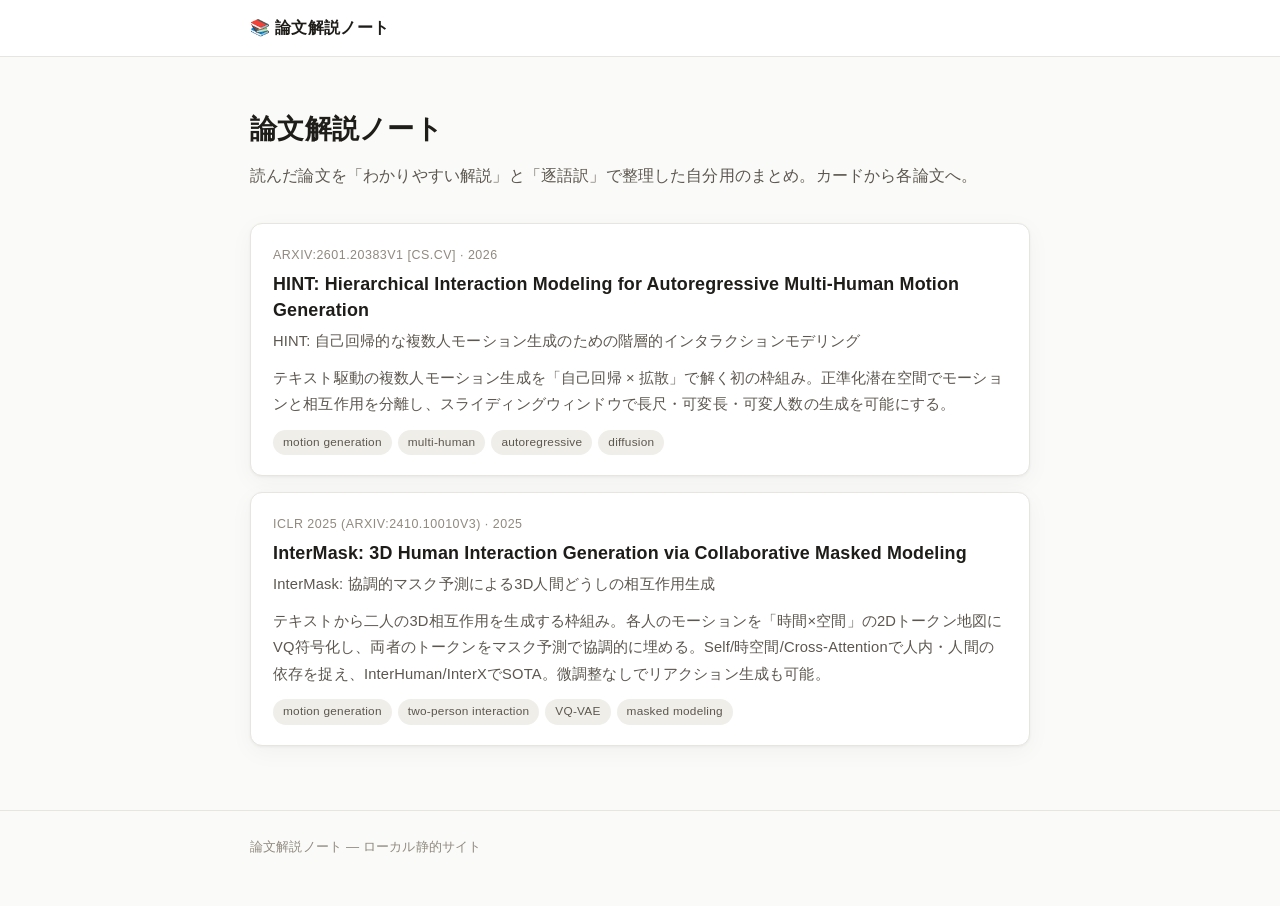
<file: index.html>
<!DOCTYPE html>
<html lang="ja">
<head>
  <meta charset="utf-8">
  <meta name="viewport" content="width=device-width, initial-scale=1">
  <title>論文解説ノート</title>
  <link rel="stylesheet" href="assets/style.css">
</head>
<body>
  <header class="site-header">
    <div class="wrap">
      <a class="home" href="index.html">📚 論文解説ノート</a>
    </div>
  </header>

  <main class="wrap">
    <section class="hero">
      <h1>論文解説ノート</h1>
      <p>読んだ論文を「わかりやすい解説」と「逐語訳」で整理した自分用のまとめ。カードから各論文へ。</p>
    </section>

    <div id="paper-list" class="paper-list"><!-- papers.js から自動生成 --></div>
  </main>

  <footer class="site-footer">
    <div class="wrap">論文解説ノート — ローカル静的サイト</div>
  </footer>

  <script src="assets/papers.js"></script>
  <script src="assets/site.js"></script>
</body>
</html>
</file>
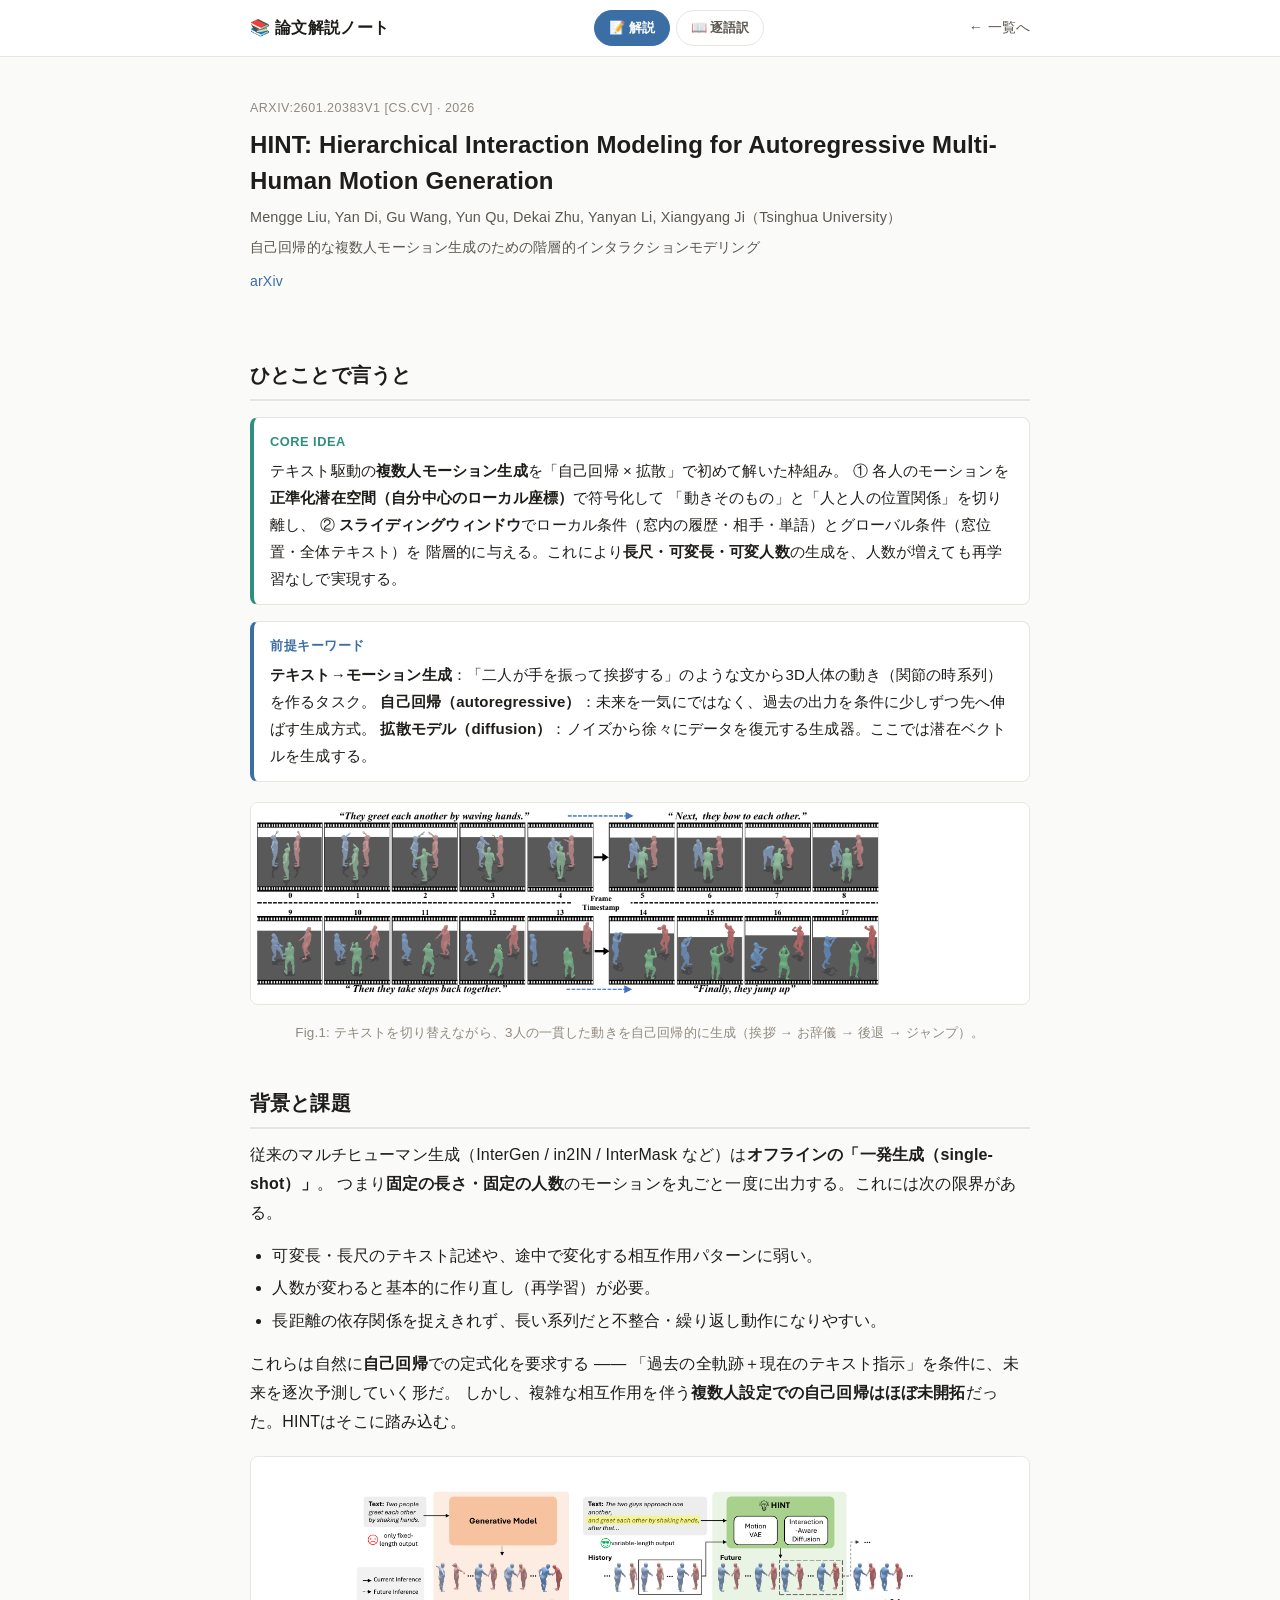
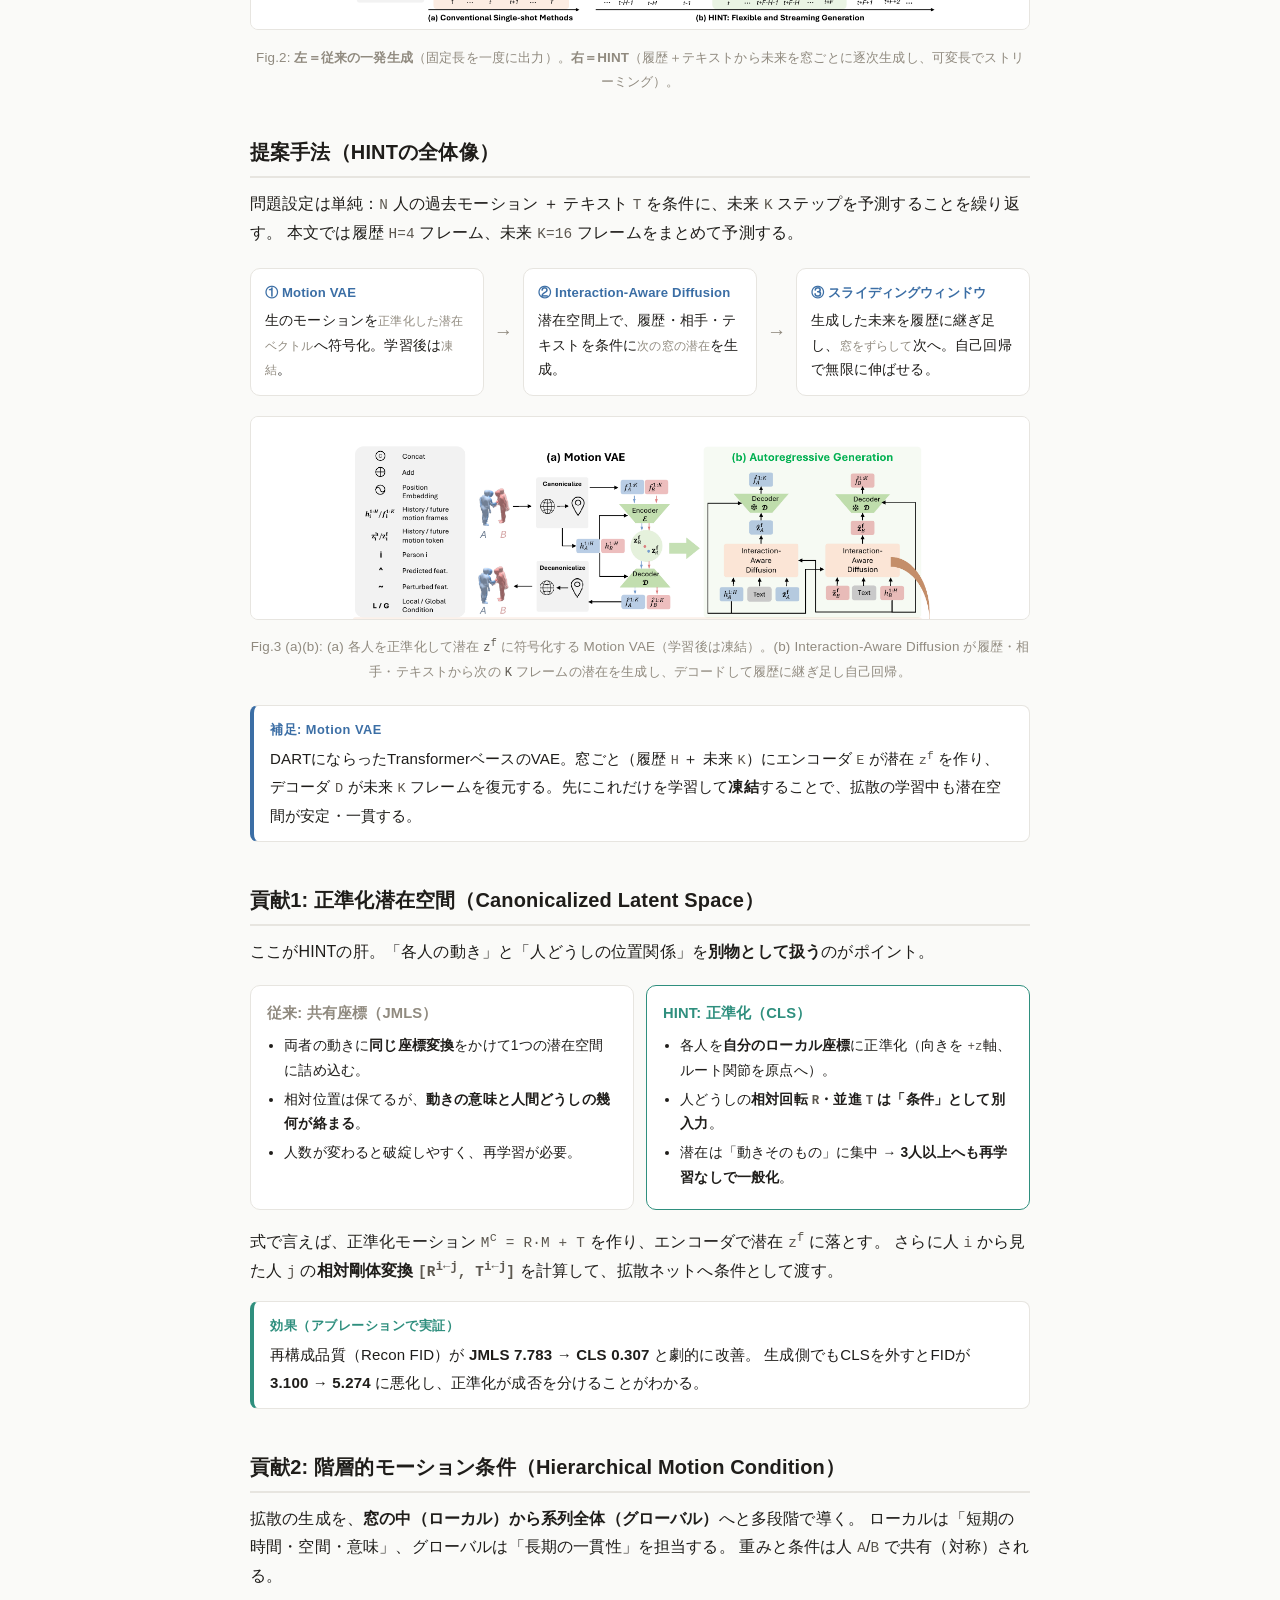
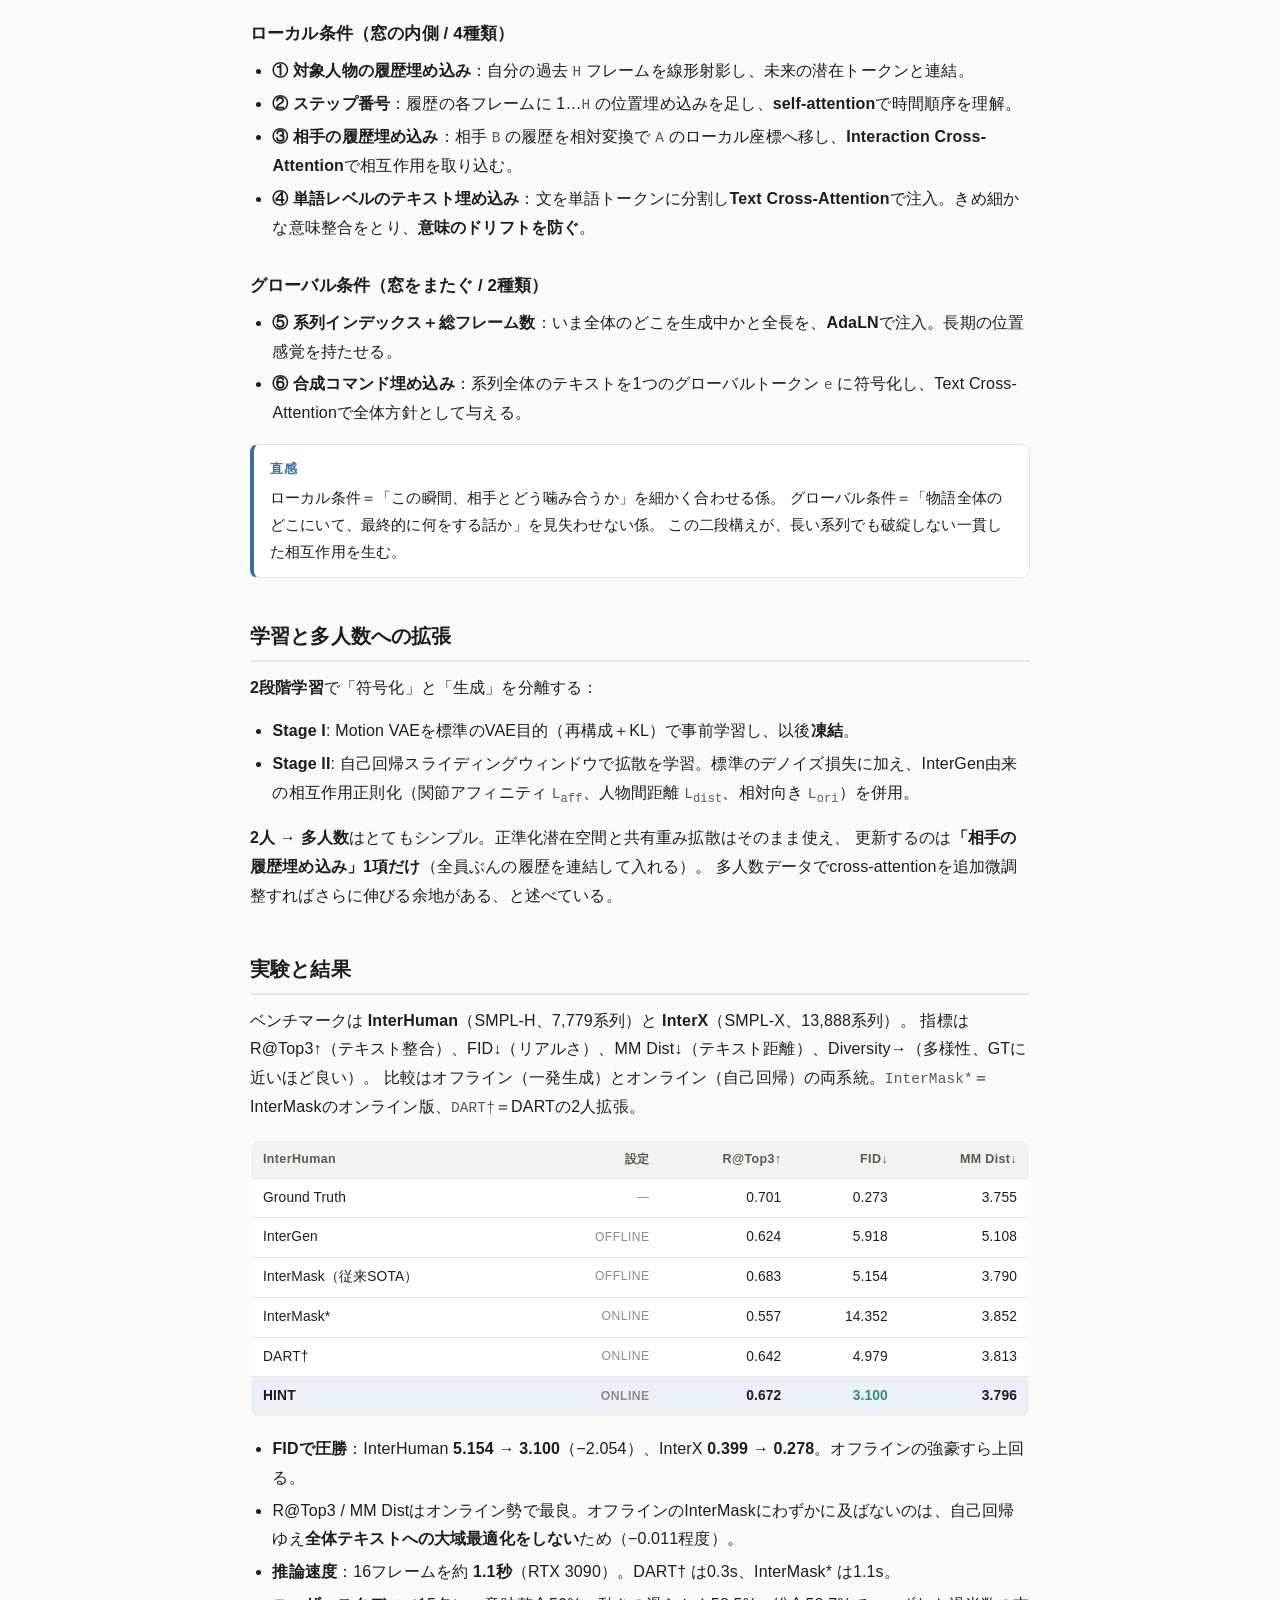
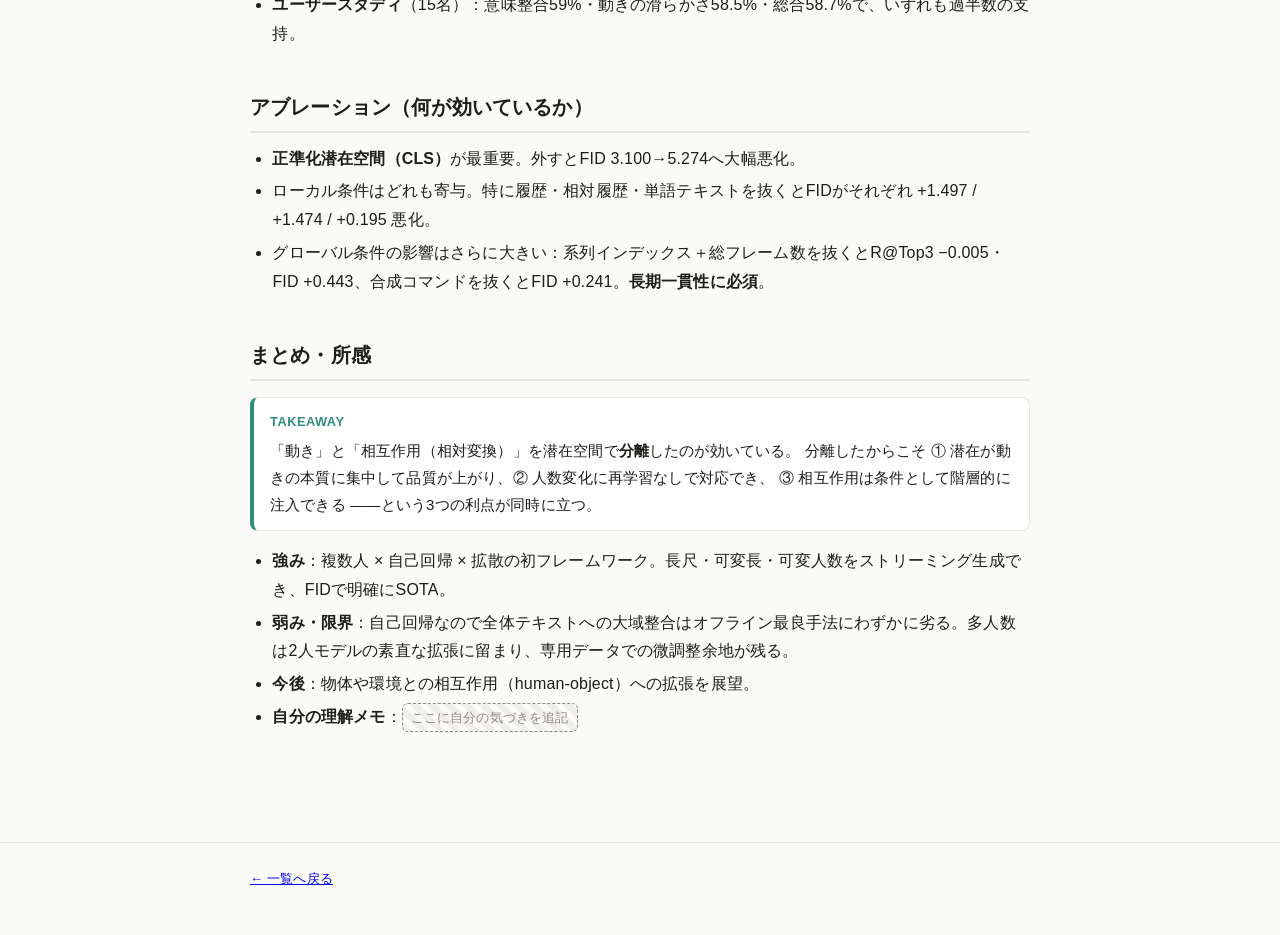
<file: papers/hint/index.html>
<!DOCTYPE html>
<html lang="ja">
<head>
  <meta charset="utf-8">
  <meta name="viewport" content="width=device-width, initial-scale=1">
  <title>HINT — 論文解説ノート</title>
  <link rel="stylesheet" href="../../assets/style.css">
</head>
<body>
  <header class="site-header">
    <div class="wrap">
      <a class="home" href="../../index.html">📚 論文解説ノート</a>
      <nav class="mode-switch" role="tablist" aria-label="表示モード">
        <button data-mode="explain"   role="tab">📝 解説</button>
        <button data-mode="translate" role="tab">📖 逐語訳</button>
      </nav>
      <a class="back" href="../../index.html">← 一覧へ</a>
    </div>
  </header>

  <main class="wrap">
    <!-- ===== 論文ヘッダー ===== -->
    <section class="paper-head">
      <div class="card-meta">arXiv:2601.20383v1 [cs.CV] · 2026</div>
      <h1>HINT: Hierarchical Interaction Modeling for Autoregressive Multi-Human Motion Generation</h1>
      <p class="authors">Mengge Liu, Yan Di, Gu Wang, Yun Qu, Dekai Zhu, Yanyan Li, Xiangyang Ji（Tsinghua University）</p>
      <p class="authors">自己回帰的な複数人モーション生成のための階層的インタラクションモデリング</p>
      <p class="links">
        <a href="https://arxiv.org/abs/2601.20383" target="_blank" rel="noopener">arXiv</a>
      </p>
    </section>

    <!-- ===== 解説モード ===== -->
    <article class="mode-pane content" data-mode="explain">

      <h2 id="tldr">ひとことで言うと</h2>
      <div class="note key">
        <span class="label">CORE IDEA</span>
        テキスト駆動の<strong>複数人モーション生成</strong>を「自己回帰 × 拡散」で初めて解いた枠組み。
        ① 各人のモーションを<strong>正準化潜在空間（自分中心のローカル座標）</strong>で符号化して
        「動きそのもの」と「人と人の位置関係」を切り離し、
        ② <strong>スライディングウィンドウ</strong>でローカル条件（窓内の履歴・相手・単語）とグローバル条件（窓位置・全体テキスト）を
        階層的に与える。これにより<strong>長尺・可変長・可変人数</strong>の生成を、人数が増えても再学習なしで実現する。
      </div>
      <div class="note">
        <span class="label">前提キーワード</span>
        <strong>テキスト→モーション生成</strong>：「二人が手を振って挨拶する」のような文から3D人体の動き（関節の時系列）を作るタスク。
        <strong>自己回帰（autoregressive）</strong>：未来を一気にではなく、過去の出力を条件に少しずつ先へ伸ばす生成方式。
        <strong>拡散モデル（diffusion）</strong>：ノイズから徐々にデータを復元する生成器。ここでは潜在ベクトルを生成する。
      </div>
      <figure>
        <img src="../../assets/img/hint/fig1_teaser.png" alt="HINTによる3人モーション生成の例">
        <figcaption>Fig.1: テキストを切り替えながら、3人の一貫した動きを自己回帰的に生成（挨拶 → お辞儀 → 後退 → ジャンプ）。</figcaption>
      </figure>

      <h2 id="problem">背景と課題</h2>
      <p>
        従来のマルチヒューマン生成（InterGen / in2IN / InterMask など）は<strong>オフラインの「一発生成（single-shot）」</strong>。
        つまり<strong>固定の長さ・固定の人数</strong>のモーションを丸ごと一度に出力する。これには次の限界がある。
      </p>
      <ul>
        <li>可変長・長尺のテキスト記述や、途中で変化する相互作用パターンに弱い。</li>
        <li>人数が変わると基本的に作り直し（再学習）が必要。</li>
        <li>長距離の依存関係を捉えきれず、長い系列だと不整合・繰り返し動作になりやすい。</li>
      </ul>
      <p>
        これらは自然に<strong>自己回帰</strong>での定式化を要求する ——
        「過去の全軌跡＋現在のテキスト指示」を条件に、未来を逐次予測していく形だ。
        しかし、複雑な相互作用を伴う<strong>複数人設定での自己回帰はほぼ未開拓</strong>だった。HINTはそこに踏み込む。
      </p>
      <figure>
        <img src="../../assets/img/hint/fig2_comparison.png" alt="従来の一発生成とHINTの比較">
        <figcaption>Fig.2: <strong>左＝従来の一発生成</strong>（固定長を一度に出力）。<strong>右＝HINT</strong>（履歴＋テキストから未来を窓ごとに逐次生成し、可変長でストリーミング）。</figcaption>
      </figure>

      <h2 id="method">提案手法（HINTの全体像）</h2>
      <p>
        問題設定は単純：<span class="kbd">N</span> 人の過去モーション ＋ テキスト <span class="kbd">T</span> を条件に、未来 <span class="kbd">K</span> ステップを予測することを繰り返す。
        本文では履歴 <span class="kbd">H=4</span> フレーム、未来 <span class="kbd">K=16</span> フレームをまとめて予測する。
      </p>

      <div class="flow">
        <div class="box"><b>① Motion VAE</b>生のモーションを<span class="sub">正準化した潜在ベクトル</span>へ符号化。学習後は<span class="sub">凍結</span>。</div>
        <div class="arrow">→</div>
        <div class="box"><b>② Interaction-Aware Diffusion</b>潜在空間上で、履歴・相手・テキストを条件に<span class="sub">次の窓の潜在</span>を生成。</div>
        <div class="arrow">→</div>
        <div class="box"><b>③ スライディングウィンドウ</b>生成した未来を履歴に継ぎ足し、<span class="sub">窓をずらして</span>次へ。自己回帰で無限に伸ばせる。</div>
      </div>
      <figure>
        <img src="../../assets/img/hint/fig3_pipeline.png" alt="HINTのパイプライン: Motion VAEと自己回帰生成">
        <figcaption>Fig.3 (a)(b): (a) 各人を正準化して潜在 <span class="kbd">z<sup>f</sup></span> に符号化する Motion VAE（学習後は凍結）。(b) Interaction-Aware Diffusion が履歴・相手・テキストから次の <span class="kbd">K</span> フレームの潜在を生成し、デコードして履歴に継ぎ足し自己回帰。</figcaption>
      </figure>
      <div class="note">
        <span class="label">補足: Motion VAE</span>
        DARTにならったTransformerベースのVAE。窓ごと（履歴 <span class="kbd">H</span> ＋ 未来 <span class="kbd">K</span>）にエンコーダ <span class="kbd">E</span> が潜在 <span class="kbd">z<sup>f</sup></span> を作り、
        デコーダ <span class="kbd">D</span> が未来 <span class="kbd">K</span> フレームを復元する。先にこれだけを学習して<strong>凍結</strong>することで、拡散の学習中も潜在空間が安定・一貫する。
      </div>

      <h2 id="m-canonical">貢献1: 正準化潜在空間（Canonicalized Latent Space）</h2>
      <p>
        ここがHINTの肝。「各人の動き」と「人どうしの位置関係」を<strong>別物として扱う</strong>のがポイント。
      </p>
      <div class="compare">
        <div class="col bad">
          <h4>従来: 共有座標（JMLS）</h4>
          <ul>
            <li>両者の動きに<strong>同じ座標変換</strong>をかけて1つの潜在空間に詰め込む。</li>
            <li>相対位置は保てるが、<strong>動きの意味と人間どうしの幾何が絡まる</strong>。</li>
            <li>人数が変わると破綻しやすく、再学習が必要。</li>
          </ul>
        </div>
        <div class="col good">
          <h4>HINT: 正準化（CLS）</h4>
          <ul>
            <li>各人を<strong>自分のローカル座標</strong>に正準化（向きを <span class="kbd">+z</span>軸、ルート関節を原点へ）。</li>
            <li>人どうしの<strong>相対回転 <span class="kbd">R</span>・並進 <span class="kbd">T</span> は「条件」として別入力</strong>。</li>
            <li>潜在は「動きそのもの」に集中 → <strong>3人以上へも再学習なしで一般化</strong>。</li>
          </ul>
        </div>
      </div>
      <p>
        式で言えば、正準化モーション <span class="kbd">M<sup>c</sup> = R·M + T</span> を作り、エンコーダで潜在 <span class="kbd">z<sup>f</sup></span> に落とす。
        さらに人 <span class="kbd">i</span> から見た人 <span class="kbd">j</span> の<strong>相対剛体変換 <span class="kbd">[R<sup>i←j</sup>, T<sup>i←j</sup>]</span></strong> を計算して、拡散ネットへ条件として渡す。
      </p>
      <div class="note key">
        <span class="label">効果（アブレーションで実証）</span>
        再構成品質（Recon FID）が <strong>JMLS 7.783 → CLS 0.307</strong> と劇的に改善。
        生成側でもCLSを外すとFIDが <strong>3.100 → 5.274</strong> に悪化し、正準化が成否を分けることがわかる。
      </div>

      <h2 id="m-hmc">貢献2: 階層的モーション条件（Hierarchical Motion Condition）</h2>
      <p>
        拡散の生成を、<strong>窓の中（ローカル）から系列全体（グローバル）</strong>へと多段階で導く。
        ローカルは「短期の時間・空間・意味」、グローバルは「長期の一貫性」を担当する。
        重みと条件は人 <span class="kbd">A</span>/<span class="kbd">B</span> で共有（対称）される。
      </p>

      <h3>ローカル条件（窓の内側 / 4種類）</h3>
      <ul>
        <li><strong>① 対象人物の履歴埋め込み</strong>：自分の過去 <span class="kbd">H</span> フレームを線形射影し、未来の潜在トークンと連結。</li>
        <li><strong>② ステップ番号</strong>：履歴の各フレームに 1…<span class="kbd">H</span> の位置埋め込みを足し、<strong>self-attention</strong>で時間順序を理解。</li>
        <li><strong>③ 相手の履歴埋め込み</strong>：相手 <span class="kbd">B</span> の履歴を相対変換で <span class="kbd">A</span> のローカル座標へ移し、<strong>Interaction Cross-Attention</strong>で相互作用を取り込む。</li>
        <li><strong>④ 単語レベルのテキスト埋め込み</strong>：文を単語トークンに分割し<strong>Text Cross-Attention</strong>で注入。きめ細かな意味整合をとり、<strong>意味のドリフトを防ぐ</strong>。</li>
      </ul>

      <h3>グローバル条件（窓をまたぐ / 2種類）</h3>
      <ul>
        <li><strong>⑤ 系列インデックス＋総フレーム数</strong>：いま全体のどこを生成中かと全長を、<strong>AdaLN</strong>で注入。長期の位置感覚を持たせる。</li>
        <li><strong>⑥ 合成コマンド埋め込み</strong>：系列全体のテキストを1つのグローバルトークン <span class="kbd">e</span> に符号化し、Text Cross-Attentionで全体方針として与える。</li>
      </ul>
      <div class="note">
        <span class="label">直感</span>
        ローカル条件＝「この瞬間、相手とどう噛み合うか」を細かく合わせる係。
        グローバル条件＝「物語全体のどこにいて、最終的に何をする話か」を見失わせない係。
        この二段構えが、長い系列でも破綻しない一貫した相互作用を生む。
      </div>

      <h2 id="train">学習と多人数への拡張</h2>
      <p><strong>2段階学習</strong>で「符号化」と「生成」を分離する：</p>
      <ul>
        <li><strong>Stage I</strong>: Motion VAEを標準のVAE目的（再構成＋KL）で事前学習し、以後<strong>凍結</strong>。</li>
        <li><strong>Stage II</strong>: 自己回帰スライディングウィンドウで拡散を学習。標準のデノイズ損失に加え、InterGen由来の相互作用正則化（関節アフィニティ <span class="kbd">L<sub>aff</sub></span>、人物間距離 <span class="kbd">L<sub>dist</sub></span>、相対向き <span class="kbd">L<sub>ori</sub></span>）を併用。</li>
      </ul>
      <p>
        <strong>2人 → 多人数</strong>はとてもシンプル。正準化潜在空間と共有重み拡散はそのまま使え、
        更新するのは<strong>「相手の履歴埋め込み」1項だけ</strong>（全員ぶんの履歴を連結して入れる）。
        多人数データでcross-attentionを追加微調整すればさらに伸びる余地がある、と述べている。
      </p>

      <h2 id="results">実験と結果</h2>
      <p>
        ベンチマークは <strong>InterHuman</strong>（SMPL-H、7,779系列）と <strong>InterX</strong>（SMPL-X、13,888系列）。
        指標は R@Top3↑（テキスト整合）、FID↓（リアルさ）、MM Dist↓（テキスト距離）、Diversity→（多様性、GTに近いほど良い）。
        比較はオフライン（一発生成）とオンライン（自己回帰）の両系統。<span class="kbd">InterMask*</span>＝InterMaskのオンライン版、<span class="kbd">DART†</span>＝DARTの2人拡張。
      </p>
      <div class="table-scroll">
        <table class="data">
          <thead>
            <tr><th>InterHuman</th><th>設定</th><th>R@Top3↑</th><th>FID↓</th><th>MM Dist↓</th></tr>
          </thead>
          <tbody>
            <tr><td>Ground Truth</td><td class="grp">—</td><td>0.701</td><td>0.273</td><td>3.755</td></tr>
            <tr><td>InterGen</td><td class="grp">offline</td><td>0.624</td><td>5.918</td><td>5.108</td></tr>
            <tr><td>InterMask（従来SOTA）</td><td class="grp">offline</td><td>0.683</td><td>5.154</td><td>3.790</td></tr>
            <tr><td>InterMask*</td><td class="grp">online</td><td>0.557</td><td>14.352</td><td>3.852</td></tr>
            <tr><td>DART†</td><td class="grp">online</td><td>0.642</td><td>4.979</td><td>3.813</td></tr>
            <tr class="hl"><td>HINT</td><td class="grp">online</td><td>0.672</td><td class="win">3.100</td><td>3.796</td></tr>
          </tbody>
        </table>
      </div>
      <ul>
        <li><strong>FIDで圧勝</strong>：InterHuman <strong>5.154 → 3.100</strong>（−2.054）、InterX <strong>0.399 → 0.278</strong>。オフラインの強豪すら上回る。</li>
        <li>R@Top3 / MM Distはオンライン勢で最良。オフラインのInterMaskにわずかに及ばないのは、自己回帰ゆえ<strong>全体テキストへの大域最適化をしない</strong>ため（−0.011程度）。</li>
        <li><strong>推論速度</strong>：16フレームを約 <strong>1.1秒</strong>（RTX 3090）。DART† は0.3s、InterMask* は1.1s。</li>
        <li><strong>ユーザースタディ</strong>（15名）：意味整合59%・動きの滑らかさ58.5%・総合58.7%で、いずれも過半数の支持。</li>
      </ul>

      <h2 id="ablation">アブレーション（何が効いているか）</h2>
      <ul>
        <li><strong>正準化潜在空間（CLS）</strong>が最重要。外すとFID 3.100→5.274へ大幅悪化。</li>
        <li>ローカル条件はどれも寄与。特に履歴・相対履歴・単語テキストを抜くとFIDがそれぞれ +1.497 / +1.474 / +0.195 悪化。</li>
        <li>グローバル条件の影響はさらに大きい：系列インデックス＋総フレーム数を抜くとR@Top3 −0.005・FID +0.443、合成コマンドを抜くとFID +0.241。<strong>長期一貫性に必須</strong>。</li>
      </ul>

      <h2 id="takeaway">まとめ・所感</h2>
      <div class="note key">
        <span class="label">TAKEAWAY</span>
        「動き」と「相互作用（相対変換）」を潜在空間で<strong>分離</strong>したのが効いている。
        分離したからこそ ① 潜在が動きの本質に集中して品質が上がり、② 人数変化に再学習なしで対応でき、
        ③ 相互作用は条件として階層的に注入できる ——という3つの利点が同時に立つ。
      </div>
      <ul>
        <li><strong>強み</strong>：複数人 × 自己回帰 × 拡散の初フレームワーク。長尺・可変長・可変人数をストリーミング生成でき、FIDで明確にSOTA。</li>
        <li><strong>弱み・限界</strong>：自己回帰なので全体テキストへの大域整合はオフライン最良手法にわずかに劣る。多人数は2人モデルの素直な拡張に留まり、専用データでの微調整余地が残る。</li>
        <li><strong>今後</strong>：物体や環境との相互作用（human-object）への拡張を展望。</li>
        <li><strong>自分の理解メモ</strong>：<span class="todo">ここに自分の気づきを追記</span></li>
      </ul>

    </article>

    <!-- ===== 逐語訳モード ===== -->
    <article class="mode-pane content" data-mode="translate">

      <p class="tr-intro">
        各節を <em>原文（上・小さい斜体）</em> と <b>和訳（下）</b> の対で並べています。
        和訳中の<span class="tnote">点線の語</span>には、画面<b>右の余白に訳註</b>が出ます（注を探しに行く必要はありません）。
        ※画面が狭いときは訳註が段落の下に畳まれます。
      </p>

      <!-- ========== Abstract ========== -->
      <h2 id="tr-abstract"><span class="tr-sec-num">—</span>Abstract（要旨）</h2>

      <div class="tr-block">
        <div class="tr-main">
          <p class="src">Text-driven multi-human motion generation with complex interactions remains a challenging problem. Despite progress in performance, existing offline methods that generate fixed-length motions with a fixed number of agents, are inherently limited in handling long or variable text, and varying agent counts. These limitations naturally encourage autoregressive formulations, which predict future motions step by step conditioned on all past trajectories and current text guidance.</p>
          <p class="dst">複雑な相互作用を伴う、テキスト駆動の複数人モーション生成は、依然として難しい問題である。性能面では進展があるものの、固定長のモーションを固定人数で生成する既存の<span class="tnote">オフライン手法</span>は、長いテキストや可変長のテキスト、そして人数の変化を扱う上で本質的に限界がある。こうした限界は自然に、過去の全軌跡と現在のテキスト指示を条件として未来のモーションを一歩ずつ予測する<span class="tnote">自己回帰的</span>な定式化を促す。</p>
        </div>
        <div class="tr-notes">
          <aside class="sn"><b>オフライン手法 <span class="en">offline</span></b>：系列全体を一度にまとめて生成する方式。途中から条件を変えられず、長さも人数も生成前に固定する必要がある。↔ オンライン（逐次生成）。</aside>
          <aside class="sn"><b>自己回帰 <span class="en">autoregressive</span></b>：自分が直前までに出力した結果を入力に戻し、次を予測…を繰り返す生成方式。文章生成（次の単語予測）と同じ考え方で、長さを自由に伸ばせる。</aside>
        </div>
      </div>

      <div class="tr-block">
        <div class="tr-main">
          <p class="src">In this work, we introduce HINT, the first autoregressive framework for multi-human motion generation with Hierarchical INTeraction modeling in diffusion. First, HINT leverages a disentangled motion representation within a canonicalized latent space, decoupling local motion semantics from inter-person interactions. This design facilitates direct adaptation to varying numbers of human participants without requiring additional refinement.</p>
          <p class="dst">本研究では <strong>HINT</strong> を提案する。これは、拡散モデルの中で<strong>階層的な相互作用（Hierarchical INTeraction）</strong>をモデル化する、複数人モーション生成のための初の自己回帰フレームワークである。第一に、HINT は<span class="tnote">正準化潜在空間</span>の中で<span class="tnote">分離された（disentangled）</span>モーション表現を用い、局所的な動きの意味（local motion semantics）と人物間の相互作用とを切り離す。この設計により、追加の微調整なしに、人数の変化へ直接適応できる。</p>
        </div>
        <div class="tr-notes">
          <aside class="sn"><b>正準化潜在空間 <span class="en">canonicalized latent space</span></b>：各人の動きを「自分中心のローカル座標」に揃えて（＝正準化して）から潜在ベクトルに符号化する空間。絶対位置を取り除き、動きそのものに集中させる。</aside>
          <aside class="sn"><b>分離／もつれ解き <span class="en">disentangled</span></b>：「動きの中身」と「人どうしの位置関係」のように、本来別物の要素を潜在表現の中で混ぜず、別軸として扱うこと。</aside>
        </div>
      </div>

      <div class="tr-block">
        <div class="tr-main">
          <p class="src">Second, HINT adopts a sliding-window strategy for efficient online generation, and aggregates local within-window and global cross-window conditions to capture past human history, inter-person dependencies, and align with text guidance. This strategy not only enables fine-grained interaction modeling within each window but also preserves long-horizon coherence across all the long sequence. Extensive experiments on public benchmarks demonstrate that HINT matches the performance of strong offline models and surpasses autoregressive baselines. Notably, on InterHuman, HINT achieves an FID of 3.100, significantly improving over the previous state-of-the-art score of 5.154.</p>
          <p class="dst">第二に、HINT は効率的なオンライン生成のために<span class="tnote">スライディングウィンドウ</span>戦略を採用し、窓内の<strong>局所条件</strong>と窓をまたぐ<strong>大域条件</strong>を集約して、過去の人物履歴・人物間の依存関係を捉え、テキスト指示と整合させる。この戦略は、各窓内のきめ細かい相互作用のモデル化を可能にするだけでなく、長い系列全体にわたって<span class="tnote">長期的な一貫性</span>を保つ。公開ベンチマークでの広範な実験により、HINT は強力なオフラインモデルに匹敵する性能を示し、自己回帰ベースラインを上回ることが示された。特に InterHuman において、HINT は <span class="tnote">FID</span> 3.100 を達成し、従来の最高値 5.154 を大幅に改善した。</p>
        </div>
        <div class="tr-notes">
          <aside class="sn"><b>スライディングウィンドウ <span class="en">sliding window</span></b>：一定幅の「窓」を時間軸上で少しずつずらしながら、窓ごとに処理する手法。ここでは窓ごとに次の数フレームを生成し、それを履歴に継ぎ足して窓をずらす。</aside>
          <aside class="sn"><b>長期的一貫性 <span class="en">long-horizon coherence</span></b>：系列が長くなっても動きが破綻・反復せず、物語として筋が通っている状態。自己回帰の弱点になりやすい点。</aside>
          <aside class="sn"><b>FID <span class="en">Fréchet Inception Distance</span></b>：生成結果と本物（GT）の特徴分布の近さを測る指標。<b>小さいほど良い</b>＝よりリアル。</aside>
        </div>
      </div>

      <!-- ========== 1 Introduction ========== -->
      <h2 id="tr-1"><span class="tr-sec-num">1</span>Introduction（はじめに）</h2>

      <div class="tr-block full">
        <div class="tr-main">
          <p class="src">Human motion generation shows diverse applications spanning character animation, human-robot interaction, virtual reality, and content creation. Recently, text-driven approaches have received growing attention, as they allow natural language to serve as a human-friendly control for generating semantically aligned human trajectories. Beyond the single-human setting, generating realistic, diverse, and controllable interactions for multiple humans remains highly challenging.</p>
          <p class="dst">人体モーション生成は、キャラクターアニメーション、人間–ロボット相互作用、バーチャルリアリティ、コンテンツ制作にまたがる多様な応用を持つ。近年は、自然言語を人にやさしい制御手段として使い、意味的に整合した人体軌跡を生成できることから、テキスト駆動のアプローチが注目を集めている。単一人物の設定を超えて、複数の人物に対して写実的で多様かつ制御可能な相互作用を生成することは、依然として極めて難しい。</p>
        </div>
      </div>

      <figure class="tr-fig wide">
        <img src="../../assets/img/hint/fig1_teaser.png" alt="Figure 1: HINTによる3人モーション生成">
        <figcaption><b>Figure 1.</b> HINTによる3人モーション生成の例。テキストを切り替えながら（挨拶 → お辞儀 → 後退 → ジャンプ）、3人の一貫した動きを自己回帰的に生成する。</figcaption>
      </figure>

      <div class="tr-block">
        <div class="tr-main">
          <p class="src">Existing approaches are offline frameworks that generate motions of a fixed frame length and a fixed number of agents, as shown in Fig. 2(a). While effective for short sequences, these methods are inherently limited in handling variable-length natural language descriptions, dynamic interaction patterns, and varying agent counts. Moreover, they often fail to capture long-range dependencies across extended motion sequences, leading to incoherent or repetitive behaviors. These challenges naturally call for autoregressive formulations, as shown in Fig. 2(b), where future motions are generated step by step conditioned on both past trajectories and textual instructions. Yet, autoregressive models in this domain remain underexplored, particularly for the multi-human setting with complex interactions.</p>
          <p class="dst">既存のアプローチは（図2(a)のように）固定フレーム長・固定人数のモーションを生成するオフラインの枠組みである。短い系列には有効だが、これらの手法は可変長の自然言語記述、動的に変化する相互作用パターン、そして人数の変化を扱う上で本質的に限界がある。さらに、長いモーション系列にわたる<span class="tnote">長距離依存</span>を捉えきれないことが多く、一貫性を欠いた、あるいは反復的な振る舞いに陥りやすい。これらの課題は自然に、（図2(b)のように）過去の軌跡とテキスト指示の両方を条件として未来のモーションを一歩ずつ生成する自己回帰的な定式化を要求する。しかし、この領域での自己回帰モデル、とりわけ複雑な相互作用を伴う複数人設定でのそれは、いまだ十分に探究されていない。</p>
        </div>
        <div class="tr-notes">
          <aside class="sn"><b>長距離依存 <span class="en">long-range dependency</span></b>：時間的に遠く離れたフレーム同士の関係。例えば「最初に挨拶したから最後にお辞儀する」といった、離れた文脈のつながり。</aside>
        </div>
      </div>

      <figure class="tr-fig wide">
        <img src="../../assets/img/hint/fig2_comparison.png" alt="Figure 2: アーキテクチャの比較">
        <figcaption><b>Figure 2.</b> アーキテクチャの比較。<b>(a) 従来の一発生成（single-shot）</b>：固定長を一度に出力する。<b>(b) HINT</b>：履歴＋テキストから未来を窓ごとに逐次生成し、可変長でストリーミングする。</figcaption>
      </figure>

      <div class="tr-block">
        <div class="tr-main">
          <p class="src">In this work, we propose HINT, the first autoregressive diffusion-based framework for multi-human motion generation with hierarchical interaction modeling in diffusion. HINT presents two novel contributions. First, Canonicalized Latent Space, which encodes each human's motion in its own local coordinate system, rather than encoding all agents in world coordinates. Prior approaches typically adopt such joint space, where motion dynamics are entangled with inter-agent positions, limiting scalability and requiring re-training when the number of agents changes. In contrast, HINT decouples individual motion representation from social interactions, while explicit relative transformations (rotations and translations) among agents are provided separately as conditions in diffusion. This separation enables the latent space to concentrate on motion semantics and ensures seamless adaptability to scenarios involving variable number of agents without finetuning or re-training.</p>
          <p class="dst">本研究では、拡散モデルの中で階層的に相互作用をモデル化する、複数人モーション生成のための初の自己回帰・拡散ベース枠組み <strong>HINT</strong> を提案する。HINT には2つの新規な貢献がある。第一は<strong>正準化潜在空間</strong>であり、全エージェントを世界座標で符号化するのではなく、各人の動きをその人自身のローカル座標系で符号化する。従来手法は典型的にこのような<span class="tnote">共有空間（joint space）</span>を採用しており、動きのダイナミクスがエージェント間の位置関係と<strong>もつれ合って</strong>しまうため、スケーラビリティが制限され、人数が変わると再学習が必要になる。対照的に HINT は、個々の動き表現を社会的な相互作用から切り離し、エージェント間の明示的な<span class="tnote">相対変換（回転・並進）</span>を拡散モデルへの条件として別に与える。この分離により、潜在空間は動きの意味に集中でき、微調整や再学習なしに人数が変わるシナリオへ滑らかに適応できる。</p>
        </div>
        <div class="tr-notes">
          <aside class="sn"><b>共有空間 <span class="en">Joint Multi-Human Latent Space (JMLS)</span></b>：両者の動きに同じ座標変換をかけ、ひとつの潜在空間にまとめて詰め込む従来方式。相対位置は保てるが動きと幾何が絡む。本論文の比較対象。</aside>
          <aside class="sn"><b>相対変換（回転R・並進T）<span class="en">rigid transformation</span></b>：「人Aから見て人Bがどの向き・どの位置にいるか」を表す剛体変換。動きとは分けて、条件として与える。</aside>
        </div>
      </div>

      <div class="tr-block">
        <div class="tr-main">
          <p class="src">Second, we propose a sliding-window strategy for efficient online generation. Local to global temporal, spatial, and semantic cues are then aggregated to guide the diffusion process. Local conditions are collected inside each window, i.e., target human's motion history, step index, partners' motion, and word-level text guidance, capturing fine-grained social and temporal dependencies within the window and preventing semantic drift. Global conditions, including sequence index of the current window, total frame length, and compositional command text guidance, are used to locate the current window within the entire sequence and thereby enforce long-term consistency. This hierarchical design enables natural, coherent, and semantically aligned multi-human motion generation, as shown in Fig. 1.</p>
          <p class="dst">第二に、効率的なオンライン生成のためのスライディングウィンドウ戦略を提案する。局所から大域にわたる時間的・空間的・意味的な手がかりを集約し、拡散過程を導く。<strong>局所条件</strong>は各窓の内側で集められ、すなわち対象人物の動き履歴・ステップ番号・相手の動き・単語レベルのテキスト指示からなり、窓内のきめ細かい社会的・時間的依存を捉えて<span class="tnote">意味のドリフト</span>を防ぐ。<strong>大域条件</strong>は、現在の窓の系列インデックス・総フレーム数・<span class="tnote">合成コマンド</span>のテキスト指示からなり、系列全体の中で現在の窓の位置を特定して長期的な一貫性を強制する。この階層的な設計により、図1のように自然で一貫した、意味的に整合した複数人モーション生成が可能になる。</p>
        </div>
        <div class="tr-notes">
          <aside class="sn"><b>意味のドリフト <span class="en">semantic drift</span></b>：生成を続けるうちに、最初のテキスト指示の意味から動きが少しずつずれていく現象。単語レベルの細かい整合で抑える。</aside>
          <aside class="sn"><b>合成コマンド <span class="en">compositional command</span></b>：複数の指示が連結された、系列全体を表すテキスト全体。1つの大域トークンに符号化して全体方針として使う。</aside>
        </div>
      </div>

      <div class="tr-block full">
        <div class="tr-main">
          <p class="src">We conduct extensive experiments on the InterHuman and InterX benchmarks. Results show that HINT not only matches the performance of strong offline methods but also outperforms existing autoregressive baselines by a large margin.</p>
          <p class="dst">我々は InterHuman と InterX のベンチマークで広範な実験を行った。結果は、HINT が強力なオフライン手法に匹敵する性能を示すだけでなく、既存の自己回帰ベースラインを大差で上回ることを示している。</p>
        </div>
      </div>

      <!-- ========== 2 Related Work ========== -->
      <h2 id="tr-2"><span class="tr-sec-num">2</span>Related Work（関連研究）</h2>

      <h3>Single Human Motion Generation（単一人物のモーション生成）</h3>
      <div class="tr-block">
        <div class="tr-main">
          <p class="src">Recent work approaches single-person motion generation mainly with diffusion or autoregressive models. Diffusion-based methods capture complex distributions and yield high-quality sequences across modalities such as text, audio, and scene context, but are typically limited to fixed-length clips. Autoregressive models instead generate motions step by step, enabling variable-length synthesis and finer control, though they are prone to error accumulation. DART bridges these paradigms through a latent diffusion–autoregressive design that supports streaming, controllable motion generation. We build on this paradigm to extend autoregressive diffusion to multi-human interaction, explicitly modeling semantic dependencies and coordination between participants.</p>
          <p class="dst">近年の研究は、単一人物のモーション生成を主に拡散モデルまたは自己回帰モデルで扱う。拡散ベースの手法は複雑な分布を捉え、テキスト・音声・シーン文脈といった様々なモダリティにわたって高品質な系列を生み出すが、典型的には固定長のクリップに限られる。一方で自己回帰モデルはモーションを一歩ずつ生成し、可変長の合成とより細かい制御を可能にするが、<span class="tnote">誤差の蓄積</span>に陥りやすい。<strong>DART</strong> は、潜在拡散と自己回帰を組み合わせた設計によってこれらのパラダイムを橋渡しし、ストリーミング可能で制御可能なモーション生成を支える。我々はこのパラダイムの上に立ち、自己回帰拡散を複数人の相互作用へ拡張し、参加者間の意味的依存と協調を明示的にモデル化する。</p>
        </div>
        <div class="tr-notes">
          <aside class="sn"><b>誤差の蓄積 <span class="en">error accumulation</span></b>：自己回帰では自分の出力を次の入力に使うため、わずかな誤差が後段へ繰り返し伝播して雪だるま式に増えること。</aside>
          <aside class="sn"><b>DART</b>：潜在拡散＋自己回帰でストリーミング生成を実現した先行研究。本手法の土台。後述の比較で2人版「DART†」として登場。</aside>
        </div>
      </div>

      <h3>Human-Human Interaction Generation（人間どうしの相互作用生成）</h3>
      <div class="tr-block">
        <div class="tr-main">
          <p class="src">Recent years have witnessed increasing interest in human interaction motion generation, particularly in the areas of reaction and inter-action generation. Reaction generation aims to synthesize plausible responses conditioned on a partner's motion, with approaches ranging from Transformer-based coordination and diffusion with distance constraints to physics-driven modeling, spatio-temporal cross-attention, and reasoning with LLMs. Interaction generation instead models both humans jointly, using dual-branch diffusion, lightweight communication across pretrained models, dual-level textual prompts, LLM-based planning, or masked spatio-temporal token prediction.</p>
          <p class="dst">近年、人間の相互作用モーション生成、とりわけ<strong>反応（reaction）生成</strong>と<strong>相互作用（interaction）生成</strong>の領域への関心が高まっている。反応生成は、相手の動きを条件としてもっともらしい応答を合成することを目指し、その手法は Transformer ベースの協調や距離制約付き拡散から、物理駆動のモデリング、時空間クロスアテンション、LLM による推論まで幅広い。一方で相互作用生成は両者を同時にモデル化し、二分岐拡散、事前学習済みモデル間の軽量な通信、二層のテキストプロンプト、LLM ベースの計画、あるいはマスク付き時空間トークン予測などを用いる。</p>
        </div>
        <div class="tr-notes">
          <aside class="sn"><b>反応生成 vs 相互作用生成</b>：前者は「相手の動きが与えられ、それへの応答を作る」片方向。後者は「2人ぶんを同時に」生成する。HINT は後者（さらに自己回帰）に当たる。</aside>
        </div>
      </div>

      <div class="tr-block full">
        <div class="tr-main">
          <p class="src">Beyond pairwise interactions, SocialGen leverages language descriptions for group social behaviors, Multi-Person Interaction Generation scales two-person priors to larger groups, and PINO enables long-duration and customizable generation for arbitrary group sizes. Despite these advances, most methods still generate fixed-length sequences, limiting their applicability in real-time and streaming scenarios.</p>
          <p class="dst">2者間の相互作用を超えて、SocialGen は集団の社会的振る舞いに言語記述を活用し、Multi-Person Interaction Generation は2人用の事前分布をより大きな集団へ拡張し、PINO は任意の集団規模に対して長時間かつカスタマイズ可能な生成を可能にする。これらの進展にもかかわらず、ほとんどの手法は依然として固定長の系列を生成しており、リアルタイム・ストリーミングの場面での適用性が制限されている。</p>
        </div>
      </div>

      <!-- ========== 3 Method ========== -->
      <h2 id="tr-3"><span class="tr-sec-num">3</span>Method（手法）</h2>

      <div class="tr-block">
        <div class="tr-main">
          <p class="src">We address text-driven online multi-human motion generation, which sequentially predicts future poses of N agents conditioned on their past motions and a textual description T. Formally, let</p>
          <div class="eq">M<sup>1:T</sup> = { m<sup>t</sup><sub>(i)</sub> ∈ ℝ<sup>d</sup> | i = 1,…,N; t = 1,…,T } <span class="num">(1)</span></div>
          <p class="src">denote the motion sequence of N humans over T timesteps, where m<sup>t</sup><sub>(i)</sub> is the motion representation of agent i at time t, d is the dimension of the representation. Autoregressive multi-human motion generation recursively predicts</p>
          <div class="eq">M̂<sup>t:t+K</sup> ∼ p<sub>θ</sub>( M<sup>t:t+K</sup> | M̂<sup>1:t−1</sup>, T<sup>1:t+K</sup> ) <span class="num">(2)</span></div>
          <p class="src">with trained parameters θ, thereby capturing both temporal dependencies across timesteps and social dependencies across humans. We jointly predict K future timesteps for efficiency. For clarity, we use h<sup>1:H</sup><sub>A</sub> to represent the H-timestep history motion of agent A and f<sup>1:K</sup><sub>A</sub> to represent the K-timestep future motion within a sliding window. We empirically set H = 4, K = 16.</p>
          <p class="dst">我々は、テキスト駆動の<strong>オンライン</strong>複数人モーション生成に取り組む。これは、過去のモーションとテキスト記述 T を条件に、N 人のエージェントの未来の姿勢を逐次的に予測するものである。形式的には、式(1) を T ステップにわたる N 人のモーション系列とする。ここで m<sup>t</sup><sub>(i)</sub> は時刻 t におけるエージェント i のモーション表現、d はその表現の次元である。自己回帰的な複数人モーション生成は、学習済みパラメータ θ を用いて式(2) を再帰的に予測し、これによってタイムステップ間の<strong>時間的依存</strong>と人物間の<strong>社会的依存</strong>の両方を捉える。効率のため、K ステップぶんの未来を同時に予測する。記法の明確化のため、h<sup>1:H</sup><sub>A</sub> をエージェント A の H ステップの履歴モーション、f<sup>1:K</sup><sub>A</sub> をスライディングウィンドウ内の K ステップの未来モーションとする。経験的に H = 4, K = 16 と設定する。</p>
        </div>
        <div class="tr-notes">
          <aside class="sn"><b>記号の読み方</b>：M̂ の「^（ハット）」は予測値。下付き (i) は人物番号、上付き 1:T は「1〜T フレーム」を表す範囲。p<sub>θ</sub> はパラメータ θ を持つ確率モデル（拡散）。</aside>
          <aside class="sn"><b>H=4, K=16</b>：履歴として直近4フレームを見て、未来16フレームをまとめて生成する、という窓の設定。</aside>
        </div>
      </div>

      <h3>3.1 Overview of HINT（全体像）</h3>
      <div class="tr-block full">
        <div class="tr-main">
          <p class="src">Fig. 3 demonstrates the two-human motion generation pipeline of HINT, which employs a sliding-window strategy to autoregressively extend future segments with a diffusion model (see Fig. 2). We show that HINT naturally generalizes to multi-human settings in Sec. 3.5.</p>
          <p class="dst">図3 は HINT の2人モーション生成パイプラインを示す。これはスライディングウィンドウ戦略を用い、拡散モデルで未来のセグメントを自己回帰的に延長する（図2参照）。HINT が複数人設定へ自然に一般化できることは 3.5 節で示す。</p>
        </div>
      </div>

      <figure class="tr-fig wide">
        <img src="../../assets/img/hint/fig3_pipeline.png" alt="Figure 3 (a)(b): Motion VAEと自己回帰生成">
        <figcaption><b>Figure 3 (a)(b).</b> <b>(a) Motion VAE</b>：各人を正準化（Canonicalize）して潜在 z<sup>f</sup> に符号化し、デコーダ D で復元する（学習後は凍結）。<b>(b) 自己回帰生成</b>：Interaction-Aware Diffusion が次の K フレームの潜在を生成し、デコードして履歴に継ぎ足しながら窓をずらす。（凡例：ⓒ=連結、⊕=加算、^=予測値、~=ノイズ付与、L/G=局所/大域条件）</figcaption>
      </figure>

      <div class="tr-block">
        <div class="tr-main">
          <p class="src"><b>Motion VAE.</b> In Fig. 3(a), we first construct a canonicalized shared latent space to map raw motion sequences into latent representations. Concretely, the motion of each individual, m_A, m_B ∈ ℝ<sup>T×d</sup>, with T timesteps and d dimensions, is divided into overlapping windows and canonicalized in its local coordinate to remove absolute position. A transformer-based Motion VAE, following DART, is then employed for sliding-window modeling. The VAE consists of an encoder E and a decoder D. Given a window with H history h<sup>1:H</sup><sub>(i)</sub> and K future frames f<sup>1:K</sup><sub>(i)</sub> for human i ∈ {A,B}, E conditions on the history and encodes the future into a latent vector z<sup>f</sup><sub>(i)</sub> ∈ ℝ<sup>l</sup> in the shared latent space. D reconstructs the K future frames from z<sup>f</sup><sub>(i)</sub>, conditioned on the corresponding history. Once trained, both encoder E and decoder D are frozen in subsequent modules, ensuring that the latent space remains stable and consistent.</p>
          <p class="dst"><b>Motion VAE。</b> 図3(a) では、まず生のモーション系列を潜在表現へ写すための正準化された共有潜在空間を構築する。具体的には、各個人の動き m_A, m_B ∈ ℝ<sup>T×d</sup>（T ステップ・d 次元）を重なり合う窓に分割し、絶対位置を取り除くために各自のローカル座標で正準化する。次に、DART にならった Transformer ベースの <span class="tnote">Motion VAE</span> をスライディングウィンドウのモデル化に用いる。VAE はエンコーダ E とデコーダ D からなる。人 i ∈ {A,B} の、H フレームの履歴 h<sup>1:H</sup><sub>(i)</sub> と K フレームの未来 f<sup>1:K</sup><sub>(i)</sub> をもつ窓が与えられると、E は履歴を条件として未来を共有潜在空間内の潜在ベクトル z<sup>f</sup><sub>(i)</sub> ∈ ℝ<sup>l</sup> に符号化する。D は対応する履歴を条件として、z<sup>f</sup><sub>(i)</sub> から K フレームの未来を復元する。一度学習されると、エンコーダ E とデコーダ D は以降のモジュールでは<span class="tnote">凍結</span>され、潜在空間が安定かつ一貫に保たれる。</p>
        </div>
        <div class="tr-notes">
          <aside class="sn"><b>VAE <span class="en">Variational Auto-Encoder</span></b>：データを確率的な潜在ベクトルに圧縮（エンコード）し、そこから復元（デコード）する生成モデル。ここでは「動き」を潜在 z に圧縮する役割。</aside>
          <aside class="sn"><b>凍結 <span class="en">frozen</span></b>：学習済みの重みを固定し、以降の学習で更新しないこと。潜在空間を安定させ、拡散側の学習を一貫させる狙い。</aside>
        </div>
      </div>

      <div class="tr-block">
        <div class="tr-main">
          <p class="src"><b>Sliding-Window Strategy for Autoregressive Generation.</b> As illustrated in Fig. 3(b), HINT employs a sliding-window autoregressive process for both training and generation. During training, the ground-truth motion sequence is divided into overlapping windows. Future frames in each window are encoded into a latent z<sup>f</sup><sub>(i)</sub>, i ∈ {A,B} by the motion encoder E, where noise is added to obtain z̃<sup>f</sup><sub>(i)</sub>. Conditioned on z̃<sup>f</sup><sub>(i)</sub>, historical motion h<sup>f</sup><sub>(i)</sub>, and text T, the Interaction-Aware Diffusion model learns to predict the denoised latent ẑ<sup>f</sup><sub>(i)</sub>. During inference, we sample a future latent ẑ<sup>f</sup><sub>(i)</sub> conditioned on the history and text. Then the frozen decoder D reconstructs the future K frames f̂<sup>1:K</sup><sub>(i)</sub> from ẑ<sup>f</sup><sub>(i)</sub>. f̂<sup>1:K</sup><sub>(i)</sub> is appended to the history to condition the next window, proceeding autoregressively.</p>
          <p class="dst"><b>自己回帰生成のためのスライディングウィンドウ戦略。</b> 図3(b) に示すように、HINT は学習と生成の両方でスライディングウィンドウの自己回帰過程を用いる。学習時には、正解（GT）のモーション系列を重なり合う窓に分割する。各窓の未来フレームは、モーションエンコーダ E によって潜在 z<sup>f</sup><sub>(i)</sub>（i ∈ {A,B}）に符号化され、そこへ<span class="tnote">ノイズ</span>を加えて z̃<sup>f</sup><sub>(i)</sub> を得る。この z̃<sup>f</sup><sub>(i)</sub>・履歴モーション h<sup>f</sup><sub>(i)</sub>・テキスト T を条件として、Interaction-Aware Diffusion モデルは<span class="tnote">ノイズ除去後</span>の潜在 ẑ<sup>f</sup><sub>(i)</sub> を予測するよう学習する。推論時には、履歴とテキストを条件に未来潜在 ẑ<sup>f</sup><sub>(i)</sub> をサンプリングする。次いで凍結されたデコーダ D が ẑ<sup>f</sup><sub>(i)</sub> から未来 K フレーム f̂<sup>1:K</sup><sub>(i)</sub> を復元する。f̂<sup>1:K</sup><sub>(i)</sub> を履歴に継ぎ足して次の窓の条件とし、自己回帰的に進めていく。</p>
        </div>
        <div class="tr-notes">
          <aside class="sn"><b>拡散モデルの学習と推論 <span class="en">diffusion</span></b>：学習＝正解の潜在にノイズを足し、それを「取り除く」訓練。推論＝ノイズから出発し、条件に沿って徐々にノイズを除いて潜在を生成する。</aside>
        </div>
      </div>

      <div class="tr-block">
        <div class="tr-main">
          <p class="src"><b>Interaction-Aware Diffusion.</b> Fig. 3(c) illustrates the Interaction-Aware Diffusion module, exemplified with two-human interaction generation. The model employs shared weights and shared conditioning signals for both agents A and B, ensuring that the same model parameters are applied symmetrically across the two. Taking the motion generation of human A as an example, the model is first conditioned on the historical motion sequences of both human A and human B, denoted as h<sup>1:H</sup><sub>A</sub> and h<sup>1:H</sup><sub>B</sub>, respectively. Then the relative rotation R<sup>A←B</sup> and translation T<sup>A←B</sup> are encoded and integrated. Additionally, the module integrates a set of hierarchical conditions: 1) step index within the current temporal window; 2) word-level text embedding; 3) sequence index of the current window in the overall sequence, total frame length T_N to be generated according to the textual description; and 4) compositional command embedding.</p>
          <p class="dst"><b>Interaction-Aware Diffusion（相互作用を意識した拡散）。</b> 図3(c) は、2人相互作用生成を例に Interaction-Aware Diffusion モジュールを図示する。このモデルはエージェント A・B の両方に<span class="tnote">重みと条件信号を共有</span>させ、同じモデルパラメータが2人に対称的に適用されることを保証する。人 A のモーション生成を例にとると、モデルはまず人 A・人 B 双方の履歴モーション系列（それぞれ h<sup>1:H</sup><sub>A</sub>, h<sup>1:H</sup><sub>B</sub>）を条件とする。次に相対回転 R<sup>A←B</sup> と並進 T<sup>A←B</sup> が符号化・統合される。さらにモジュールは階層的な条件の集合を統合する：1) 現在の時間窓内のステップ番号、2) 単語レベルのテキスト埋め込み、3) 系列全体における現在の窓の系列インデックスと、テキスト記述に従って生成すべき総フレーム数 T_N、4) 合成コマンド埋め込み。</p>
        </div>
        <div class="tr-notes">
          <aside class="sn"><b>重み・条件の共有（対称）</b>：人Aを生成するネットと人Bを生成するネットを別々に持たず、同一のネットワークをA/B入れ替えて使う。これにより人数が増えても破綻しにくい。</aside>
        </div>
      </div>

      <figure class="tr-fig wide">
        <img src="../../assets/img/hint/fig3c_diffusion.png" alt="Figure 3 (c): Interaction-Aware Diffusion">
        <figcaption><b>Figure 3 (c).</b> Interaction-Aware Diffusion モジュール（人 A の視点）。<b>局所条件</b>：(1) 対象人物の履歴埋め込み、(2) ステップ番号、(3) 相手の履歴＋相対変換 R<sup>A←B</sup>,T<sup>A←B</sup>、(4) 単語レベルのテキスト埋め込み。<b>大域条件</b>：(5) 総フレーム数 T<sub>N</sub>・系列インデックス t、(6) 合成コマンド埋め込み。これらが Self-attention / Interaction Cross-Attention / Text Cross-Attention / AdaLN を通じて N ブロックに注入され、次の潜在 ẑ<sup>f</sup> を生成する。本文 3.3 節の (c-1)〜(c-6) は図中の (1)〜(6) に対応する。</figcaption>
      </figure>

      <h3>3.2 Canonicalized Latent Space（正準化潜在空間）</h3>
      <div class="tr-block">
        <div class="tr-main">
          <p class="src">We propose a Canonicalized Latent Space, as illustrated in Fig. 3(a), which encodes explicit motion sequences into compact latents. Existing methods on human-human interaction generation often adopt a Joint Multi-Human Latent Space by applying the same coordinate transformation to both agents' motions, which preserves relative position but entangles motion semantics with inter-person geometry, hindering generalization to multi-human scenarios. Instead, we perform independent canonicalization and normalization for each agent A, B, transforming motions to their respective local coordinate, while explicitly encoding relative transformations (rotation R<sup>A←B</sup> and translation T<sup>A←B</sup>) as conditions for the generative model. Specifically, after canonicalization, each individual is oriented toward the positive z-axis, with the root joint positioned at the origin.</p>
          <p class="dst">図3(a) に示す<strong>正準化潜在空間</strong>を提案する。これは明示的なモーション系列をコンパクトな潜在へ符号化する。人間どうしの相互作用生成における既存手法は、しばしば両エージェントの動きに同じ座標変換を適用する<span class="tnote">共有多人数潜在空間（JMLS）</span>を採用するが、これは相対位置を保つ一方で動きの意味を人物間の幾何ともつれさせ、複数人シナリオへの一般化を妨げる。代わりに我々は、各エージェント A, B に対して独立に正準化と正規化を行い、動きをそれぞれのローカル座標へ変換しつつ、相対変換（回転 R<sup>A←B</sup> と並進 T<sup>A←B</sup>）を生成モデルの条件として明示的に符号化する。具体的には、正準化の後、各個人は<span class="tnote">+z 軸の向きにそろえられ、ルート関節が原点</span>に置かれる。</p>
        </div>
        <div class="tr-notes">
          <aside class="sn"><b>JMLS <span class="en">Joint Multi-Human Latent Space</span></b>：従来の「共有座標」方式。本手法（CLS）の主要な比較対象で、表3で再構成品質が大きく劣る（Recon FID 7.783 vs 0.307）ことが示される。</aside>
          <aside class="sn"><b>+z 軸／ルート関節を原点</b>：各人を「正面が+z方向・腰（ルート）が原点」に毎回そろえること（＝正準化）。これで世界座標上のどこにいるか・どちら向きかという絶対情報を消す。</aside>
        </div>
      </div>

      <div class="tr-block">
        <div class="tr-main">
          <p class="src">Formally, given a motion sequence M<sub>(i)</sub> for human i ∈ {A,B}, the canonicalized motion is defined as M<sup>c</sup><sub>(i)</sub> = R<sub>(i)</sub>M<sub>(i)</sub> + T<sub>(i)</sub>, where R<sub>(i)</sub> and T<sub>(i)</sub> denote the rotation and the translation, respectively. Following the reparameterization strategy, the latent representation z<sup>f</sup><sub>(i)</sub> is obtained via the encoder E as</p>
          <div class="eq">z<sup>f</sup><sub>(i)</sub> ∼ q<sub>φ</sub>( z<sup>f</sup><sub>(i)</sub> | M<sup>c</sup><sub>(i)</sub> ), <span class="num">(3)</span></div>
          <p class="src">where q<sub>φ</sub> is a Gaussian inference network. Training objectives are described in Sec. 3.4. To inject relative positional information, we compute the relative rigid transformation as follows,</p>
          <div class="eq">R<sup>i←j</sup> = R<sub>(i)</sub>R<sub>(j)</sub><sup>⊤</sup>,  T<sup>i←j</sup> = T<sub>(i)</sub> − R<sup>i←j</sup>T<sub>(j)</sub>. <span class="num">(4)</span></div>
          <p class="src">This transformation [R<sup>i←j</sup>, T<sup>i←j</sup>] is encoded into the diffusion network as a condition term.</p>
          <p class="dst">形式的には、人 i ∈ {A,B} のモーション系列 M<sub>(i)</sub> が与えられたとき、正準化モーションを M<sup>c</sup><sub>(i)</sub> = R<sub>(i)</sub>M<sub>(i)</sub> + T<sub>(i)</sub> と定義する。ここで R<sub>(i)</sub>, T<sub>(i)</sub> はそれぞれ回転と並進である。<span class="tnote">再パラメータ化</span>の戦略にならい、潜在表現 z<sup>f</sup><sub>(i)</sub> はエンコーダ E を通じて式(3) のように得られる。ここで q<sub>φ</sub> はガウス推論ネットワークである。学習目的は 3.4 節で述べる。相対的な位置情報を注入するため、相対剛体変換を式(4) のように計算する。この変換 [R<sup>i←j</sup>, T<sup>i←j</sup>] が、条件項として拡散ネットワークに符号化される。</p>
        </div>
        <div class="tr-notes">
          <aside class="sn"><b>再パラメータ化 <span class="en">reparameterization trick</span></b>：VAE で潜在を確率的にサンプリングしつつ、勾配を流して学習できるようにする標準テクニック（Kingma &amp; Welling, 2013）。</aside>
          <aside class="sn"><b>式(4) の意味</b>：R<sup>i←j</sup> は「人jの向き」を「人iから見た向き」へ直す相対回転、T<sup>i←j</sup> は同様に相対並進。⊤ は転置（回転行列の逆＝転置）。</aside>
        </div>
      </div>

      <div class="tr-block">
        <div class="tr-main">
          <p class="src"><b>Canonicalized Latent Space vs. Joint Multi-Human Latent Space.</b> Our canonicalized latent space has two advantages over previous joint multi-human latent space. First, it effectively disentangles absolute position information from motion dynamics, forcing the latent to focus on the movement patterns themselves without being biased by spatial location. Second, such design enforces cross-human consistency in the latent space, thereby facilitating robust generalization to interactions involving three or more humans.</p>
          <p class="dst"><b>正準化潜在空間 vs. 共有多人数潜在空間。</b> 我々の正準化潜在空間は、従来の共有多人数潜在空間に対して2つの利点を持つ。第一に、絶対位置の情報を動きのダイナミクスから効果的に分離し、潜在を空間的な位置に偏らされることなく動きのパターンそのものに集中させる。第二に、この設計は潜在空間における人物間の一貫性を強制し、3人以上が関わる相互作用への頑健な一般化を促す。</p>
        </div>
      </div>

      <h3>3.3 Hierarchical Motion Condition（階層的モーション条件）</h3>
      <div class="tr-block">
        <div class="tr-main">
          <p class="src">To enable effective autoregressive motion generation, we incorporate local-to-global guidance into the diffusion process. Built upon a latent diffusion backbone, our Hierarchical Motion Condition (HMC) strategy organizes temporal, spatial, and semantic cues into multi-level conditions. We provide local conditions, which capture short-term dependencies and fine-grained semantic alignment within the current window, and global conditions, which enforce long-term consistency across the sequence described by the text guidance. We demonstrate HMC on human-human interaction generation (Fig. 3(c)), illustrating the procedure from human A's perspective, as weights and conditions are shared across both humans.</p>
          <p class="dst">効果的な自己回帰モーション生成を可能にするため、局所から大域への誘導を拡散過程に組み込む。潜在拡散のバックボーンの上に構築された我々の<strong>階層的モーション条件（HMC）</strong>戦略は、時間的・空間的・意味的な手がかりを多段階の条件へ整理する。短期の依存と窓内のきめ細かい意味整合を捉える<strong>局所条件</strong>と、テキスト指示が記述する系列全体にわたる長期一貫性を強制する<strong>大域条件</strong>を与える。HMC は人間どうしの相互作用生成（図3(c)）で示し、重みと条件が両者で共有されるため、人 A の視点から手続きを説明する。</p>
        </div>
      </div>

      <div class="tr-block">
        <div class="tr-main">
          <p class="src"><b>Local Conditions.</b> Within each window, we employ four types of local conditions as follows. <i>1) Target Human History Embedding.</i> As shown in Fig. 3(c-1), the history motion of human A, h<sup>1:H</sup><sub>A</sub>, is first mapped into a feature representation z<sup>h</sup><sub>A</sub> via a linear projection. z<sup>h</sup><sub>A</sub> is then concatenated with the future motion token z<sup>f</sup><sub>A</sub> to form the motion feature z<sub>A</sub>.</p>
          <p class="dst"><b>局所条件。</b> 各窓内で、次の4種類の局所条件を用いる。<i>1) 対象人物の履歴埋め込み。</i> 図3(c-1) のように、人 A の履歴モーション h<sup>1:H</sup><sub>A</sub> を、まず<span class="tnote">線形射影</span>によって特徴表現 z<sup>h</sup><sub>A</sub> に写す。次に z<sup>h</sup><sub>A</sub> を未来モーショントークン z<sup>f</sup><sub>A</sub> と連結し、モーション特徴 z<sub>A</sub> を作る。</p>
        </div>
        <div class="tr-notes">
          <aside class="sn"><b>線形射影 <span class="en">linear projection</span></b>：1枚の全結合層（行列をかける操作）で、入力を別の次元の特徴ベクトルへ変換すること。</aside>
        </div>
      </div>

      <div class="tr-block">
        <div class="tr-main">
          <p class="src"><i>2) Step Index.</i> Both human A and B provide H history frames. Each history frame is indexed by its timestep from 1 to H, and the index is encoded into an embedding e_s (Fig. 3(c-2)). Adding this to the motion feature z<sub>A</sub> yields z<sup>step</sup><sub>A</sub> = z<sub>A</sub> + e_s, which is then processed via self-attention to capture temporal dependencies:</p>
          <div class="eq">z<sup>self</sup><sub>A</sub> = SelfAttn( z<sup>step</sup><sub>A</sub>, z<sup>step</sup><sub>A</sub>, z<sup>step</sup><sub>A</sub> ). <span class="num">(5)</span></div>
          <p class="src">This enables the model to reason about temporal ordering within the prediction window.</p>
          <p class="dst"><i>2) ステップ番号。</i> 人 A・B はともに H フレームの履歴を与える。各履歴フレームには 1 から H までのタイムステップで番号が振られ、その番号は埋め込み e_s に符号化される（図3(c-2)）。これをモーション特徴 z<sub>A</sub> に加えると z<sup>step</sup><sub>A</sub> = z<sub>A</sub> + e_s が得られ、これを<span class="tnote">self-attention</span>で処理して時間的依存を捉える（式(5)）。これにより、予測窓内での時間順序についてモデルが推論できるようになる。</p>
        </div>
        <div class="tr-notes">
          <aside class="sn"><b>self-attention（自己注意）</b>：系列内の各要素が「系列内の他の要素」を参照し合って関係を測る Transformer の機構。SelfAttn(Q,K,V) の3引数が同じ＝自分自身の系列内で注意。</aside>
        </div>
      </div>

      <div class="tr-block">
        <div class="tr-main">
          <p class="src"><i>3) Partner History Embedding.</i> To model interactions, human B's history h<sup>1:H</sup><sub>B</sub> is transformed into human A's local coordinate via relative rotation R<sup>A←B</sup> and translation T<sup>A←B</sup> (Fig. 3(c-3)):</p>
          <div class="eq">h<sup>1:H</sup><sub>B→A</sub> = R<sup>A←B</sup> h<sup>1:H</sup><sub>B</sub> + T<sup>A←B</sup>. <span class="num">(6)</span></div>
          <p class="src">This is integrated into the diffusion model through Interaction Cross-Attention:</p>
          <div class="eq">z<sup>part</sup><sub>A</sub> = CrossAttn( z<sup>self</sup><sub>A</sub>, h<sup>1:H</sup><sub>B→A</sub>, h<sup>1:H</sup><sub>B→A</sub> ). <span class="num">(7)</span></div>
          <p class="dst"><i>3) 相手の履歴埋め込み。</i> 相互作用をモデル化するため、人 B の履歴 h<sup>1:H</sup><sub>B</sub> を、相対回転 R<sup>A←B</sup> と並進 T<sup>A←B</sup> によって人 A のローカル座標へ変換する（図3(c-3)、式(6)）。これは <span class="tnote">Interaction Cross-Attention</span> を通じて拡散モデルに統合される（式(7)）。</p>
        </div>
        <div class="tr-notes">
          <aside class="sn"><b>cross-attention（交差注意）</b>：「自分の特徴(Q)」が「別系統の情報(K,V)」を参照する機構。ここでは自分の動き(z<sup>self</sup><sub>A</sub>)が、Aの座標系に移した相手Bの履歴を参照することで相互作用を取り込む。</aside>
        </div>
      </div>

      <div class="tr-block">
        <div class="tr-main">
          <p class="src"><i>4) Word-Level Text Embedding.</i> Finally, we introduce word-level text embedding to impose fine-grained semantic constraints within each window, as depicted in Fig. 3(c-4). Since a single sentence may be very long or contain complex commands, we split it into words, each serving as a token, E_word = [e_1, …, e_L], where e_l denotes the embedding of the l-th token, and integrated into latent features via Text Cross-attention:</p>
          <div class="eq">z<sup>word</sup><sub>A</sub> = CrossAttn( z<sup>part</sup><sub>A</sub>, E_word, E_word ). <span class="num"></span></div>
          <p class="src">By jointly leveraging individual history, step index, partner history, and token-level text embedding, the model captures fine-grained interaction patterns and achieves precise text–motion alignment within each window, thereby alleviating semantic drift in long-sequence generation.</p>
          <p class="dst"><i>4) 単語レベルのテキスト埋め込み。</i> 最後に、各窓内できめ細かい意味的制約を課すため、単語レベルのテキスト埋め込みを導入する（図3(c-4)）。1つの文は非常に長かったり複雑なコマンドを含んだりしうるため、文を単語に分割し、各単語をトークンとする E_word = [e_1, …, e_L]（e_l は l 番目のトークンの埋め込み）として、Text Cross-attention を通じて潜在特徴に統合する（式(8) 上段）。個々の履歴・ステップ番号・相手の履歴・トークンレベルのテキスト埋め込みを同時に活用することで、モデルはきめ細かい相互作用パターンを捉え、各窓内で正確なテキスト–モーション整合を達成し、長系列生成における意味のドリフトを緩和する。</p>
        </div>
      </div>

      <div class="tr-block">
        <div class="tr-main">
          <p class="src"><b>Global Conditions.</b> Across all windows, we collect the following two types of global information. <i>1) Sequence Index and Total Frame Number.</i> In Fig. 3(c-5), we first incorporate both the global sequence index t and the total number of frames T_N of the corresponding text segment, which indicate the position of the current window within the entire motion sequence and the overall sequence length, respectively. This information is then injected into the diffusion network through Adaptive Layer Normalization (AdaLN), ensuring that the generation process is aware of both the frame-level position and the global temporal context.</p>
          <p class="dst"><b>大域条件。</b> 全ての窓にわたって、次の2種類の大域情報を集める。<i>1) 系列インデックスと総フレーム数。</i> 図3(c-5) では、まず大域的な系列インデックス t と、対応するテキストセグメントの総フレーム数 T_N の両方を取り込む。これらはそれぞれ、モーション系列全体における現在の窓の位置と、系列全体の長さを示す。この情報は次に <span class="tnote">Adaptive Layer Normalization (AdaLN)</span> を通じて拡散ネットワークに注入され、生成過程がフレーム単位の位置と大域的な時間文脈の両方を認識できるようにする。</p>
        </div>
        <div class="tr-notes">
          <aside class="sn"><b>AdaLN <span class="en">Adaptive Layer Normalization</span></b>：条件（ここでは位置や総フレーム数）に応じて正規化のスケール・シフトを動的に変える注入法。DiT などで広く使われる条件付け（Peebles &amp; Xie, 2023）。</aside>
        </div>
      </div>

      <div class="tr-block">
        <div class="tr-main">
          <p class="src"><i>2) Compositional Command Embedding.</i> If the user provides a textual description for the entire sequence, where the description consists of multiple interconnected commands that drive the human body to achieve one or more specific goals, we encode the whole text T into a single global token e to serve as guidance for the sequence generation, as depicted in Fig. 3(c-6). Then e is injected into the model through Text Cross-Attention to provide global semantic guidance across windows:</p>
          <div class="eq">z<sup>com</sup><sub>A</sub> = CrossAttn( z<sup>part</sup><sub>A</sub>, e, e ). <span class="num">(8)</span></div>
          <p class="src">Conceptually, word-level embeddings E_word = [e_1, …, e_L] serve as local conditions while compositional command embedding e functions as the global condition. In practice, however, both are concatenated and jointly fed into the same Text Cross-Attention block, allowing simultaneous modeling of fine-grained semantics and holistic context within a unified interaction.</p>
          <p class="dst"><i>2) 合成コマンド埋め込み。</i> ユーザーが系列全体に対するテキスト記述を与える場合（その記述が、人体に1つ以上の特定目標を達成させる、互いに連結した複数のコマンドからなるとき）、テキスト全体 T を単一の大域トークン e に符号化し、系列生成の指針とする（図3(c-6)）。次に e を Text Cross-Attention を通じてモデルに注入し、窓をまたぐ大域的な意味誘導を与える（式(8)）。概念的には、単語レベルの埋め込み E_word = [e_1, …, e_L] が局所条件として、合成コマンド埋め込み e が大域条件として機能する。ただし実際には両者を連結し、同じ Text Cross-Attention ブロックに同時に入力することで、きめ細かい意味と全体的な文脈を統一された相互作用の中で同時にモデル化する。</p>
        </div>
      </div>

      <h3>3.4 Training Strategy（学習戦略）</h3>
      <div class="tr-block">
        <div class="tr-main">
          <p class="src">We adopt a two-stage training strategy that decouples motion encoding and generation. <b>Stage I: Motion VAE Pretraining.</b> The Motion VAE is pretrained to obtain stable latent representations by optimizing the standard VAE objective:</p>
          <div class="eq">ℒ<sub>VAE</sub> = Σ<sub>i</sub> ℒ<sub>rec</sub>( M̂<sub>(i)</sub>, M<sub>(i)</sub> ) + β ℒ<sub>KL</sub>( q<sub>φ</sub>(z<sup>f</sup><sub>(i)</sub> | M<sup>c</sup><sub>(i)</sub>) ‖ p(z<sup>f</sup><sub>(i)</sub>) ), <span class="num">(9)</span></div>
          <p class="src">where ℒ<sub>rec</sub> reconstructs future frames, ℒ<sub>KL</sub> regularizes the latent distribution with KL divergence, β is a balancing factor, and p(z<sup>f</sup><sub>(i)</sub>) denotes the standard Gaussian prior. After pretraining, the encoder and decoder are frozen in generation.</p>
          <p class="dst">我々は、モーションの符号化と生成を切り離す2段階の学習戦略を採用する。<b>Stage I：Motion VAE の事前学習。</b> Motion VAE は、標準的な VAE 目的（式(9)）を最適化して安定した潜在表現を得るために事前学習される。ここで ℒ<sub>rec</sub> は未来フレームを再構成する項、ℒ<sub>KL</sub> は潜在分布を <span class="tnote">KL ダイバージェンス</span>で正則化する項、β はバランス係数、p(z<sup>f</sup><sub>(i)</sub>) は標準ガウス事前分布である。事前学習の後、エンコーダとデコーダは生成時には凍結される。</p>
        </div>
        <div class="tr-notes">
          <aside class="sn"><b>KLダイバージェンス <span class="en">KL divergence</span></b>：2つの確率分布の隔たりを測る量。VAEでは潜在分布を標準ガウス分布に近づける「正則化」に使う。β はその強さの重み。</aside>
        </div>
      </div>

      <div class="tr-block">
        <div class="tr-main">
          <p class="src"><b>Stage II: Diffusion with Autoregressive Sliding Window.</b> We train the Interaction-Aware Diffusion model using an autoregressive sliding-window strategy. At each window, the diffusion model is optimized with the standard denoising loss ℒ<sub>diff</sub>, augmented by interaction-specific regularizers inspired by InterGen, including joint affinity ℒ<sub>aff</sub>, cross-person distance constraint ℒ<sub>dist</sub>, and relative orientation ℒ<sub>ori</sub>:</p>
          <div class="eq">ℒ = ℒ<sub>diff</sub> + λ<sub>aff</sub>ℒ<sub>aff</sub> + λ<sub>dist</sub>ℒ<sub>dist</sub> + λ<sub>ori</sub>ℒ<sub>ori</sub>, <span class="num">(10)</span></div>
          <p class="src">where λ_* indicates balancing weights. Please refer to Appendix B.2 for details of each loss term.</p>
          <p class="dst"><b>Stage II：自己回帰スライディングウィンドウによる拡散。</b> Interaction-Aware Diffusion モデルを、自己回帰スライディングウィンドウ戦略で学習する。各窓において、拡散モデルは標準の<span class="tnote">デノイズ損失</span> ℒ<sub>diff</sub> を、InterGen に着想を得た相互作用固有の正則化項——関節アフィニティ ℒ<sub>aff</sub>、人物間の距離制約 ℒ<sub>dist</sub>、相対向き ℒ<sub>ori</sub>——で補強して最適化する（式(10)）。ここで λ_* はバランス重みである。各損失項の詳細は付録 B.2 を参照。</p>
        </div>
        <div class="tr-notes">
          <aside class="sn"><b>デノイズ損失 <span class="en">denoising loss</span></b>：拡散モデルの中心的な損失。加えたノイズ（または元の潜在）をどれだけ正しく当てられたかを測る。</aside>
          <aside class="sn"><b>相互作用の正則化（aff/dist/ori）</b>：InterGen 由来。関節どうしの近さ・人物間距離・相対的な体の向きを物理的に妥当に保つための補助項。</aside>
        </div>
      </div>

      <h3>3.5 From Two-Human to Multi-Human Motion Generation（2人から多人数へ）</h3>
      <div class="tr-block">
        <div class="tr-main">
          <p class="src">Built upon the Canonicalized Latent Space (Sec. 3.2) and the shared-weight Interaction-Aware Diffusion model (Fig. 3(c)), HINT naturally generalizes to multi-human interaction scenarios. The proposed space can be directly applied to multi-human motion generation without additional training, since it decouples individual motion with social interactions. For the diffusion model, we only update one condition term: partner history embedding (Sec. 3.3 Local Conditions) by directly concatenating all partners motion history and feeding them into the diffusion. We do not perform any fine-tuning when scaling to more humans. Here, we only provide the most straightforward extension from two-person to multi-person motion generation. If additional multi-person motion datasets are employed, fine-tuning the cross-attention module is expected to yield further performance improvements.</p>
          <p class="dst">正準化潜在空間（3.2節）と重み共有の Interaction-Aware Diffusion モデル（図3(c)）の上に構築されることで、HINT は複数人の相互作用シナリオへ自然に一般化する。提案した空間は、個々の動きを社会的相互作用から切り離しているため、追加学習なしに複数人モーション生成へ直接適用できる。拡散モデルについては、ただ1つの条件項——相手の履歴埋め込み（3.3節「局所条件」）——のみを更新する。すなわち、全ての相手の動き履歴を直接連結して拡散へ入力する。人数を増やす際に微調整は一切行わない。ここで示すのは、2人から多人数への最も素直な拡張に過ぎない。もし追加の多人数モーションデータセットを用いれば、cross-attention モジュールを微調整することでさらなる性能向上が期待される。</p>
        </div>
      </div>

      <!-- ========== 4 Experiments ========== -->
      <h2 id="tr-4"><span class="tr-sec-num">4</span>Experiments（実験）</h2>

      <div class="tr-block">
        <div class="tr-main">
          <p class="src"><b>Datasets.</b> We evaluate HINT on InterHuman and InterX. InterHuman comprises 7,779 motion sequences paired with 23,337 unique textual annotations containing 5,656 distinct words, and we adopt a representation similar to InterGen, where each frame is expressed as x<sup>i</sup> = [j<sup>p</sup><sub>i</sub>, j<sup>v</sup><sub>i</sub>, c<sup>f</sup>]. It is built upon the SMPL-H body model. Here, j<sup>p</sup> ∈ ℝ<sup>3N_j</sup> and j<sup>v</sup> ∈ ℝ<sup>3N_j</sup> represent the joint positions and velocities in the normalized local frame, j<sup>r</sup> ∈ ℝ<sup>6(N_j−1)</sup> denotes the 6D rotation of each joint, c<sup>f</sup> ∈ ℝ<sup>4</sup> is a binary foot-ground contact feature, and N_j denotes the number of joints, set to 22 for InterHuman. InterX is based on the SMPL-X body model and contains 13,888 motion sequences with 34,164 fine-grained textual descriptions. For InterX, N_j is set to 55.</p>
          <p class="dst"><b>データセット。</b> HINT を InterHuman と InterX で評価する。<span class="tnote">InterHuman</span> は 7,779 のモーション系列を、5,656 の異なる単語を含む 23,337 のユニークなテキスト注釈と対にしたものである。各フレームを x<sup>i</sup> = [j<sup>p</sup><sub>i</sub>, j<sup>v</sup><sub>i</sub>, c<sup>f</sup>] と表す、InterGen に類似した表現を採用する。これは <span class="tnote">SMPL-H</span> 人体モデルに基づく。ここで j<sup>p</sup>, j<sup>v</sup> は正規化ローカル系での関節位置と速度、j<sup>r</sup> は各関節の <span class="tnote">6D 回転</span>、c<sup>f</sup> は足–地面の接触を表す二値特徴、N_j は関節数で InterHuman では 22 に設定する。<span class="tnote">InterX</span> は SMPL-X 人体モデルに基づき、13,888 のモーション系列と 34,164 のきめ細かいテキスト記述を含む。InterX では N_j を 55 とする。</p>
        </div>
        <div class="tr-notes">
          <aside class="sn"><b>InterHuman / InterX</b>：いずれも2人の相互作用モーション＋テキストの公開ベンチマーク。InterX の方が関節数が多く（55 vs 22）、より細かい注釈を持つ。</aside>
          <aside class="sn"><b>SMPL-H / SMPL-X</b>：標準的な3D人体パラメトリックモデル。-H は手、-X は手＋顔まで含む拡張版。</aside>
          <aside class="sn"><b>6D 回転 <span class="en">6D rotation</span></b>：回転を学習に向いた連続的な6次元表現で持つ方式（Zhou et al., 2019）。オイラー角やクォータニオンより最適化が安定。</aside>
        </div>
      </div>

      <div class="tr-block">
        <div class="tr-main">
          <p class="src"><b>Baselines.</b> Offline baselines: T2M, MDM, ComMDM, InterGen, MoMat-MoGen, in2IN, and InterMask on InterHuman, and with T2M, MDM, ComMDM, InterGen, and InterMask on InterX. In addition, we introduce two extended baselines: InterMask*, which denotes our online adaptation of InterMask, and DART†, which denotes our extension of DART from single-human to two-human scenarios (see Appendix B.3 for details).</p>
          <p class="dst"><b>ベースライン。</b> オフラインのベースラインは、InterHuman では T2M, MDM, ComMDM, InterGen, MoMat-MoGen, in2IN, InterMask、InterX では T2M, MDM, ComMDM, InterGen, InterMask である。さらに2つの拡張ベースラインを導入する：<span class="tnote">InterMask*</span>（InterMask を我々がオンライン化したもの）と <span class="tnote">DART†</span>（DART を単一人物から2人シナリオへ拡張したもの）である（詳細は付録 B.3）。</p>
        </div>
        <div class="tr-notes">
          <aside class="sn"><b>InterMask*（アスタリスク）</b>：従来SOTAだったオフライン手法 InterMask を、公平比較のため著者らがオンライン（逐次）化した版。</aside>
          <aside class="sn"><b>DART†（ダガー）</b>：単一人物向けの DART を著者らが2人向けに拡張した版。自己回帰ベースラインの主要比較対象。</aside>
        </div>
      </div>

      <div class="tr-block">
        <div class="tr-main">
          <p class="src"><b>Evaluation Metrics.</b> R-Precision (reported as R@Top3) and Multimodal Distance (MM Dist) are used to evaluate text-motion consistency. Specifically, R-Precision measures the rank of the Euclidean distance between motion and text embeddings, while MM Dist computes the average Euclidean distance between each generated motion and its corresponding text. Fréchet Inception Distance (FID) evaluates the similarity in the feature space between generated and ground-truth motions, reflecting motion realism. Diversity (Div) measures motion variety via average pairwise feature distances among generated motions. All methods are evaluated 20 times with different random seeds, and we report the mean results with the 95% confidence interval.</p>
          <p class="dst"><b>評価指標。</b> テキスト–モーションの整合性の評価には <span class="tnote">R-Precision（R@Top3 として報告）</span>と <span class="tnote">Multimodal Distance（MM Dist）</span>を用いる。具体的には、R-Precision はモーション埋め込みとテキスト埋め込みの間のユークリッド距離の順位を測り、MM Dist は各生成モーションと対応テキストの間の平均ユークリッド距離を計算する。<span class="tnote">FID</span> は生成モーションと正解モーションの特徴空間における類似度を評価し、動きの写実性を反映する。<span class="tnote">Diversity（Div）</span>は生成モーション間の平均ペアワイズ特徴距離によって動きの多様性を測る。全手法を異なる乱数シードで20回評価し、平均結果を95%信頼区間とともに報告する。</p>
        </div>
        <div class="tr-notes">
          <aside class="sn"><b>R@Top3（R-Precision）</b>：テキストに最も合うモーションを上位3位以内に当てられた割合。<b>大きいほど良い</b>。</aside>
          <aside class="sn"><b>MM Dist</b>：モーションとテキストの距離の平均。<b>小さいほど良い</b>（よく一致）。</aside>
          <aside class="sn"><b>Diversity</b>：多様性。大小ではなく<b>GT（本物）に近いほど良い</b>（表中の「→」記号）。多すぎても少なすぎてもダメ。</aside>
        </div>
      </div>

      <div class="tr-block">
        <div class="tr-main">
          <p class="src"><b>Inference Speed.</b> HINT takes about 1.1s to generate 16 future frames from a single window on a single NVIDIA GeForce RTX 3090 GPU, while DART† takes about 0.3s and InterMask* takes about 1.1s under the same conditions.</p>
          <p class="dst"><b>推論速度。</b> HINT は、単一の NVIDIA GeForce RTX 3090 GPU 上で、1つの窓から16フレームの未来を生成するのに約 1.1 秒を要する。同条件で DART† は約 0.3 秒、InterMask* は約 1.1 秒である。</p>
        </div>
      </div>

      <h3>4.1 Comparison with Baselines（ベースラインとの比較）</h3>
      <div class="tr-block">
        <div class="tr-main">
          <p class="src">Tab. 1 presents the evaluation results. Among all compared methods, HINT achieves state-of-the-art FID scores of 3.100 on InterHuman and 0.278 on InterX, improving 2.054 and 0.121 over the second-best method, InterMask. This significant gain highlights the superior realism and naturalness of the motions generated by HINT, which can be primarily attributed to HINT's hierarchical interaction modeling strategy. It explicitly and comprehensively conditions on past motion histories and relative position relations between humans. As a result, within each sliding window, HINT is able to effectively capture and construct rich inter-human interactions.</p>
          <p class="dst">表1 に評価結果を示す。比較した全手法の中で、HINT は InterHuman で 3.100、InterX で 0.278 という最高(SOTA)の FID を達成し、2番目に良い手法 InterMask をそれぞれ 2.054、0.121 上回る。この大幅な向上は、HINT が生成するモーションの優れた写実性と自然さを際立たせるものであり、主に HINT の階層的相互作用モデリング戦略に起因する。これは過去のモーション履歴と人物間の相対位置関係を明示的かつ包括的に条件付ける。その結果、各スライディングウィンドウ内で HINT は豊かな人物間相互作用を効果的に捉え、構築できる。</p>
        </div>
      </div>

      <figure class="tr-fig wide">
        <img src="../../assets/img/hint/tab1_results.png" alt="Table 1: InterHumanとInterXの結果">
        <figcaption><b>Table 1.</b> InterHuman と InterX での結果。→ はGTに近いほど良い、↑/↓ は高い/低いほど良い、± は95%信頼区間、<b>太字</b>は最良。InterMask* は InterMask のオンライン版、DART† は DART の2人版。HINT は FID で InterHuman 3.100・InterX 0.278 と最良を達成。</figcaption>
      </figure>

      <div class="tr-block">
        <div class="tr-main">
          <p class="src">For other metrics, HINT is consistently superior to online competitors InterMask* and DART†, while slightly inferior to the offline method InterMask. For instance, on InterHuman, compared to InterMask, HINT shows a small decrease of 0.011 in R@Top3 and 0.006 in MM Dist. As an autoregressive method, HINT does not perform global optimization, which inevitably leads to insufficient alignment with the global text command. Overall, these experiment results validate HINT's effectiveness.</p>
          <p class="dst">その他の指標についても、HINT はオンラインの競合 InterMask* と DART† に一貫して優り、オフライン手法 InterMask にはわずかに劣る。例えば InterHuman では、InterMask と比べて HINT は R@Top3 で 0.011、MM Dist で 0.006 のわずかな低下を示す。自己回帰手法である HINT は<span class="tnote">大域最適化</span>を行わないため、大域的なテキストコマンドとの整合がどうしても不十分になる。総じて、これらの実験結果は HINT の有効性を裏づける。</p>
        </div>
        <div class="tr-notes">
          <aside class="sn"><b>大域最適化をしない</b>：自己回帰は「窓ごと」に逐次生成するため、系列全体のテキストに対してまとめて最適化はしない。オフライン手法に R@Top3/MM Dist でわずかに劣る理由。代わりに可変長・ストリーミングが可能。</aside>
        </div>
      </div>

      <div class="tr-block">
        <div class="tr-main">
          <p class="src">Fig. 5 shows qualitative comparisons of InterMask, InterMask*, DART†, and HINT trained on InterHuman with the same text descriptions. In (a), InterMask fails to generate the backward motion of the left person, InterMask* produces less natural movements, while both DART† and HINT align well with the text. In (b), InterMask and InterMask* fail to generate motions consistent with the semantics, DART† does not explicitly model interactions and thus shows weaker interaction quality, whereas HINT achieves superior semantic alignment, interaction effectiveness, and motion fluency. More visual results are provided in Appendix C. Videos are provided in Supplementary Materials.</p>
          <p class="dst">図5 は、同じテキスト記述で InterHuman 上に学習した InterMask、InterMask*、DART†、HINT の定性比較を示す。(a) では、InterMask は左の人物の後退動作を生成できず、InterMask* はより不自然な動きを生み、一方 DART† と HINT はテキストとよく整合する。(b) では、InterMask と InterMask* は意味と整合する動きを生成できず、DART† は相互作用を明示的にモデル化しないため相互作用の質が弱い。これに対し HINT は、優れた意味整合・相互作用の有効性・動きの滑らかさを達成する。さらなる視覚的結果は付録 C に、動画は補足資料に示す。</p>
        </div>
      </div>

      <figure class="tr-fig wide">
        <img src="../../assets/img/hint/fig5_qualitative.png" alt="Figure 5: 定性比較">
        <figcaption><b>Figure 5.</b> InterHuman 上で同じテキストを与えた InterMask・InterMask*・DART†・HINT の定性比較（(a) 左、(b) 右）。赤い破線枠が失敗箇所。InterMask は後退動作の生成に失敗、InterMask* は不自然、DART† は相互作用が弱い。HINT が最も意味・相互作用・滑らかさで優れる。</figcaption>
      </figure>

      <div class="tr-block">
        <div class="tr-main">
          <p class="src"><b>User Study.</b> To further evaluate the subjective quality of the generated results, we conducted a user study. Fifteen participants are invited to compare HINT against InterMask and DART† in terms of semantic alignment and motion fluency. Results are shown in Fig. 4. HINT received over 50% of the votes across all metrics.</p>
          <p class="dst"><b>ユーザースタディ。</b> 生成結果の主観的品質をさらに評価するため、ユーザースタディを実施した。15名の参加者を招き、意味整合と動きの滑らかさの観点で HINT を InterMask・DART† と比較してもらった。結果は図4 に示す。HINT は全ての指標で過半数（50%超）の票を得た。</p>
        </div>
        <div class="tr-notes">
          <aside class="sn"><b>図4の数値</b>：意味整合 59.0%、動きの滑らかさ 58.5%、総合 58.7% が HINT 支持。いずれも他2手法の合計より多い。</aside>
        </div>
      </div>

      <figure class="tr-fig">
        <img src="../../assets/img/hint/fig4_userstudy.png" alt="Figure 4: ユーザースタディ">
        <figcaption><b>Figure 4.</b> HINT・DART†・InterMask のユーザースタディ。意味整合・動きの滑らかさ・総合のいずれでも HINT が過半数（59.0% / 58.5% / 58.7%）の支持を得た。</figcaption>
      </figure>

      <h3>4.2 Ablation Studies（アブレーション研究）</h3>
      <div class="tr-block">
        <div class="tr-main">
          <p class="src">Tab. 3 further compares our Canonicalized Latent Space (CLS) with the Joint Multi-Human Latent Space (JMLS) on the InterHuman dataset in terms of Reconstruction FID, MPJPE (Mean Per Joint Position Error), and MROE (Mean Relative Orientation Error), measuring reconstruction quality. For a fair comparison, we implement a motion VAE that directly encodes two-human motion trajectories as the JMLS baseline. The results demonstrate that CLS substantially outperforms JMLS in reconstruction quality (Recon FID: 0.307 vs. 7.783), highlighting that canonicalization enables more effective modeling of local human motion.</p>
          <p class="dst">表3 は、再構成品質を測る <span class="tnote">Recon FID・MPJPE・MROE</span> の観点で、我々の正準化潜在空間(CLS)と共有多人数潜在空間(JMLS)を InterHuman データセット上でさらに比較する。公平な比較のため、2人のモーション軌跡を直接符号化する motion VAE を JMLS ベースラインとして実装した。結果は、CLS が再構成品質で JMLS を大幅に上回る（Recon FID：0.307 vs. 7.783）ことを示し、正準化が局所的な人体動作のより効果的なモデル化を可能にすることを際立たせる。</p>
        </div>
        <div class="tr-notes">
          <aside class="sn"><b>Recon FID / MPJPE / MROE</b>：再構成（VAEで圧縮→復元）の正確さの指標。順に 特徴分布のずれ／関節位置の平均誤差／相対的な向きの平均誤差。いずれも<b>小さいほど良い</b>。</aside>
        </div>
      </div>

      <figure class="tr-fig">
        <img src="../../assets/img/hint/tab3_cls_jmls.png" alt="Table 3: CLS vs JMLS">
        <figcaption><b>Table 3.</b> 正準化潜在空間 (CLS) と共有多人数潜在空間 (JMLS) の再構成品質の比較（InterHuman）。CLS は Recon FID 0.307 と、JMLS の 7.783 を大きく上回る。</figcaption>
      </figure>

      <div class="tr-block">
        <div class="tr-main">
          <p class="src">As shown in Tab. 2, we evaluate the contributions of HINT's key components, including the canonicalized latent space (CLS), local conditions (L), and global conditions (G). Replacing CLS with JMLS leads to a severe degradation in generation quality, with FID increasing from 3.100 to 5.274, underscoring its necessity. For local conditions, we remove individual components to assess their effectiveness. Excluding the history motion, step index, relative history, and word-level text embeddings results in slight R@Top3 drops of 0.012, 0.014, 0.025, and 0.000 (unchanged), respectively, compared to the full HINT (0.672). However, the corresponding FID values worsen significantly by 1.497, 0.124, 1.474, and 0.195. These consistent degradations verify that each local condition term provides complementary temporal or semantic cues and is indispensable for improving text-motion alignment and motion fidelity.</p>
          <p class="dst">表2 に示すように、HINT の主要構成要素——正準化潜在空間(CLS)、局所条件(L)、大域条件(G)——の寄与を評価する。CLS を JMLS に置き換えると生成品質が大きく劣化し、FID は 3.100 から 5.274 へ増加して、その必要性を裏づける。局所条件については、個々の要素を取り除いてその有効性を評価する。履歴モーション・ステップ番号・相対履歴・単語レベルテキスト埋め込みを除くと、完全版 HINT（0.672）に対し R@Top3 はそれぞれ 0.012、0.014、0.025、0.000（変化なし）のわずかな低下にとどまる。しかし対応する FID はそれぞれ 1.497、0.124、1.474、0.195 と大きく悪化する。これら一貫した劣化は、各局所条件項が相補的な時間的・意味的手がかりを与え、テキスト–モーション整合と動きの忠実度の向上に不可欠であることを裏づける。</p>
        </div>
      </div>

      <figure class="tr-fig wide">
        <img src="../../assets/img/hint/tab2_ablation.png" alt="Table 2: 主要構成要素のアブレーション">
        <figcaption><b>Table 2.</b> HINT の主要構成要素のアブレーション（InterHuman）。L/G は局所/大域条件。CLS を JMLS に置換すると FID が 3.100 → 5.274 に悪化。各局所・大域条件を外すといずれも FID が悪化し、特に履歴・相対履歴・系列インデックスの寄与が大きい。</figcaption>
      </figure>

      <div class="tr-block full">
        <div class="tr-main">
          <p class="src">For global conditions, the exclusion of compositional command embedding decreases R@Top3 by 0.003 and worsens FID by 0.241. Removing sequence index and total frame number has an even larger impact, with R@Top3 dropping by 0.005 and FID increasing by 0.443. These results highlight that both structural sequence information and compositional commands play crucial roles in ensuring coherent long-horizon motion generation and semantically grounded interaction synthesis.</p>
          <p class="dst">大域条件については、合成コマンド埋め込みを除くと R@Top3 が 0.003 低下し、FID が 0.241 悪化する。系列インデックスと総フレーム数を取り除くとさらに影響が大きく、R@Top3 は 0.005 低下、FID は 0.443 増加する。これらの結果は、構造的な系列情報と合成コマンドの双方が、一貫した長期モーション生成と意味的に根拠づけられた相互作用合成を保証する上で重要な役割を果たすことを際立たせる。</p>
        </div>
      </div>

      <!-- ========== 5 Conclusion ========== -->
      <h2 id="tr-5"><span class="tr-sec-num">5</span>Conclusion（結論）</h2>
      <div class="tr-block">
        <div class="tr-main">
          <p class="src">In this paper, we presented HINT, the first autoregressive framework for multi-human motion generation with hierarchical interaction modeling in diffusion. By disentangling local motion semantics from inter-person interactions in a canonicalized latent space and adopting a sliding-window strategy that integrates both local and global context, HINT effectively adapts to varying numbers of human participants while maintaining long-horizon coherence. Extensive experiments on public benchmarks demonstrate that HINT not only matches the performance of strong offline models but also significantly outperforms existing autoregressive baselines. In the future, an exciting direction is to extend our framework to incorporate objects and environments, enabling multi-human motion generation with object interactions. Text-driven generation of complex multi-agent behaviors in dynamic scenes remains a highly challenging yet impactful problem, and we believe HINT provides a strong foundation for advancing this line of research.</p>
          <p class="dst">本論文では、拡散モデルの中で階層的に相互作用をモデル化する、複数人モーション生成のための初の自己回帰フレームワーク <strong>HINT</strong> を提示した。正準化潜在空間の中で局所的な動きの意味を人物間の相互作用から分離し、局所と大域の両方の文脈を統合するスライディングウィンドウ戦略を採用することで、HINT は長期的な一貫性を保ちながら人数の変化へ効果的に適応する。公開ベンチマークでの広範な実験により、HINT が強力なオフラインモデルに匹敵するだけでなく、既存の自己回帰ベースラインを大幅に上回ることが示された。将来の有望な方向として、物体や環境を取り込むよう枠組みを拡張し、物体との相互作用を伴う複数人モーション生成を可能にすることが挙げられる。動的なシーンにおける複雑なマルチエージェント行動のテキスト駆動生成は、依然として極めて挑戦的だが影響力の大きい問題であり、我々は HINT がこの研究の発展に強固な基盤を与えると信じている。</p>
        </div>
        <div class="tr-notes">
          <aside class="sn"><b>今後の展望</b>：人だけでなく「物体・環境との相互作用（human-object/scene）」への拡張を挙げている。</aside>
        </div>
      </div>

    </article>
  </main>

  <footer class="site-footer">
    <div class="wrap"><a class="back" href="../../index.html">← 一覧へ戻る</a></div>
  </footer>

  <script src="../../assets/site.js"></script>
</body>
</html>
</file>
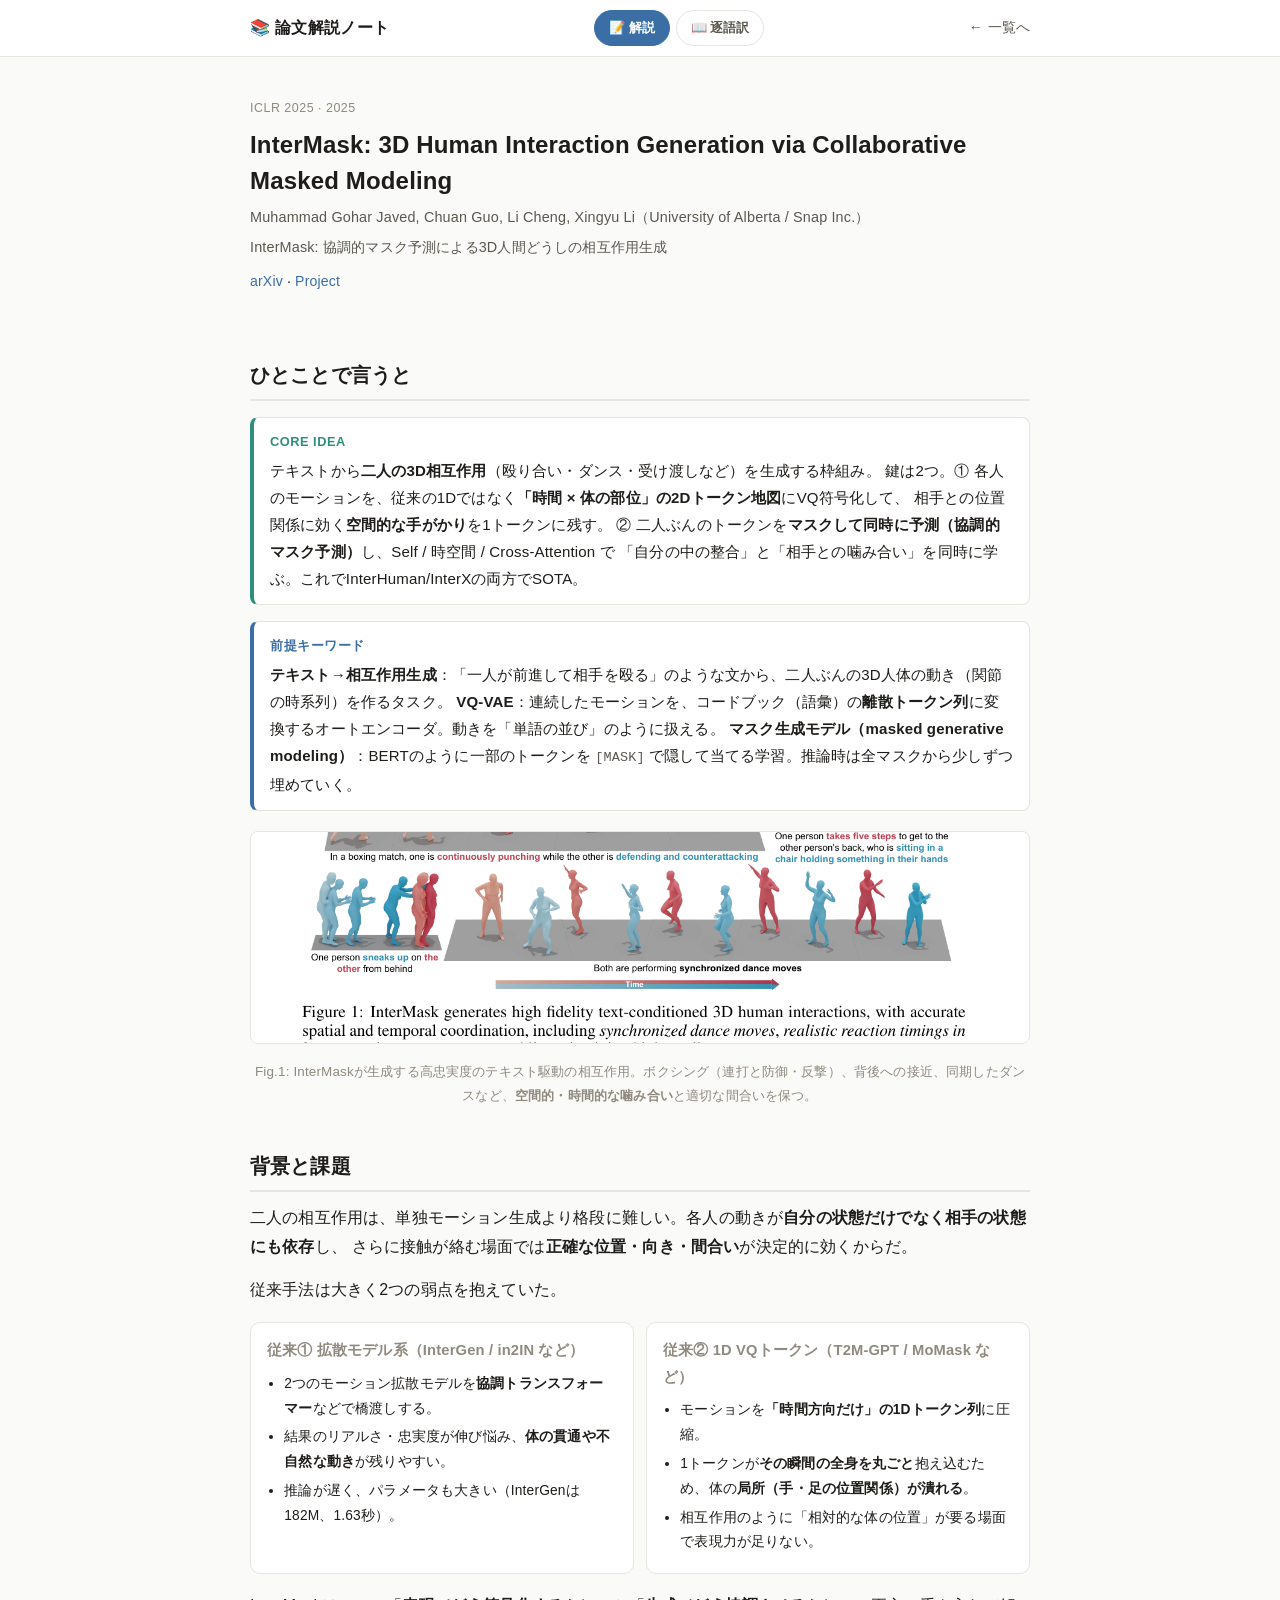
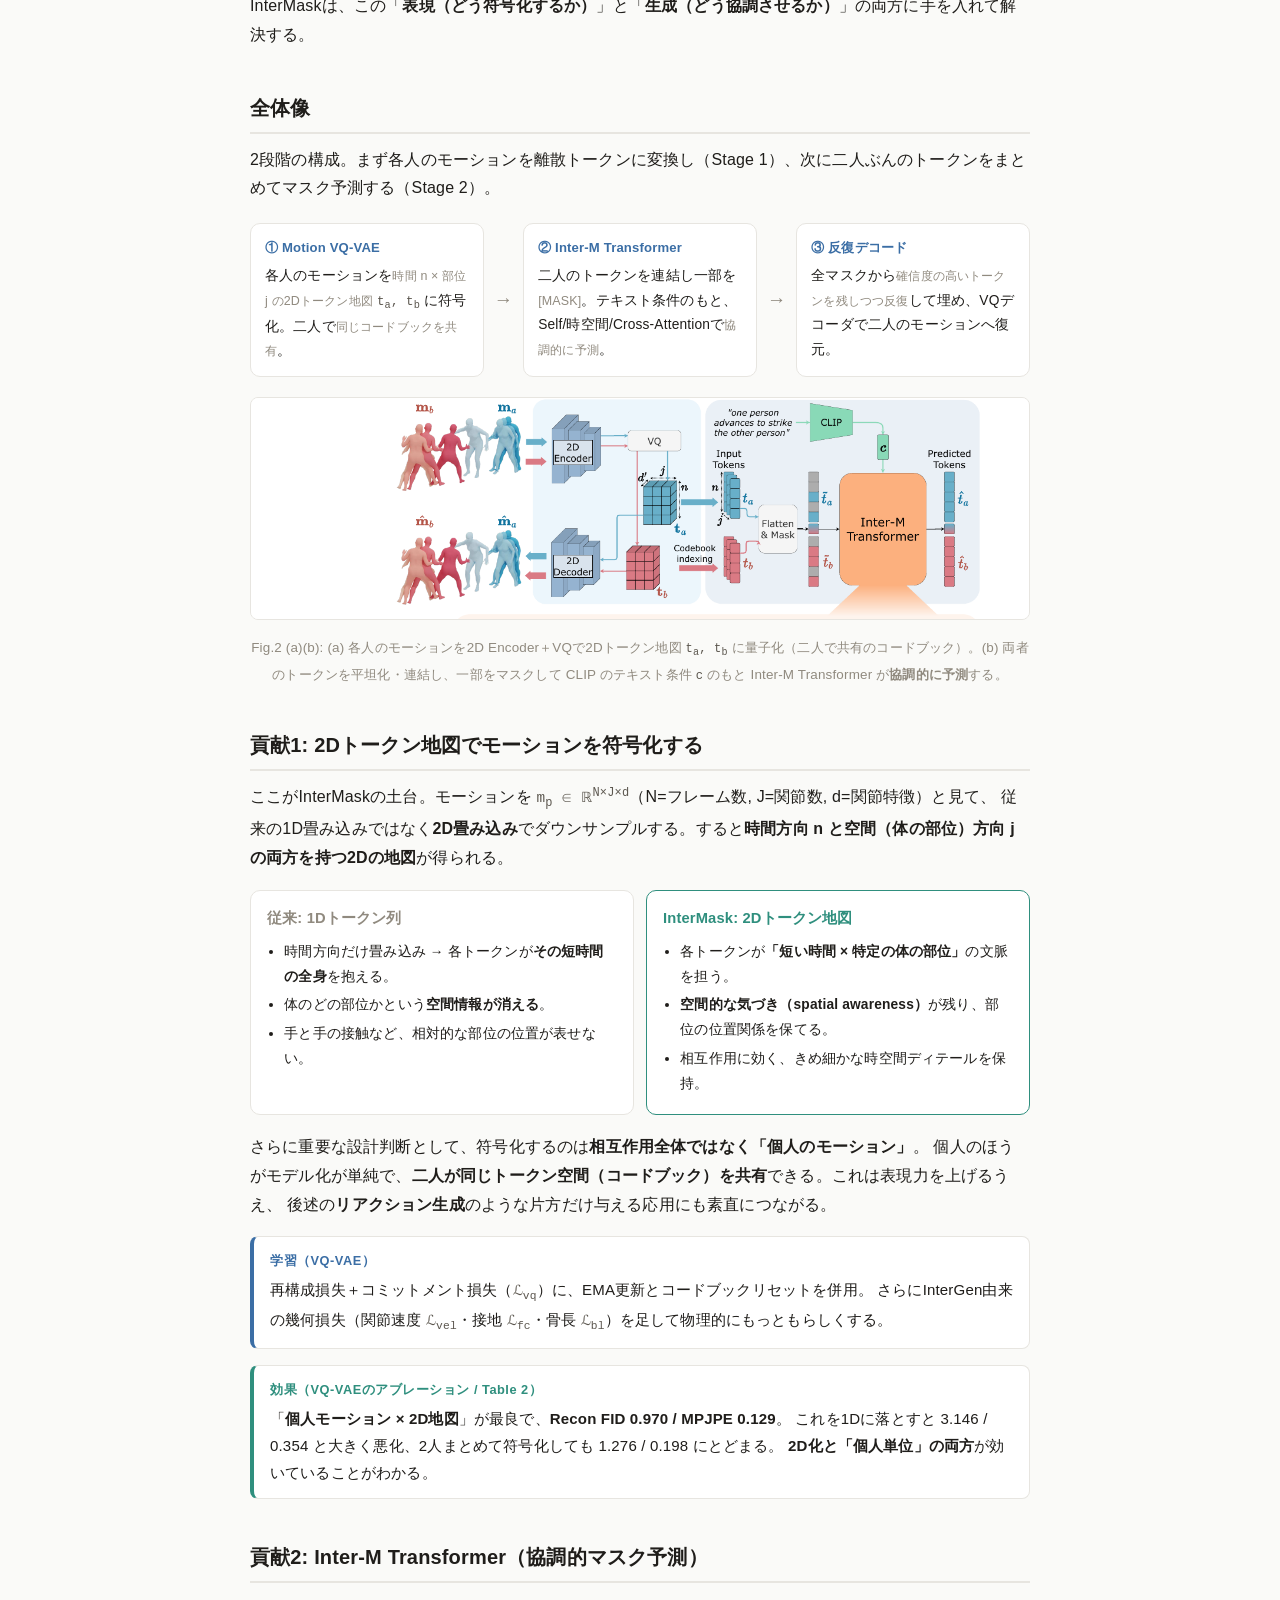
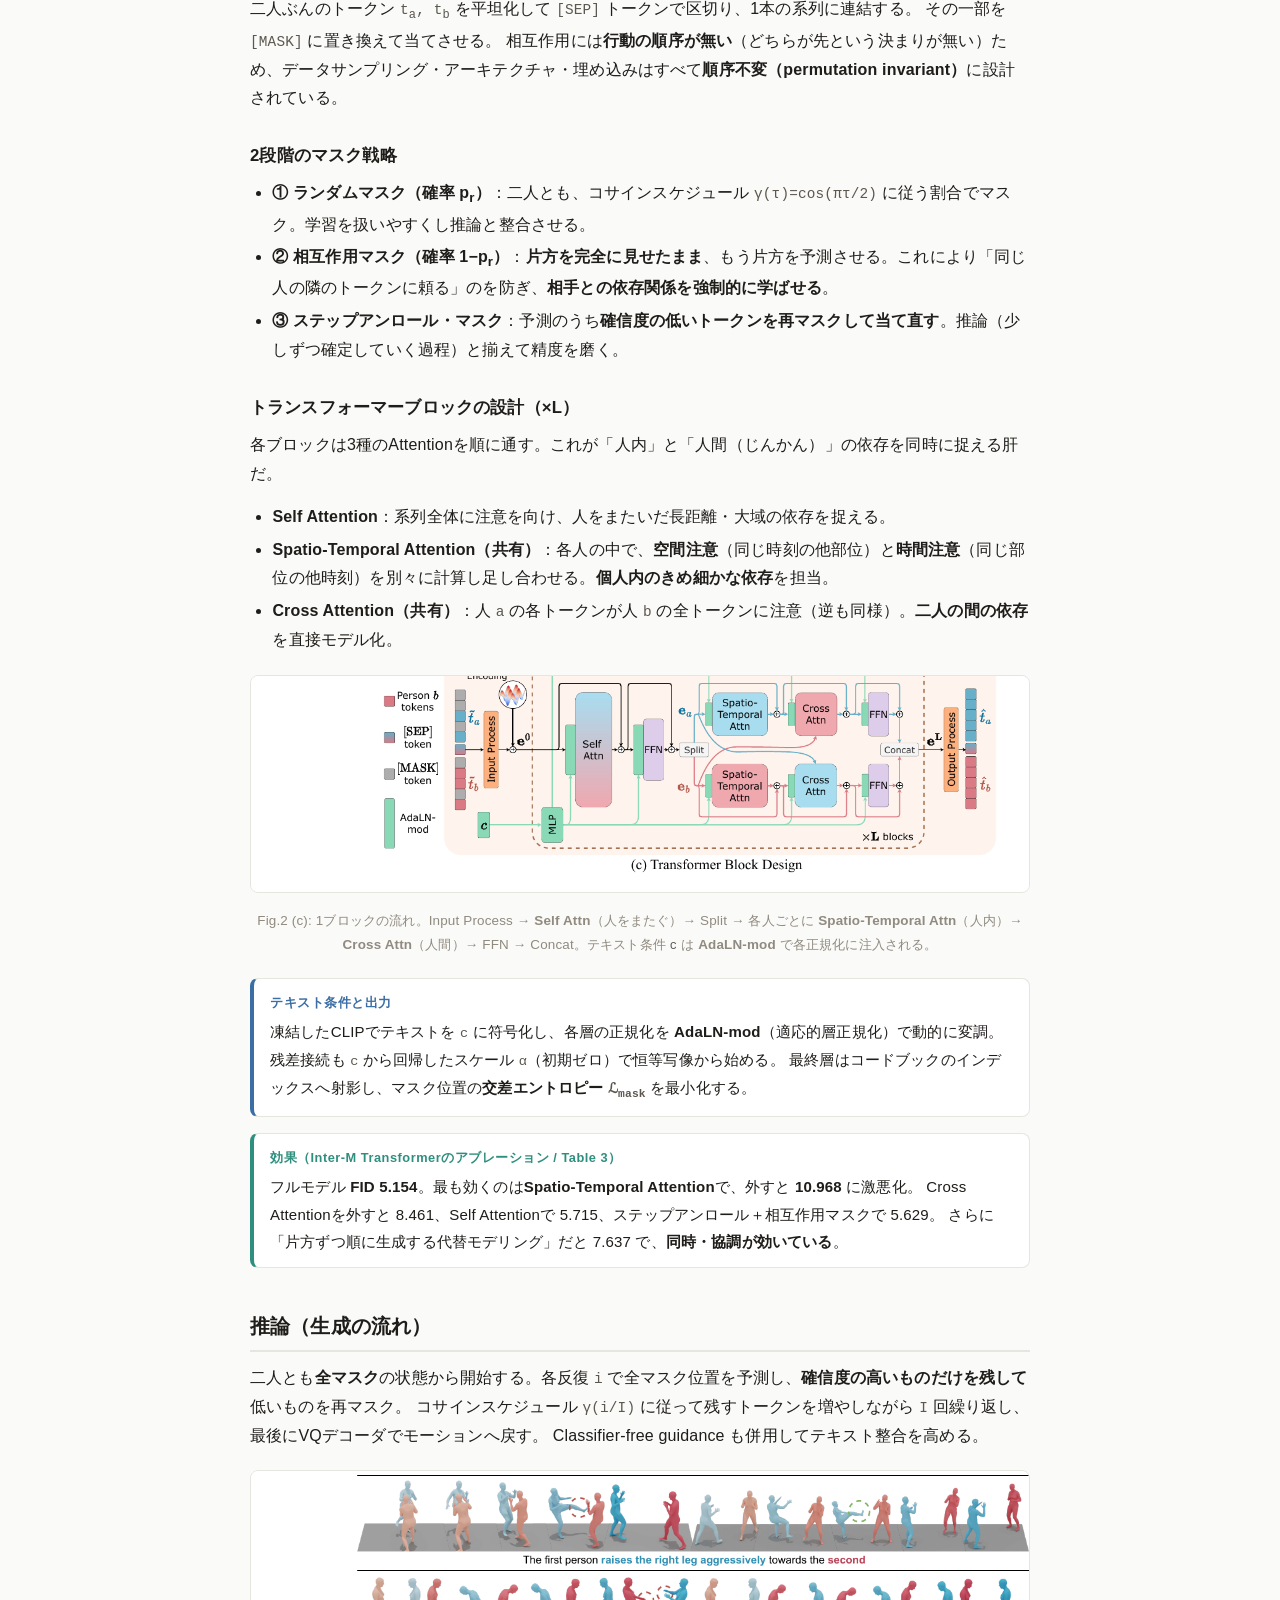
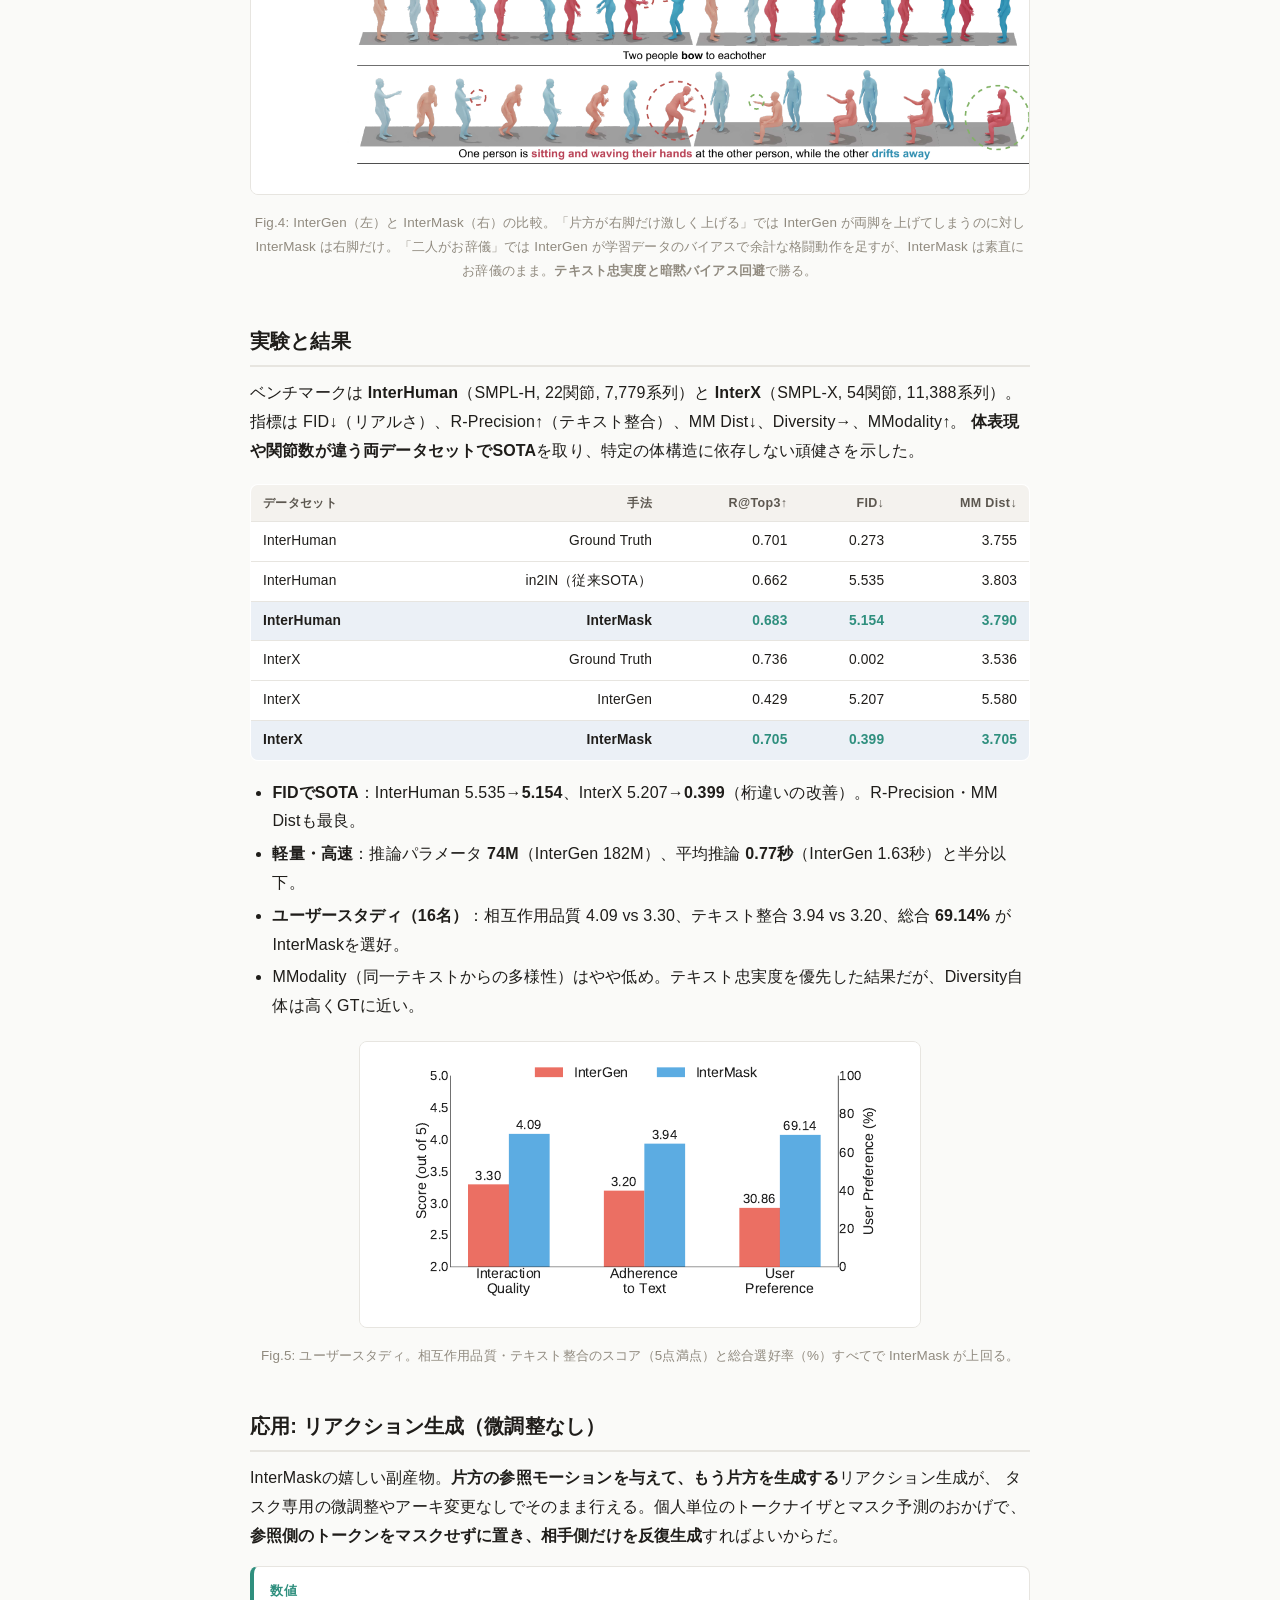
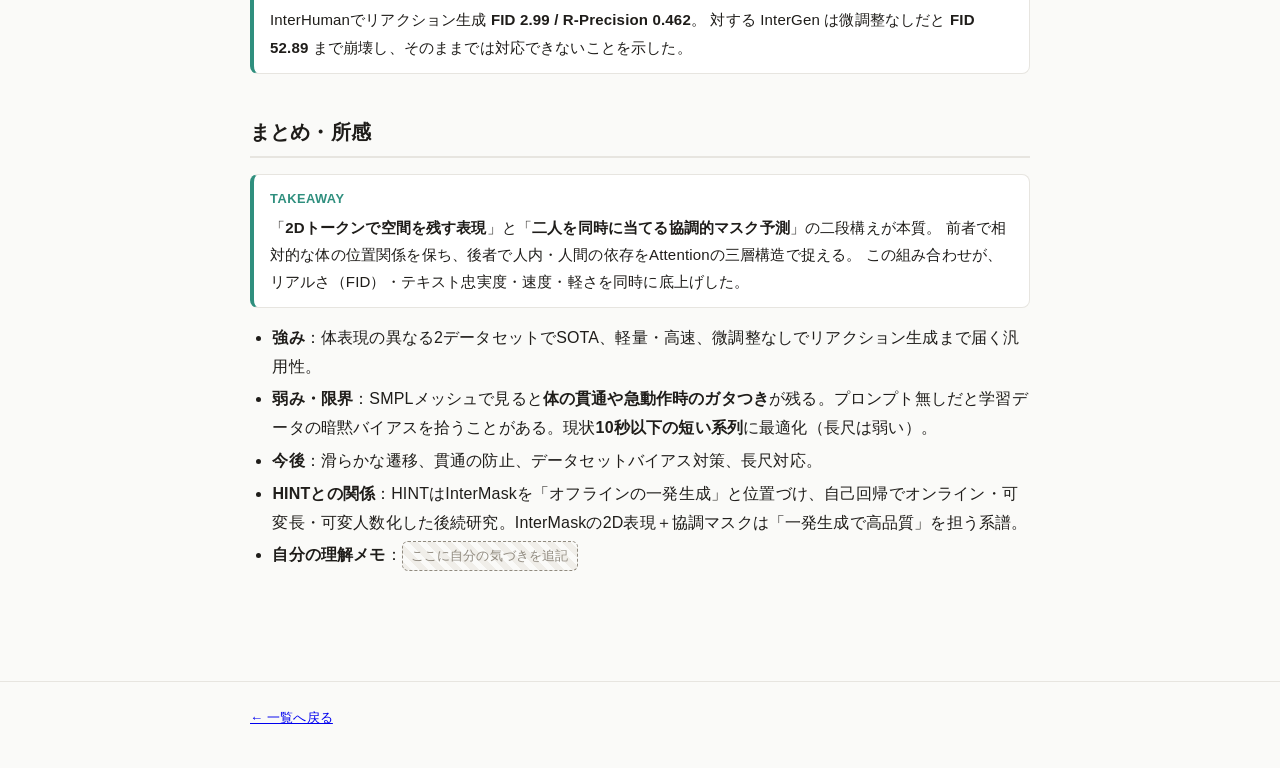
<file: papers/intermask/index.html>
<!DOCTYPE html>
<html lang="ja">
<head>
  <meta charset="utf-8">
  <meta name="viewport" content="width=device-width, initial-scale=1">
  <title>InterMask — 論文解説ノート</title>
  <link rel="stylesheet" href="../../assets/style.css">
</head>
<body>
  <header class="site-header">
    <div class="wrap">
      <a class="home" href="../../index.html">📚 論文解説ノート</a>
      <nav class="mode-switch" role="tablist" aria-label="表示モード">
        <button data-mode="explain"   role="tab">📝 解説</button>
        <button data-mode="translate" role="tab">📖 逐語訳</button>
      </nav>
      <a class="back" href="../../index.html">← 一覧へ</a>
    </div>
  </header>

  <main class="wrap">
    <!-- ===== 論文ヘッダー ===== -->
    <section class="paper-head">
      <div class="card-meta">ICLR 2025 · 2025</div>
      <h1>InterMask: 3D Human Interaction Generation via Collaborative Masked Modeling</h1>
      <p class="authors">Muhammad Gohar Javed, Chuan Guo, Li Cheng, Xingyu Li（University of Alberta / Snap Inc.）</p>
      <p class="authors">InterMask: 協調的マスク予測による3D人間どうしの相互作用生成</p>
      <p class="links">
        <a href="https://arxiv.org/abs/2410.10010">arXiv</a> ·
        <a href="https://gohar-malik.github.io/intermask">Project</a>
      </p>
    </section>

    <!-- ===== 解説モード ===== -->
    <article class="mode-pane content" data-mode="explain">

      <h2 id="tldr">ひとことで言うと</h2>
      <div class="note key">
        <span class="label">CORE IDEA</span>
        テキストから<strong>二人の3D相互作用</strong>（殴り合い・ダンス・受け渡しなど）を生成する枠組み。
        鍵は2つ。① 各人のモーションを、従来の1Dではなく<strong>「時間 × 体の部位」の2Dトークン地図</strong>にVQ符号化して、
        相手との位置関係に効く<strong>空間的な手がかり</strong>を1トークンに残す。
        ② 二人ぶんのトークンを<strong>マスクして同時に予測（協調的マスク予測）</strong>し、Self / 時空間 / Cross-Attention で
        「自分の中の整合」と「相手との噛み合い」を同時に学ぶ。これでInterHuman/InterXの両方でSOTA。
      </div>
      <div class="note">
        <span class="label">前提キーワード</span>
        <strong>テキスト→相互作用生成</strong>：「一人が前進して相手を殴る」のような文から、二人ぶんの3D人体の動き（関節の時系列）を作るタスク。
        <strong>VQ-VAE</strong>：連続したモーションを、コードブック（語彙）の<strong>離散トークン列</strong>に変換するオートエンコーダ。動きを「単語の並び」のように扱える。
        <strong>マスク生成モデル（masked generative modeling）</strong>：BERTのように一部のトークンを <span class="kbd">[MASK]</span> で隠して当てる学習。推論時は全マスクから少しずつ埋めていく。
      </div>
      <figure>
        <img src="../../assets/img/intermask/fig1_teaser.png" alt="InterMaskによる二人相互作用生成の例">
        <figcaption>Fig.1: InterMaskが生成する高忠実度のテキスト駆動の相互作用。ボクシング（連打と防御・反撃）、背後への接近、同期したダンスなど、<strong>空間的・時間的な噛み合い</strong>と適切な間合いを保つ。</figcaption>
      </figure>

      <h2 id="problem">背景と課題</h2>
      <p>
        二人の相互作用は、単独モーション生成より格段に難しい。各人の動きが<strong>自分の状態だけでなく相手の状態にも依存</strong>し、
        さらに接触が絡む場面では<strong>正確な位置・向き・間合い</strong>が決定的に効くからだ。
      </p>
      <p>
        従来手法は大きく2つの弱点を抱えていた。
      </p>
      <div class="compare">
        <div class="col bad">
          <h4>従来① 拡散モデル系（InterGen / in2IN など）</h4>
          <ul>
            <li>2つのモーション拡散モデルを<strong>協調トランスフォーマー</strong>などで橋渡しする。</li>
            <li>結果のリアルさ・忠実度が伸び悩み、<strong>体の貫通や不自然な動き</strong>が残りやすい。</li>
            <li>推論が遅く、パラメータも大きい（InterGenは182M、1.63秒）。</li>
          </ul>
        </div>
        <div class="col bad">
          <h4>従来② 1D VQトークン（T2M-GPT / MoMask など）</h4>
          <ul>
            <li>モーションを<strong>「時間方向だけ」の1Dトークン列</strong>に圧縮。</li>
            <li>1トークンが<strong>その瞬間の全身を丸ごと</strong>抱え込むため、体の<strong>局所（手・足の位置関係）が潰れる</strong>。</li>
            <li>相互作用のように「相対的な体の位置」が要る場面で表現力が足りない。</li>
          </ul>
        </div>
      </div>
      <p>
        InterMaskは、この「<strong>表現（どう符号化するか）</strong>」と「<strong>生成（どう協調させるか）</strong>」の両方に手を入れて解決する。
      </p>

      <h2 id="overview">全体像</h2>
      <p>
        2段階の構成。まず各人のモーションを離散トークンに変換し（Stage 1）、次に二人ぶんのトークンをまとめてマスク予測する（Stage 2）。
      </p>
      <div class="flow">
        <div class="box"><b>① Motion VQ-VAE</b>各人のモーションを<span class="sub">時間 n × 部位 j の2Dトークン地図</span> <span class="kbd">t<sub>a</sub>, t<sub>b</sub></span> に符号化。二人で<span class="sub">同じコードブックを共有</span>。</div>
        <div class="arrow">→</div>
        <div class="box"><b>② Inter-M Transformer</b>二人のトークンを連結し一部を<span class="sub">[MASK]</span>。テキスト条件のもと、Self/時空間/Cross-Attentionで<span class="sub">協調的に予測</span>。</div>
        <div class="arrow">→</div>
        <div class="box"><b>③ 反復デコード</b>全マスクから<span class="sub">確信度の高いトークンを残しつつ反復</span>して埋め、VQデコーダで二人のモーションへ復元。</div>
      </div>
      <figure>
        <img src="../../assets/img/intermask/fig2_pipeline.png" alt="InterMaskの全体パイプライン (a)(b)">
        <figcaption>Fig.2 (a)(b): (a) 各人のモーションを2D Encoder＋VQで2Dトークン地図 <span class="kbd">t<sub>a</sub>, t<sub>b</sub></span> に量子化（二人で共有のコードブック）。(b) 両者のトークンを平坦化・連結し、一部をマスクして CLIP のテキスト条件 <span class="kbd">c</span> のもと Inter-M Transformer が<strong>協調的に予測</strong>する。</figcaption>
      </figure>

      <h2 id="c1">貢献1: 2Dトークン地図でモーションを符号化する</h2>
      <p>
        ここがInterMaskの土台。モーションを <span class="kbd">m<sub>p</sub> ∈ ℝ<sup>N×J×d</sup></span>（N=フレーム数, J=関節数, d=関節特徴）と見て、
        従来の1D畳み込みではなく<strong>2D畳み込み</strong>でダウンサンプルする。すると<strong>時間方向 n と空間（体の部位）方向 j の両方を持つ2Dの地図</strong>が得られる。
      </p>
      <div class="compare">
        <div class="col bad">
          <h4>従来: 1Dトークン列</h4>
          <ul>
            <li>時間方向だけ畳み込み → 各トークンが<strong>その短時間の全身</strong>を抱える。</li>
            <li>体のどの部位かという<strong>空間情報が消える</strong>。</li>
            <li>手と手の接触など、相対的な部位の位置が表せない。</li>
          </ul>
        </div>
        <div class="col good">
          <h4>InterMask: 2Dトークン地図</h4>
          <ul>
            <li>各トークンが<strong>「短い時間 × 特定の体の部位」</strong>の文脈を担う。</li>
            <li><strong>空間的な気づき（spatial awareness）</strong>が残り、部位の位置関係を保てる。</li>
            <li>相互作用に効く、きめ細かな時空間ディテールを保持。</li>
          </ul>
        </div>
      </div>
      <p>
        さらに重要な設計判断として、符号化するのは<strong>相互作用全体ではなく「個人のモーション」</strong>。
        個人のほうがモデル化が単純で、<strong>二人が同じトークン空間（コードブック）を共有</strong>できる。これは表現力を上げるうえ、
        後述の<strong>リアクション生成</strong>のような片方だけ与える応用にも素直につながる。
      </p>
      <div class="note">
        <span class="label">学習（VQ-VAE）</span>
        再構成損失＋コミットメント損失（<span class="kbd">ℒ<sub>vq</sub></span>）に、EMA更新とコードブックリセットを併用。
        さらにInterGen由来の幾何損失（関節速度 <span class="kbd">ℒ<sub>vel</sub></span>・接地 <span class="kbd">ℒ<sub>fc</sub></span>・骨長 <span class="kbd">ℒ<sub>bl</sub></span>）を足して物理的にもっともらしくする。
      </div>
      <div class="note key">
        <span class="label">効果（VQ-VAEのアブレーション / Table 2）</span>
        「<strong>個人モーション × 2D地図</strong>」が最良で、<strong>Recon FID 0.970 / MPJPE 0.129</strong>。
        これを1Dに落とすと 3.146 / 0.354 と大きく悪化、2人まとめて符号化しても 1.276 / 0.198 にとどまる。
        <strong>2D化と「個人単位」の両方</strong>が効いていることがわかる。
      </div>

      <h2 id="c2">貢献2: Inter-M Transformer（協調的マスク予測）</h2>
      <p>
        二人ぶんのトークン <span class="kbd">t<sub>a</sub>, t<sub>b</sub></span> を平坦化して <span class="kbd">[SEP]</span> トークンで区切り、1本の系列に連結する。
        その一部を <span class="kbd">[MASK]</span> に置き換えて当てさせる。
        相互作用には<strong>行動の順序が無い</strong>（どちらが先という決まりが無い）ため、データサンプリング・アーキテクチャ・埋め込みはすべて<strong>順序不変（permutation invariant）</strong>に設計されている。
      </p>

      <h3>2段階のマスク戦略</h3>
      <ul>
        <li><strong>① ランダムマスク（確率 p<sub>r</sub>）</strong>：二人とも、コサインスケジュール <span class="kbd">γ(τ)=cos(πτ/2)</span> に従う割合でマスク。学習を扱いやすくし推論と整合させる。</li>
        <li><strong>② 相互作用マスク（確率 1−p<sub>r</sub>）</strong>：<strong>片方を完全に見せたまま</strong>、もう片方を予測させる。これにより「同じ人の隣のトークンに頼る」のを防ぎ、<strong>相手との依存関係を強制的に学ばせる</strong>。</li>
        <li><strong>③ ステップアンロール・マスク</strong>：予測のうち<strong>確信度の低いトークンを再マスクして当て直す</strong>。推論（少しずつ確定していく過程）と揃えて精度を磨く。</li>
      </ul>

      <h3>トランスフォーマーブロックの設計（×L）</h3>
      <p>各ブロックは3種のAttentionを順に通す。これが「人内」と「人間（じんかん）」の依存を同時に捉える肝だ。</p>
      <ul>
        <li><strong>Self Attention</strong>：系列全体に注意を向け、人をまたいだ長距離・大域の依存を捉える。</li>
        <li><strong>Spatio-Temporal Attention（共有）</strong>：各人の中で、<strong>空間注意</strong>（同じ時刻の他部位）と<strong>時間注意</strong>（同じ部位の他時刻）を別々に計算し足し合わせる。<strong>個人内のきめ細かな依存</strong>を担当。</li>
        <li><strong>Cross Attention（共有）</strong>：人 <span class="kbd">a</span> の各トークンが人 <span class="kbd">b</span> の全トークンに注意（逆も同様）。<strong>二人の間の依存</strong>を直接モデル化。</li>
      </ul>
      <figure>
        <img src="../../assets/img/intermask/fig2_block.png" alt="Inter-M Transformerブロックの設計 (c)">
        <figcaption>Fig.2 (c): 1ブロックの流れ。Input Process → <strong>Self Attn</strong>（人をまたぐ）→ Split → 各人ごとに <strong>Spatio-Temporal Attn</strong>（人内）→ <strong>Cross Attn</strong>（人間）→ FFN → Concat。テキスト条件 <span class="kbd">c</span> は <strong>AdaLN-mod</strong> で各正規化に注入される。</figcaption>
      </figure>
      <div class="note">
        <span class="label">テキスト条件と出力</span>
        凍結したCLIPでテキストを <span class="kbd">c</span> に符号化し、各層の正規化を <strong>AdaLN-mod</strong>（適応的層正規化）で動的に変調。
        残差接続も <span class="kbd">c</span> から回帰したスケール <span class="kbd">α</span>（初期ゼロ）で恒等写像から始める。
        最終層はコードブックのインデックスへ射影し、マスク位置の<strong>交差エントロピー <span class="kbd">ℒ<sub>mask</sub></span></strong> を最小化する。
      </div>
      <div class="note key">
        <span class="label">効果（Inter-M Transformerのアブレーション / Table 3）</span>
        フルモデル <strong>FID 5.154</strong>。最も効くのは<strong>Spatio-Temporal Attention</strong>で、外すと <strong>10.968</strong> に激悪化。
        Cross Attentionを外すと 8.461、Self Attentionで 5.715、ステップアンロール＋相互作用マスクで 5.629。
        さらに「片方ずつ順に生成する代替モデリング」だと 7.637 で、<strong>同時・協調が効いている</strong>。
      </div>

      <h2 id="inference">推論（生成の流れ）</h2>
      <p>
        二人とも<strong>全マスク</strong>の状態から開始する。各反復 <span class="kbd">i</span> で全マスク位置を予測し、<strong>確信度の高いものだけを残して</strong>低いものを再マスク。
        コサインスケジュール <span class="kbd">γ(i/I)</span> に従って残すトークンを増やしながら <span class="kbd">I</span> 回繰り返し、最後にVQデコーダでモーションへ戻す。
        Classifier-free guidance も併用してテキスト整合を高める。
      </p>
      <figure>
        <img src="../../assets/img/intermask/fig4_qualitative.png" alt="InterGenとInterMaskの定性比較">
        <figcaption>Fig.4: InterGen（左）と InterMask（右）の比較。「片方が右脚だけ激しく上げる」では InterGen が両脚を上げてしまうのに対し InterMask は右脚だけ。「二人がお辞儀」では InterGen が学習データのバイアスで余計な格闘動作を足すが、InterMask は素直にお辞儀のまま。<strong>テキスト忠実度と暗黙バイアス回避</strong>で勝る。</figcaption>
      </figure>

      <h2 id="results">実験と結果</h2>
      <p>
        ベンチマークは <strong>InterHuman</strong>（SMPL-H, 22関節, 7,779系列）と <strong>InterX</strong>（SMPL-X, 54関節, 11,388系列）。
        指標は FID↓（リアルさ）、R-Precision↑（テキスト整合）、MM Dist↓、Diversity→、MModality↑。
        <strong>体表現や関節数が違う両データセットでSOTA</strong>を取り、特定の体構造に依存しない頑健さを示した。
      </p>
      <div class="table-scroll">
        <table class="data">
          <thead>
            <tr><th>データセット</th><th>手法</th><th>R@Top3↑</th><th>FID↓</th><th>MM Dist↓</th></tr>
          </thead>
          <tbody>
            <tr><td>InterHuman</td><td>Ground Truth</td><td>0.701</td><td>0.273</td><td>3.755</td></tr>
            <tr><td>InterHuman</td><td>in2IN（従来SOTA）</td><td>0.662</td><td>5.535</td><td>3.803</td></tr>
            <tr class="hl"><td>InterHuman</td><td>InterMask</td><td class="win">0.683</td><td class="win">5.154</td><td class="win">3.790</td></tr>
            <tr><td>InterX</td><td>Ground Truth</td><td>0.736</td><td>0.002</td><td>3.536</td></tr>
            <tr><td>InterX</td><td>InterGen</td><td>0.429</td><td>5.207</td><td>5.580</td></tr>
            <tr class="hl"><td>InterX</td><td>InterMask</td><td class="win">0.705</td><td class="win">0.399</td><td class="win">3.705</td></tr>
          </tbody>
        </table>
      </div>
      <ul>
        <li><strong>FIDでSOTA</strong>：InterHuman 5.535→<strong>5.154</strong>、InterX 5.207→<strong>0.399</strong>（桁違いの改善）。R-Precision・MM Distも最良。</li>
        <li><strong>軽量・高速</strong>：推論パラメータ <strong>74M</strong>（InterGen 182M）、平均推論 <strong>0.77秒</strong>（InterGen 1.63秒）と半分以下。</li>
        <li><strong>ユーザースタディ（16名）</strong>：相互作用品質 4.09 vs 3.30、テキスト整合 3.94 vs 3.20、総合 <strong>69.14%</strong> がInterMaskを選好。</li>
        <li>MModality（同一テキストからの多様性）はやや低め。テキスト忠実度を優先した結果だが、Diversity自体は高くGTに近い。</li>
      </ul>
      <figure>
        <img src="../../assets/img/intermask/fig5_userstudy.png" alt="InterGenとInterMaskのユーザースタディ">
        <figcaption>Fig.5: ユーザースタディ。相互作用品質・テキスト整合のスコア（5点満点）と総合選好率（%）すべてで InterMask が上回る。</figcaption>
      </figure>

      <h2 id="reaction">応用: リアクション生成（微調整なし）</h2>
      <p>
        InterMaskの嬉しい副産物。<strong>片方の参照モーションを与えて、もう片方を生成する</strong>リアクション生成が、
        タスク専用の微調整やアーキ変更なしでそのまま行える。個人単位のトークナイザとマスク予測のおかげで、
        <strong>参照側のトークンをマスクせずに置き、相手側だけを反復生成</strong>すればよいからだ。
      </p>
      <div class="note key">
        <span class="label">数値</span>
        InterHumanでリアクション生成 <strong>FID 2.99 / R-Precision 0.462</strong>。
        対する InterGen は微調整なしだと <strong>FID 52.89</strong> まで崩壊し、そのままでは対応できないことを示した。
      </div>

      <h2 id="takeaway">まとめ・所感</h2>
      <div class="note key">
        <span class="label">TAKEAWAY</span>
        「<strong>2Dトークンで空間を残す表現</strong>」と「<strong>二人を同時に当てる協調的マスク予測</strong>」の二段構えが本質。
        前者で相対的な体の位置関係を保ち、後者で人内・人間の依存をAttentionの三層構造で捉える。
        この組み合わせが、リアルさ（FID）・テキスト忠実度・速度・軽さを同時に底上げした。
      </div>
      <ul>
        <li><strong>強み</strong>：体表現の異なる2データセットでSOTA、軽量・高速、微調整なしでリアクション生成まで届く汎用性。</li>
        <li><strong>弱み・限界</strong>：SMPLメッシュで見ると<strong>体の貫通や急動作時のガタつき</strong>が残る。プロンプト無しだと学習データの暗黙バイアスを拾うことがある。現状<strong>10秒以下の短い系列</strong>に最適化（長尺は弱い）。</li>
        <li><strong>今後</strong>：滑らかな遷移、貫通の防止、データセットバイアス対策、長尺対応。</li>
        <li><strong>HINTとの関係</strong>：HINTはInterMaskを「オフラインの一発生成」と位置づけ、自己回帰でオンライン・可変長・可変人数化した後続研究。InterMaskの2D表現＋協調マスクは「一発生成で高品質」を担う系譜。</li>
        <li><strong>自分の理解メモ</strong>：<span class="todo">ここに自分の気づきを追記</span></li>
      </ul>

    </article>

    <!-- ===== 逐語訳モード =====
         原文(.src)と訳(.dst)をセクション単位で対にする。逐語訳は別作業で埋める。 -->
    <article class="mode-pane content" data-mode="translate">

      <p class="tr-intro">
        各節を <em>原文（上・小さい斜体）</em> と <b>和訳（下）</b> の対で並べています。
        和訳中の<span class="tnote">点線の語</span>には、画面<b>右の余白に訳註</b>が出ます（注を探しに行く必要はありません）。
        ※画面が狭いときは訳註が段落の下に畳まれます。
      </p>

      <!-- ========== Abstract ========== -->
      <h2 id="tr-abstract"><span class="tr-sec-num">—</span>Abstract（要旨）</h2>

      <div class="tr-block">
        <div class="tr-main">
          <p class="src">Generating realistic 3D human-human interactions from textual descriptions remains a challenging task. Existing approaches, typically based on diffusion models, often produce results lacking realism and fidelity. In this work, we introduce <em>InterMask</em>, a novel framework for generating human interactions using collaborative masked modeling in discrete space. InterMask first employs a VQ-VAE to transform each motion sequence into a 2D discrete motion token map. Unlike traditional 1D VQ token maps, it better preserves fine-grained spatio-temporal details and promotes <em>spatial awareness</em> within each token.</p>
          <p class="dst">テキスト記述から写実的な3次元の人間どうしの相互作用を生成することは、依然として難しい課題である。既存の手法は典型的には<span class="tnote">拡散モデル（diffusion models）</span>に基づいており、しばしば写実性と忠実度を欠いた結果を生む。本研究では <strong>InterMask</strong> を提案する。これは離散空間における<span class="tnote">協調的マスクモデリング（collaborative masked modeling）</span>を用いて人間の相互作用を生成する、新しいフレームワークである。InterMask はまず <span class="tnote">VQ-VAE</span> を用いて、各モーション系列を2次元の離散モーショントークン地図（2D discrete motion token map）へ変換する。従来の1次元の VQ トークン地図とは異なり、これによりきめ細かな時空間の詳細をよりよく保持し、各トークン内の<em>空間的気づき（spatial awareness）</em>を促進する。</p>
        </div>
        <div class="tr-notes">
          <aside class="sn"><b>拡散モデル <span class="en">diffusion models</span></b>：ノイズを少しずつ除去して目的のデータを作る生成方式。本論文ではこれを上回る品質を主張する比較対象。</aside>
          <aside class="sn"><b>協調的マスクモデリング <span class="en">collaborative masked modeling</span></b>：トークン列の一部を隠し（マスクし）残りから予測する学習を、二人ぶんを同時に行うこと。本手法の核。</aside>
          <aside class="sn"><b>VQ-VAE <span class="en">Vector-Quantized VAE</span></b>：連続的な特徴を、有限個の「コード」（コードブック）の最近傍に置き換えて離散トークン化するオートエンコーダ。</aside>
        </div>
      </div>

      <div class="tr-block">
        <div class="tr-main">
          <p class="src">Building on this representation, InterMask utilizes a generative masked modeling framework to collaboratively model the tokens of two interacting individuals. This is achieved by employing a transformer architecture specifically designed to capture complex spatio-temporal inter-dependencies. During training, it randomly masks the motion tokens of both individuals and learns to predict them. For inference, starting from fully masked sequences, it progressively fills in the tokens for both individuals.</p>
          <p class="dst">この表現の上に、InterMask は生成的マスクモデリングの枠組みを用いて、相互作用する二人ぶんのトークンを協調的にモデル化する。これは、複雑な時空間的な相互依存（spatio-temporal inter-dependencies）を捉えるために特別に設計された<span class="tnote">Transformer</span>アーキテクチャを用いることで実現される。学習時には、両者のモーショントークンをランダムにマスクし、それらを予測することを学ぶ。推論時には、完全にマスクされた系列から出発し、両者のトークンを段階的に埋めていく。</p>
        </div>
        <div class="tr-notes">
          <aside class="sn"><b>Transformer</b>：注意機構（attention）を中心に、系列内の要素間の関係を学習するネットワーク。本論文では二人ぶんのトークンを処理する Inter-M Transformer を提案する。</aside>
        </div>
      </div>

      <div class="tr-block">
        <div class="tr-main">
          <p class="src">With its enhanced motion representation, dedicated architecture, and effective learning strategy, InterMask achieves state-of-the-art results, producing high-fidelity and diverse human interactions. It outperforms previous methods, achieving an FID of 5.154 (vs 5.535 of in2IN) on the InterHuman dataset and 0.399 (vs 5.207 of InterGen) on the InterX dataset. Additionally, InterMask seamlessly supports reaction generation without the need for model redesign or fine-tuning.</p>
          <p class="dst">強化されたモーション表現・専用アーキテクチャ・効果的な学習戦略により、InterMask は最先端（state-of-the-art）の結果を達成し、高忠実度で多様な人間の相互作用を生成する。先行手法を上回り、<span class="tnote">InterHuman</span> データセットで <span class="tnote">FID</span> 5.154（in2IN の 5.535 に対して）、<span class="tnote">InterX</span> データセットで 0.399（InterGen の 5.207 に対して）を達成する。さらに InterMask は、モデルの再設計や微調整（fine-tuning）を必要とせず、<span class="tnote">反応生成（reaction generation）</span>をシームレスに支援する。</p>
        </div>
        <div class="tr-notes">
          <aside class="sn"><b>InterHuman / InterX</b>：二人相互作用の評価に使う2つのデータセット。InterHuman は AMASS 系（22関節）、InterX は SMPL-X 系（54関節）の骨格表現。</aside>
          <aside class="sn"><b>FID <span class="en">Fréchet Inception Distance</span></b>：生成結果と本物（GT）の特徴分布の近さを測る指標。<b>小さいほど良い</b>＝よりリアル。</aside>
          <aside class="sn"><b>反応生成 <span class="en">reaction generation</span></b>：相手（参照）の動きが与えられ、それに対するもう一方の応答動作を生成する片方向タスク。両者を同時に作る「相互作用生成」と区別される。</aside>
        </div>
      </div>

      <!-- ========== 1 Introduction ========== -->
      <h2 id="tr-1"><span class="tr-sec-num">1</span>Introduction（はじめに）</h2>

      <div class="tr-block">
        <div class="tr-main">
          <p class="src">3D human interaction generation is a fundamental task in computer vision and graphics, with applications in animation, virtual reality, robotics, and sports. Although significant progress has been made in generating single-person motion sequences from text descriptions (Tevet et al., 2023; Guo et al., 2024; 2022a; Pinyoanuntapong et al., 2024; Zhang et al., 2023; Petrovich et al., 2022), generating two-person interactions remains a significant challenge. In two-person interactions, each individual's motion depends not only on their own state but also on the state of their interacting partner. Additionally, precise spatial positioning and orientation becomes crucial, specially in close-contact cases. These factors add to the complexity and nuances of human interactions resulting in a higher degree of spatial and temporal interdependence compared to single-person motion.</p>
          <p class="dst">3次元の人間の相互作用生成は、コンピュータビジョンとグラフィックスにおける基礎的な課題であり、アニメーション、バーチャルリアリティ、ロボティクス、スポーツに応用される。テキスト記述から単一人物のモーション系列を生成する点では大きな進展があったものの、二人ぶんの相互作用の生成は依然として大きな課題である。二人の相互作用では、各人の動きは自分自身の状態だけでなく、相互作用する相手の状態にも依存する。さらに、特に密接な接触のある場面では、正確な空間的位置と向きが決定的に重要になる。これらの要因が人間の相互作用の複雑さと機微を増し、単一人物のモーションに比べて空間的・時間的な相互依存の度合いが高くなる。</p>
        </div>
      </div>

      <figure class="tr-fig wide">
        <img src="../../assets/img/intermask/fig1_teaser.png" alt="Figure 1: InterMaskによる二人相互作用生成の例">
        <figcaption><b>Figure 1.</b> InterMask が生成する高忠実度のテキスト駆動の3次元相互作用。ボクシング中の写実的な反応タイミング、同期したダンスの動き、適切な間合いなど、正確な空間的・時間的な噛み合いと高品質な姿勢を保つ。</figcaption>
      </figure>

      <div class="tr-block">
        <div class="tr-main">
          <p class="src">Existing works on human interaction generation commonly rely on diffusion models. ComMDM (Shafir et al., 2024) bridges two pretrained single-person motion diffusion models using a small neural network with limited interaction data. In contrast, InterGen (Liang et al., 2024) proposes a specifically tailored diffusion model for two-person interactions, which uses cooperative transformers to model each individual's motion conditioned on the latent features of their partner's motion. in2IN (Ruiz-Ponce et al., 2024) then extends it by conditioning the diffusion model on LLM-generated individual descriptions in addition to the overall interaction descriptions, and leveraging motion priors learned from single-person motion datasets like HumanML3D (Guo et al., 2022a).</p>
          <p class="dst">人間の相互作用生成に関する既存研究は、一般に拡散モデルに依拠している。<span class="tnote">ComMDM</span>（Shafir et al., 2024）は、限られた相互作用データを用いた小さなニューラルネットワークによって、事前学習済みの単一人物モーション拡散モデルを2つ橋渡しする。これに対し <span class="tnote">InterGen</span>（Liang et al., 2024）は、二人相互作用のために専用に仕立てた拡散モデルを提案する。これは協調的Transformer（cooperative transformers）を用い、相手のモーションの潜在特徴を条件として各人の動きをモデル化する。in2IN（Ruiz-Ponce et al., 2024）はさらにこれを拡張し、相互作用全体の記述に加えて LLM が生成した個人記述を拡散モデルの条件に加え、HumanML3D（Guo et al., 2022a）のような単一人物モーションデータセットから学んだモーション事前分布（motion priors）を活用する。</p>
        </div>
        <div class="tr-notes">
          <aside class="sn"><b>ComMDM / InterGen</b>：いずれも拡散ベースの先行手法。InterGen は本論文の主要な比較対象で、定性比較・ユーザースタディで対比される。</aside>
        </div>
      </div>

      <div class="tr-block full">
        <div class="tr-main">
          <p class="src">MoMat-MoGen (Cai et al. (2024)) retrieves motions from supplementary datasets, based on textual inputs, and refines them for interaction quality. Some very recent efforts (Shan et al., 2024; Fan et al., 2024) extend these methods to more than two individuals. Despite these efforts, the generated two-person interactions still fall short of achieving satisfactory realism and fidelity.</p>
          <p class="dst">MoMat-MoGen（Cai et al. (2024)）は、テキスト入力に基づき補助データセットからモーションを検索し、相互作用の品質のためにそれらを洗練する。ごく最近の取り組み（Shan et al., 2024; Fan et al., 2024）は、これらの手法を二人以上へ拡張している。こうした努力にもかかわらず、生成される二人相互作用は依然として満足のいく写実性と忠実度の達成には至っていない。</p>
        </div>
      </div>

      <div class="tr-block">
        <div class="tr-main">
          <p class="src">In this work, we present <em>InterMask</em>, a novel framework based on generative masked modeling in discrete space (Chang et al., 2022). InterMask consists of two stages. First, a shared VQ-VAE is trained to transform each individual's motion into a 2D discrete token map using a learned codebook C (section 3.1). Unlike previous motion VQ-VAEs (Guo et al., 2022b; Zhang et al., 2023; Guo et al., 2024; Pinyoanuntapong et al., 2024), which represent motion as a temporal sequence of 1D pose vectors and use 1D convolutions to capture only temporal context in each token, we preserve both temporal and spatial dimensions. Each motion is represented as ℝ<sup>N×J×d</sup>, where N is the number of poses, J is the number of joints, and d is the joint feature dimension. Using 2D convolutions, we generate a 2D token map, which captures body part context over short time ranges in each token, allowing for better spatial awareness. This is crucial for interactions, where relative body part positioning (e.g., hands) of two individuals holds significant importance.</p>
          <p class="dst">本研究では <strong>InterMask</strong> を提案する。これは離散空間における生成的マスクモデリング（Chang et al., 2022）に基づく新しいフレームワークである。InterMask は2つの段階からなる。第一に、学習したコードブック C を用いて各人のモーションを2次元離散トークン地図へ変換するために、<span class="tnote">共有 VQ-VAE</span> を学習する（3.1節）。モーションを1次元ポーズベクトルの時間系列として表現し、1次元畳み込みで各トークンに時間的文脈のみを捉える従来のモーション VQ-VAE とは異なり、本手法は時間方向と空間方向の両方の次元を保持する。各モーションは ℝ<sup>N×J×d</sup> として表現される。ここで N はポーズ数、J は関節数、d は関節特徴の次元である。<span class="tnote">2次元畳み込み</span>を用いて2次元トークン地図を生成する。これは各トークンに短い時間範囲にわたる体の部位の文脈を捉え、より良い空間的気づきを可能にする。これは相互作用において決定的に重要であり、二人の体の部位（例えば手）の相対的な位置が大きな意味を持つ。</p>
        </div>
        <div class="tr-notes">
          <aside class="sn"><b>共有 VQ-VAE <span class="en">shared</span></b>：相互作用全体ではなく「個人のモーション」を符号化し、二人で同一のコードブック（離散トークン空間）を共有する。表現が単純化され表現力が上がる。</aside>
          <aside class="sn"><b>2次元畳み込み</b>：時間方向 N だけでなく空間（関節）方向 J も畳み込み、「時間 × 部位」の2D地図を作る。従来は時間1次元のみ。</aside>
        </div>
      </div>

      <div class="tr-block full">
        <div class="tr-main">
          <p class="src">In the second stage, a specialized Inter-M Transformer (section 3.2) is trained to collaboratively model the tokens of both individuals using a generative masked modeling framework. During training, a random proportion of tokens from either both individuals or only one individual is masked and predicted. The masking proportion follows a scheduling function to ensure its tractability during inference. The inference process begins with all tokens masked, which are progressively generated over a pre-defined number of iterations. At each iteration, the model predicts all masked tokens, but only the most confident predictions are retained, while the rest are re-masked and re-predicted in subsequent iterations. In addition to the standard self attention module, Inter-M Transformer features a shared spatio-temporal attention module to capture fine-grained dependencies within each individual's motion, and a cross-attention module to capture dependencies between the two individuals' motion. This design effectively models the dynamics of spatial and temporal relationships among and between the two individuals, allowing enhanced interaction generation capabilities.</p>
          <p class="dst">第二の段階では、生成的マスクモデリングの枠組みを用いて両者のトークンを協調的にモデル化するために、専用の Inter-M Transformer（3.2節）を学習する。学習時には、両者または片方のみのトークンのランダムな割合をマスクして予測する。マスクの割合は、推論時の扱いやすさを保証するためにスケジューリング関数に従う。推論過程はすべてのトークンがマスクされた状態から始まり、あらかじめ定めた反復回数にわたって段階的に生成される。各反復で、モデルはすべてのマスクされたトークンを予測するが、最も確信度の高い予測だけを保持し、残りは再びマスクされて以降の反復で再予測される。標準的な自己注意（self attention）モジュールに加え、Inter-M Transformer は各人のモーション内のきめ細かい依存関係を捉える共有の時空間注意（spatio-temporal attention）モジュールと、二人のモーション間の依存関係を捉える交差注意（cross-attention）モジュールを備える。この設計は二人の間および二人の中での空間的・時間的関係のダイナミクスを効果的にモデル化し、相互作用生成能力を高める。</p>
        </div>
      </div>

      <div class="tr-block full">
        <div class="tr-main">
          <p class="src">The main contributions of this work are as follows. First, we introduce InterMask, a novel masked generative framework for human-human interaction generation from textual descriptions. InterMask utilizes a 2D VQ encoding that transforms motion sequences into discrete 2D token maps and features a dedicated transformer trained with a generative masked modeling framework which effectively captures both intra- and inter-person spatial and temporal dependencies. Second, InterMask achieves state-of-the-art results in generating high-fidelity, text-conditioned interactions. Empirically, it achieves an FID of 5.15 (vs. 5.54 of Ruiz-Ponce et al. (2024)) on InterHuman and 0.399 (vs. 5.207 of Liang et al. (2024)) on InterX. Third, InterMask seamlessly supports tasks such as reaction generation without requiring any task-specific fine-tuning or architectural changes.</p>
          <p class="dst">本研究の主な貢献は以下のとおりである。第一に、テキスト記述からの人間どうしの相互作用生成のための新しいマスク生成フレームワーク InterMask を導入する。InterMask はモーション系列を離散的な2Dトークン地図へ変換する2D VQ 符号化を用い、人内（intra-person）と人間（inter-person）の双方の空間的・時間的依存関係を効果的に捉える、生成的マスクモデリングの枠組みで学習された専用Transformerを特徴とする。第二に、InterMask は高忠実度でテキスト条件付きの相互作用生成において最先端の結果を達成する。実験的に、InterHuman で FID 5.15（Ruiz-Ponce et al. (2024) の 5.54 に対して）、InterX で 0.399（Liang et al. (2024) の 5.207 に対して）を達成する。第三に、InterMask はタスク固有の微調整やアーキテクチャの変更を一切必要とせず、反応生成のようなタスクをシームレスに支援する。</p>
        </div>
      </div>

      <!-- ========== 2 Related Work ========== -->
      <h2 id="tr-2"><span class="tr-sec-num">2</span>Related Work（関連研究）</h2>

      <div class="tr-block">
        <div class="tr-main">
          <p class="src"><b>Quantized Motion Representation</b> Quantized latent representations transform continuous data into discrete tokens, which has been widely explored in human motion generation. Deep Motion Signatures (Aristidou et al., 2018) adopted the use of contrastive learning to create discrete motif words, while TM2T (Guo et al., 2022b) was one of the first to apply VQ-VAE (Van Den Oord et al., 2017) to human motion data, producing discrete motion tokens. T2M-GPT (Zhang et al., 2023) used Exponential Moving Average (EMA) and code reset to improve the VQ-VAE, later adopted in PoseGPT (Lucas et al., 2022) and MotionGPT (Jiang et al., 2023; Zhang et al., 2024b). MoMask (Guo et al., 2024) reduced quantization errors via residual quantization, while MMM (Pinyoanuntapong et al., 2024) utilized a large codebook with the factorized codes technique from Yu et al. (2022). Nevertheless, these works often ignore the spatial dimension of motions, where each token encapsulates the whole information of poses in a short range. This limits the locality of each token, which is important in applications like interactions and motion editing.</p>
          <p class="dst"><b>量子化されたモーション表現</b> 量子化された潜在表現は連続データを離散トークンへ変換するもので、人間のモーション生成において広く探究されてきた。Deep Motion Signatures（Aristidou et al., 2018）は離散的なモチーフ語を作るために<span class="tnote">対照学習（contrastive learning）</span>を用い、TM2T（Guo et al., 2022b）は VQ-VAE（Van Den Oord et al., 2017）を人間のモーションデータに適用して離散モーショントークンを生成した最初期の一つであった。T2M-GPT（Zhang et al., 2023）は VQ-VAE を改善するために<span class="tnote">指数移動平均（EMA）とコードリセット</span>を用い、これは後に PoseGPT（Lucas et al., 2022）や MotionGPT（Jiang et al., 2023; Zhang et al., 2024b）でも採用された。MoMask（Guo et al., 2024）は<span class="tnote">残差量子化（residual quantization）</span>によって量子化誤差を低減し、MMM（Pinyoanuntapong et al., 2024）は Yu et al. (2022) の分解コード技法を用いた大きなコードブックを利用した。しかしながら、これらの研究はしばしばモーションの空間次元を無視し、各トークンが短い範囲のポーズの情報全体を包み込んでしまう。これは各トークンの局所性を制限してしまい、相互作用やモーション編集のような応用では重要な点である。</p>
        </div>
        <div class="tr-notes">
          <aside class="sn"><b>対照学習 <span class="en">contrastive learning</span></b>：似たものを近く・異なるものを遠くに配置するよう表現を学ぶ手法。</aside>
          <aside class="sn"><b>EMA／コードリセット</b>：VQ コードブックの更新を安定させる技法。使われないコードを再初期化（リセット）して死蔵を防ぐ。</aside>
          <aside class="sn"><b>残差量子化 <span class="en">residual quantization</span></b>：量子化の残差をさらに別のコードで近似…を多段で繰り返し、誤差を減らす方式。</aside>
        </div>
      </div>

      <div class="tr-block">
        <div class="tr-main">
          <p class="src"><b>Generative Human Motion Modeling</b> Synthesizing single-person motion has gained interest, driven by the availability of large motion capture datasets and advancements in generative modeling techniques like Diffusions (Tevet et al., 2023; Kim et al., 2023a; Zhang et al., 2024a; Tseng et al., 2023; Chen et al., 2023; Kong et al., 2023; Lou et al., 2023) and Autoregressive models (Guo et al., 2022b; Zhang et al., 2023; Jiang et al., 2023; Zhang et al., 2024b; Gong et al., 2023; Lucas et al., 2022; Gong et al., 2023). While these models produce high-quality motions, they require numerous sampling steps during inference. Techniques like the DDIM sampler (Song et al., 2021) aim to address this for diffusion models but are still evolving. Additionally, autoregressive models may have limited expressivity since the model only considers past tokens to generate the next one. MoMask (Guo et al., 2024) and MMM (Pinyoanuntapong et al., 2024) attempted to address both these issues by using a masked generative bidirectional transformer to predict all masked tokens simultaneously. These works inspired the base structure of our InterMask.</p>
          <p class="dst"><b>生成的な人間モーションのモデリング</b> 単一人物モーションの合成は、大規模なモーションキャプチャデータセットの利用可能性と、拡散モデル（Diffusions）や<span class="tnote">自己回帰モデル（Autoregressive models）</span>のような生成モデリング技法の進展に後押しされて関心を集めてきた。これらのモデルは高品質なモーションを生成するが、推論時に多数のサンプリングステップを要する。DDIM サンプラー（Song et al., 2021）のような技法は拡散モデルでこれに対処しようとしているが、なお発展途上である。さらに、自己回帰モデルは次のトークンを生成するのに過去のトークンしか考慮しないため、表現力が限られる可能性がある。MoMask（Guo et al., 2024）と MMM（Pinyoanuntapong et al., 2024）は、<span class="tnote">マスク生成的双方向Transformer</span>を用いてすべてのマスクされたトークンを同時に予測することで、これら2つの問題に対処しようとした。これらの研究は、本手法 InterMask の基本構造に着想を与えた。</p>
        </div>
        <div class="tr-notes">
          <aside class="sn"><b>自己回帰モデル <span class="en">autoregressive</span></b>：直前までの出力を入力に戻して次を1つずつ予測する方式。過去しか見ないため表現力に限界が出やすい。</aside>
          <aside class="sn"><b>マスク生成的双方向Transformer</b>：列の前後（双方向）の文脈を使って、マスクされた全トークンを一斉に予測する。InterMask の土台。</aside>
        </div>
      </div>

      <div class="tr-block">
        <div class="tr-main">
          <p class="src"><b>Generative Human-Human Interaction Modeling</b> Most research on human interaction modeling has targeted two-person interactions, primarily addressing two major tasks: 1) reaction generation, where the reactor's motion is generated based on the actor's motion, and 2) interaction generation, where both individuals' motions are generated simultaneously. While reaction generation has seen increasing interest (Chopin et al., 2023; Liu et al., 2023; Xu et al., 2024b; Ghosh et al., 2024; Ren et al., 2024; Liu et al., 2024), interaction generation is less explored. ComMDM (Shafir et al., 2024) trained a small neural network to bridge two single-person motion diffusion model (MDM (Tevet et al., 2023)) copies on a limited interaction dataset. On the other hand, RIG (Tanaka & Fujiwara, 2023) and InterGen (Liang et al., 2024) introduced interaction diffusion models that simultaneously denoise both individuals' motions, conditioned on their partner's latent representation.</p>
          <p class="dst"><b>生成的な人間どうしの相互作用のモデリング</b> 人間の相互作用モデリングに関するほとんどの研究は二人相互作用を対象とし、主に2つの大きなタスクに取り組んできた。すなわち、1) <span class="tnote">反応生成</span>（reactor の動きを actor の動きに基づいて生成する）、および 2) <span class="tnote">相互作用生成</span>（両者の動きを同時に生成する）である。反応生成への関心は高まりつつある一方、相互作用生成はあまり探究されていない。ComMDM（Shafir et al., 2024）は、限られた相互作用データセット上で、単一人物モーション拡散モデル（MDM（Tevet et al., 2023））のコピーを2つ橋渡しする小さなニューラルネットワークを学習した。一方、RIG（Tanaka &amp; Fujiwara, 2023）と InterGen（Liang et al., 2024）は、相手の潜在表現を条件として両者のモーションを同時にノイズ除去する相互作用拡散モデルを導入した。</p>
        </div>
        <div class="tr-notes">
          <aside class="sn"><b>反応生成 vs 相互作用生成</b>：前者は actor（演者）の動きが与えられ reactor（応答者）を生成する片方向。後者は二人ぶんを同時に生成する。InterMask は後者が主で、反応生成も無調整でこなせる。</aside>
        </div>
      </div>

      <div class="tr-block full">
        <div class="tr-main">
          <p class="src">Subsequent works, like Cai et al. (2024) and Ruiz-Ponce et al. (2024) extended interaction diffusion models by using additional single-person annotations and supplementary motion datasets, whereas Shan et al. (2024) and Fan et al. (2024) extended them to handle more than two individuals. While these methods achieve impressive results, there remains significant room for improvement in the quality and realism of two-person interactions. In this paper, we address this by explicitly modeling the spatio-temporal dependencies between interacting individuals' using a masked generative framework.</p>
          <p class="dst">後続の研究、例えば Cai et al. (2024) や Ruiz-Ponce et al. (2024) は、追加の単一人物アノテーションや補助的なモーションデータセットを用いて相互作用拡散モデルを拡張し、Shan et al. (2024) や Fan et al. (2024) は二人以上を扱えるようそれらを拡張した。これらの手法は目覚ましい結果を達成しているが、二人相互作用の品質と写実性には依然として大きな改善の余地が残されている。本論文では、マスク生成的な枠組みを用いて、相互作用する個人どうしの間の時空間依存関係を明示的にモデル化することでこれに取り組む。</p>
        </div>
      </div>

      <!-- ========== 3 Methodology ========== -->
      <h2 id="tr-3"><span class="tr-sec-num">3</span>Methodology（手法）</h2>

      <div class="tr-block">
        <div class="tr-main">
          <p class="src">Our objective is to generate two-person interaction {m<sub>p</sub>}<sub>p∈{a,b}</sub> given a textual description, where m<sub>p</sub> ∈ ℝ<sup>N×J×d</sup> represents the motion sequences of one individual (either a or b), consisting of N poses, each with J joints and d-dimensional joint features. As shown in Figure 2, our methodology consists of two stages. First, we learn a discrete representation of individual motions using a VQ-VAE (section 3.1), which maps motion sequences to a 2-dimensional token map {t<sub>p</sub>}<sub>p∈{a,b}</sub> ∈ {0,1,⋯,|C|−1}<sup>n×j</sup>, where n and j are down-sampled temporal and spatial dimensions, and |C| is the number of codes in the codebook. Then we learn an interaction masked generative transformer (Inter-M Transformer), (section 3.2) to collaboratively model the discrete tokens of both individuals.</p>
          <p class="dst">我々の目的は、テキスト記述が与えられたときに二人相互作用 {m<sub>p</sub>}<sub>p∈{a,b}</sub> を生成することである。ここで m<sub>p</sub> ∈ ℝ<sup>N×J×d</sup> は一方の人物（a または b）のモーション系列を表し、N 個のポーズからなり、各ポーズは J 個の関節と d 次元の関節特徴を持つ。Figure 2 に示すように、本手法は2つの段階からなる。第一に、VQ-VAE（3.1節）を用いて個人モーションの離散表現を学習する。これはモーション系列を2次元のトークン地図 {t<sub>p</sub>}<sub>p∈{a,b}</sub> ∈ {0,1,⋯,|C|−1}<sup>n×j</sup> へ写像する。ここで n と j はダウンサンプルされた時間・空間の次元、|C| はコードブック中のコード数である。次に、両者の離散トークンを協調的にモデル化するために、相互作用マスク生成Transformer（Inter-M Transformer、3.2節）を学習する。</p>
        </div>
        <div class="tr-notes">
          <aside class="sn"><b>記号の読み方</b>：m<sub>p</sub> は人物 p のモーション。下付き p∈{a,b} は二人を指す。N×J×d は「ポーズ数 × 関節数 × 関節特徴次元」。n×j は符号化後（縮小後）の「時間 × 部位」の2D地図。|C| はコードブックの語彙数。</aside>
        </div>
      </div>

      <figure class="tr-fig wide">
        <img src="../../assets/img/intermask/fig2_pipeline.png" alt="Figure 2 (a)(b): InterMaskの全体パイプライン">
        <figcaption><b>Figure 2 (a)(b).</b> InterMask の概観。(a) 各人のモーションをベクトル量子化（VQ）し、それぞれ2Dトークン {t<sub>a</sub>, t<sub>b</sub>} を得る。(b) 両者のモーショントークンを平坦化・連結し、一部をマスクして Inter-M Transformer が協調的に予測する。（(c) は3.2.2節に掲載）</figcaption>
      </figure>

      <h3 id="tr-3-1">3.1 2D Discrete Motion Token Map（2次元離散モーショントークン地図）</h3>

      <div class="tr-block">
        <div class="tr-main">
          <p class="src">We start by learning a discrete latent representation space for individual motions using a VQ-VAE. We tokenize individual motions instead of the entire interaction because the complexity of modeling interactions is significantly higher. This allows both individuals to share the same discrete token space, simplifying the representation and improving expressivity, as empirically shown in Table 2. Additionally, this provides greater flexibility for complementary tasks such as reaction generation.</p>
          <p class="dst">まず、VQ-VAE を用いて個人モーションのための離散潜在表現空間を学習することから始める。相互作用全体ではなく個人モーションをトークン化するのは、相互作用のモデル化の複雑さが格段に高いからである。これにより両者が同一の離散トークン空間を共有でき、表現が単純化されるとともに、Table 2 で実証的に示すように表現力が向上する。さらに、これは反応生成のような補完的なタスクに対してより大きな柔軟性をもたらす。</p>
        </div>
      </div>

      <div class="tr-block">
        <div class="tr-main">
          <p class="src">We create a 2D token map with both spatial and temporal dimensions by representing motion as m<sub>p</sub> ∈ ℝ<sup>N×J×d</sup> and using 2D convolutions. As illustrated in Figure 2(a), our VQ-VAE downsamples the input sequence m<sub>p</sub> ∈ ℝ<sup>N×J×d</sup> into a latent representation t̃<sub>p</sub> ∈ ℝ<sup>n×j×d'</sup>, with downsampling ratios n/N and j/J. Each d'-dimensional vector is then quantized by replacing it with the nearest entry from a learnable codebook C = {c<sub>k</sub>}<sub>k=0</sub><sup>|C|−1</sup> ⊂ ℝ<sup>d'</sup>, producing a quantized sequence t<sub>p</sub> = Q(t̃<sub>p</sub>) ∈ ℝ<sup>n×j×d'</sup>. This is then decoded to reconstruct the motion m̂<sub>p</sub> = D(t<sub>p</sub>). After training, each vector in t<sub>p</sub> can be replaced by its respective index k in C to obtain the 2d discrete representation of motion, namely <em>motion tokens</em> {t<sub>p</sub>}<sub>p∈{a,b}</sub> ∈ {0,1,⋯,|C|−1}<sup>n×j</sup>, which is modeled in our Inter-M Transformer. More details are provided in appendix B.</p>
          <p class="dst">モーションを m<sub>p</sub> ∈ ℝ<sup>N×J×d</sup> として表現し2次元畳み込みを用いることで、空間次元と時間次元の両方を持つ2Dトークン地図を作る。Figure 2(a) に示すように、本 VQ-VAE は入力系列 m<sub>p</sub> ∈ ℝ<sup>N×J×d</sup> を潜在表現 t̃<sub>p</sub> ∈ ℝ<sup>n×j×d'</sup> へダウンサンプルする（ダウンサンプル比は n/N と j/J）。続いて各 d' 次元ベクトルは、学習可能なコードブック C = {c<sub>k</sub>}<sub>k=0</sub><sup>|C|−1</sup> ⊂ ℝ<sup>d'</sup> の中の最近傍エントリに置き換えることで<span class="tnote">量子化</span>され、量子化系列 t<sub>p</sub> = Q(t̃<sub>p</sub>) ∈ ℝ<sup>n×j×d'</sup> を生む。これがデコードされてモーション m̂<sub>p</sub> = D(t<sub>p</sub>) を再構成する。学習後、t<sub>p</sub> 中の各ベクトルは C における対応するインデックス k に置き換えられ、モーションの2次元離散表現、すなわち<em>モーショントークン</em> {t<sub>p</sub>}<sub>p∈{a,b}</sub> ∈ {0,1,⋯,|C|−1}<sup>n×j</sup> が得られる。これが Inter-M Transformer でモデル化される。詳細は付録 B に示す。</p>
        </div>
        <div class="tr-notes">
          <aside class="sn"><b>記号</b>：チルダ t̃ は量子化前の連続な潜在表現、ハット m̂ は再構成（予測）したモーション。Q(·) は量子化、D(·) はデコーダ。d' は潜在ベクトルの次元。</aside>
          <aside class="sn"><b>量子化 <span class="en">quantization</span></b>：連続ベクトルを、コードブック中の最も近いコード c<sub>k</sub> に丸める操作。これにより各位置が整数インデックス k で表せる＝離散トークン化。</aside>
        </div>
      </div>

      <h3 id="tr-3-1-1">3.1.1 Training Objective（学習目的関数）</h3>

      <div class="tr-block">
        <div class="tr-main">
          <p class="src">Our primary VQ-VAE training objective consists of a motion reconstruction loss and the commitment loss (Van Den Oord et al., 2017):</p>
          <p class="dst">本 VQ-VAE の主要な学習目的関数は、モーション再構成損失と<span class="tnote">コミットメント損失（commitment loss）</span>（Van Den Oord et al., 2017）からなる。</p>
          <div class="eq">𝓛<sub>vq</sub> = ‖m<sub>p</sub> − m̂<sub>p</sub>‖<sub>1</sub> + β‖t̃<sub>p</sub> − sg(t<sub>p</sub>)‖<sub>2</sub><sup>2</sup>, <span class="num">(1)</span></div>
          <p class="dst">ここで sg(·) はストップ勾配（stop-gradient）操作を表し、β は重み係数である。我々は Zhang et al. (2023) に倣い、コードブック C の更新に指数移動平均（EMA）とコードブックリセットを用いる。</p>
        </div>
        <div class="tr-notes">
          <aside class="sn"><b>コミットメント損失 <span class="en">commitment loss</span></b>：エンコーダ出力 t̃ を、選ばれたコード（量子化結果 t）から離れすぎないよう引き寄せる項。VQ-VAE 学習を安定させる。</aside>
          <aside class="sn"><b>sg(·)・stop-gradient</b>：その項を通る勾配を止める操作。量子化の非微分性を回避するための工夫。</aside>
        </div>
      </div>

      <div class="tr-block full">
        <div class="tr-main">
          <p class="src">We also incorporate geometric losses from Liang et al. (2024) to impose additional constraints, including the joint velocity loss 𝓛<sub>vel</sub>, the foot contact loss 𝓛<sub>fc</sub>, and the bone length loss 𝓛<sub>bl</sub>, which are explained in appendix C. The overall loss function 𝓛<sub>vqvae</sub> is a weighted sum of these losses:</p>
          <p class="dst">さらに Liang et al. (2024) の幾何学的損失を取り入れて追加の制約を課す。これには関節速度損失 𝓛<sub>vel</sub>、足の接地損失 𝓛<sub>fc</sub>、骨長損失 𝓛<sub>bl</sub> が含まれ、付録 C で説明される。全体の損失関数 𝓛<sub>vqvae</sub> はこれらの損失の重み付き和である。</p>
          <div class="eq">𝓛<sub>vqvae</sub> = 𝓛<sub>vq</sub> + λ<sub>vel</sub>𝓛<sub>vel</sub> + λ<sub>fc</sub>𝓛<sub>fc</sub> + λ<sub>bl</sub>𝓛<sub>bl</sub> <span class="num">(2)</span></div>
        </div>
      </div>

      <h3 id="tr-3-2">3.2 Interaction Masked Generative Transformer（相互作用マスク生成Transformer）</h3>

      <div class="tr-block">
        <div class="tr-main">
          <p class="src">Next, the motion tokens for both individuals {t<sub>a</sub>, t<sub>b</sub>} are collaboratively modeled by our Inter-M Transformer, capturing complex spatial and temporal dependencies within and between them. Importantly, there is no order to the actions of interacting individuals in this task. Therefore we make sure our data sampling, transformer architecture and embedding design are all permutation invariant.</p>
          <p class="dst">次に、両者のモーショントークン {t<sub>a</sub>, t<sub>b</sub>} を Inter-M Transformer によって協調的にモデル化し、二人の中および間の複雑な空間的・時間的依存関係を捉える。重要なことに、このタスクでは相互作用する個人の行為に順序はない。したがって我々は、データサンプリング・Transformerアーキテクチャ・埋め込み設計のすべてが<span class="tnote">置換不変（permutation invariant）</span>であることを保証する。</p>
        </div>
        <div class="tr-notes">
          <aside class="sn"><b>置換不変 <span class="en">permutation invariant</span></b>：人物 a と b を入れ替えても結果が変わらない性質。二人に主従の順序がないため、設計全体でこれを担保する。</aside>
        </div>
      </div>

      <h3 id="tr-3-2-1">3.2.1 Token Masking and Embedding（トークンのマスクと埋め込み）</h3>

      <div class="tr-block">
        <div class="tr-main">
          <p class="src">As shown in Figure 2(b), we first flatten and concatenate t<sub>a</sub> and t<sub>b</sub>, separated by a special [SEP] token, to form a consolidated sequence t ∈ ℤ<sup>2nj+1</sup>. A subset of these tokens is then masked by replacing it with a learnable special-purpose token [MASK] following a two-stage scheme. In the first stage, we apply <em>random masking</em> with probability p<sub>r</sub> or <em>interaction masking</em> with 1 − p<sub>r</sub>. In random masking, both t<sub>a</sub> and t<sub>b</sub> are randomly masked with ratio γ(τ<sub>i</sub>), controlled by a cosine scheduling function (Chang et al., 2022), as shown in eq. (3). In interaction masking, one of {t<sub>a</sub>, t<sub>b</sub>} is kept fully unmasked, encouraging the model not to rely on the tokens from the same individual and learn inter-individual dependencies.</p>
          <p class="dst">Figure 2(b) に示すように、まず t<sub>a</sub> と t<sub>b</sub> を平坦化して連結し、特別な <span class="tnote">[SEP] トークン</span>で区切って、統合された系列 t ∈ ℤ<sup>2nj+1</sup> を作る。続いて、これらのトークンの一部を、学習可能な特別目的のトークン [MASK] に置き換えることで、2段階の方式に従ってマスクする。第1段階では、確率 p<sub>r</sub> で<em>ランダムマスク（random masking）</em>を、1 − p<sub>r</sub> で<em>相互作用マスク（interaction masking）</em>を適用する。ランダムマスクでは、t<sub>a</sub> と t<sub>b</sub> の両方を比率 γ(τ<sub>i</sub>) でランダムにマスクする。これは式 (3) に示すように<span class="tnote">コサインスケジューリング関数</span>（Chang et al., 2022）で制御される。相互作用マスクでは、{t<sub>a</sub>, t<sub>b</sub>} の一方を完全にマスクせずに残す。これによりモデルが同一個人のトークンに依存しないよう促し、個人間の依存関係を学ばせる。</p>
        </div>
        <div class="tr-notes">
          <aside class="sn"><b>[SEP] / [MASK] トークン</b>：[SEP] は二人ぶんの列の区切り。[MASK] は「ここを予測せよ」という穴を表す学習可能な特別トークン。系列長は 2nj+1（二人ぶん＋区切り1）。</aside>
          <aside class="sn"><b>相互作用マスク <span class="en">interaction masking</span></b>：片方を丸ごと見せ、もう片方を当てさせる。自分の手掛かりに頼らず「相手から読む」力を育てる狙い。反応生成にも直結。</aside>
          <aside class="sn"><b>コサインスケジューリング</b>：マスク率を 0〜1 で滑らかに変える関数 γ。学習と推論（段階的生成）の難易度を整合させる。</aside>
        </div>
      </div>

      <div class="tr-block">
        <div class="tr-main">
          <p class="src" style="text-align:center">γ(τ<sub>i</sub>) = cos(πτ<sub>i</sub>/2) ∈ [0,1],  τ<sub>i</sub> ∼ 𝒰(0,1)</p>
          <div class="eq">γ(τ<sub>i</sub>) = cos( πτ<sub>i</sub> / 2 ) ∈ [0, 1]<br>τ<sub>i</sub> ∼ 𝒰(0, 1) <span class="num">(3)</span></div>
        </div>
        <div class="tr-notes">
          <aside class="sn"><b>γ と τ</b>：τ<sub>i</sub> は一様分布 𝒰(0,1) からの乱数。γ(τ<sub>i</sub>) がその回のマスク率。τ が小さいほど γ は1に近く（多くマスク）、大きいほど0に近い。</aside>
        </div>
      </div>

      <div class="tr-block full">
        <div class="tr-main">
          <p class="src">In the second stage, we employ <em>step unroll masking</em>, adopted from Kim et al. (2023b), where we remask a portion (γ(τ<sub>i+1</sub>)) of the predicted tokens with the lowest confidence scores and predict them again. This refines the predictions iteratively, aligning with the inference process, where tokens are progressively revealed. More details of the masking strategy are provided in appendix D. The masked tokens t̃ are then embedded using the <em>input process</em> module, consisting of a learnable embedding layer and a linear transformation. Then, 2D positional encodings, from Wang &amp; Liu (2021), are added to impose spatio-temporal structure on the embeddings. The updated embeddings, e<sup>0</sup> ∈ ℝ<sup>(2nj+1)×d̄</sup>, where d̄ is the transformer embedding dimension, are then passed through L blocks of the Inter-M transformer.</p>
          <p class="dst">第2段階では、Kim et al. (2023b) から採用した<em>ステップアンロールマスク（step unroll masking）</em>を用いる。これは、予測されたトークンのうち確信度スコアが最も低い一部（γ(τ<sub>i+1</sub>)）を再マスクして再び予測する手法である。これは予測を反復的に洗練し、トークンが段階的に明かされていく推論過程と整合する。マスク戦略の詳細は付録 D に示す。マスクされたトークン t̃ は、続いて<em>入力処理（input process）</em>モジュール（学習可能な埋め込み層と線形変換からなる）を用いて埋め込まれる。次に、Wang &amp; Liu (2021) の2次元位置エンコーディングが加えられ、埋め込みに時空間構造を課す。更新された埋め込み e<sup>0</sup> ∈ ℝ<sup>(2nj+1)×d̄</sup>（d̄ は Transformer の埋め込み次元）は、Inter-M Transformer の L 個のブロックに通される。</p>
        </div>
      </div>

      <h3 id="tr-3-2-2">3.2.2 Transformer block design（Transformerブロックの設計）</h3>

      <figure class="tr-fig wide">
        <img src="../../assets/img/intermask/fig2_block.png" alt="Figure 2 (c): Transformerブロックの設計">
        <figcaption><b>Figure 2 (c).</b> Inter-M Transformer の各ブロック構成。Self Attention（人をまたぐ全体の依存）→ Split → 各人ごとの Spatio-Temporal Attention（人内の空間・時間）→ Cross Attention（人間の依存）→ FFN → Concat。テキスト条件 c は AdaLN-mod により各正規化へ注入される。</figcaption>
      </figure>

      <div class="tr-block">
        <div class="tr-main">
          <p class="src">As illustrated in Figure 2(c), each Inter-M block starts with a self-attention module (Vaswani et al., 2017) to model long-range, global dependencies within and between individuals. Then we introduce a novel shared spatio-temporal attention layer to model spatial and temporal dependencies within each individual's motion tokens. Finally, we employ a shared cross attention layer to model inter-individual dependencies. This design enables rich and dynamic modeling of spatio-temporal interactions, ensuring effective learning of both intra- and inter-individual relationships.</p>
          <p class="dst">Figure 2(c) に示すように、各 Inter-M ブロックはまず<span class="tnote">自己注意（self-attention）</span>モジュール（Vaswani et al., 2017）から始まり、個人の中および間の長距離・大域的な依存関係をモデル化する。次に、新規の共有<span class="tnote">時空間注意（spatio-temporal attention）</span>層を導入し、各人のモーショントークン内の空間的・時間的依存関係をモデル化する。最後に、共有<span class="tnote">交差注意（cross attention）</span>層を用いて個人間の依存関係をモデル化する。この設計は時空間的相互作用の豊かで動的なモデル化を可能にし、人内・人間の双方の関係の効果的な学習を保証する。</p>
        </div>
        <div class="tr-notes">
          <aside class="sn"><b>自己注意 <span class="en">self-attention</span></b>：系列内の全トークン同士の関係を見る注意。ここでは二人をまたいだ大域的依存を捉える役割。</aside>
          <aside class="sn"><b>時空間注意 <span class="en">spatio-temporal attention</span></b>：各人の内部で「同時刻の部位どうし（空間）」「同じ部位の時間方向（時間）」を別々に見る注意。本論文の新規要素で最も効く（Table 3）。</aside>
          <aside class="sn"><b>交差注意 <span class="en">cross attention</span></b>：人 a の各トークンが人 b の全トークンを見る（逆も）。二人の噛み合いを担う。</aside>
        </div>
      </div>

      <div class="tr-block">
        <div class="tr-main">
          <p class="src"><b>Self Attention</b> Let e<sup>l−1</sup> ∈ ℝ<sup>(2nj+1)×d̄</sup> represent the input token embeddings to block l, where l ∈ {1,2,...L}. The block architecture begins with a self-attention module which computes attention scores for all tokens in the sequence using the standard scaled dot-product attention mechanism:</p>
          <p class="dst"><b>自己注意</b> e<sup>l−1</sup> ∈ ℝ<sup>(2nj+1)×d̄</sup> をブロック l への入力トークン埋め込みとする（l ∈ {1,2,...L}）。ブロックのアーキテクチャは、標準的なスケーリング付き内積注意（scaled dot-product attention）機構を用いて系列中の全トークンの注意スコアを計算する自己注意モジュールから始まる。</p>
          <div class="eq">Attn(Q, K, V) = softmax( QK<sup>⊤</sup> / √d̄ ) V <span class="num">(4)</span></div>
          <p class="dst">ここでクエリ・キー・バリュー行列 Q, K, V は e<sub>l−1</sub> の線形射影である。自己注意モジュールの後にはフィードフォワードネットワーク（FFN）が続く。</p>
        </div>
        <div class="tr-notes">
          <aside class="sn"><b>Q, K, V と ⊤</b>：Query/Key/Value。⊤ は転置。QK<sup>⊤</sup> でトークン間の類似度を測り、√d̄ で割って softmax、V を重み付き和する。標準的な注意の式。</aside>
        </div>
      </div>

      <div class="tr-block">
        <div class="tr-main">
          <p class="src"><b>Spatio-Temporal Attention</b> Next, we split the embeddings of the two individuals and pass them through a shared spatio-temporal attention module. This module consists of two separate attention mechanisms: spatial attention and temporal attention. In the spatial attention module, each token attends only to other spatial tokens within the same temporal instance; and in the temporal attention module, each token attends only to tokens across the temporal dimension at the same spatial location. Let e<sub>p</sub><sup>l−1</sup> represent the updated embeddings of individual p ∈ {a,b} in block l after the self attention module. We drop the l − 1 superscript to simplify the notation. Then e<sub>p</sub>(i<sub>n</sub>) ∈ ℝ<sup>j×d̄</sup> represent the spatial tokens of individual p at temporal instance i<sub>n</sub>, and e<sub>p</sub>(i<sub>j</sub>) ∈ ℝ<sup>n×d̄</sup> represent the temporal tokens of individual p at spatial location i<sub>j</sub>. The spatial and temporal attention is defined as:</p>
          <p class="dst"><b>時空間注意</b> 次に、二人の埋め込みを分割し、共有の時空間注意モジュールに通す。このモジュールは2つの別個の注意機構、すなわち<span class="tnote">空間注意（spatial attention）</span>と<span class="tnote">時間注意（temporal attention）</span>からなる。空間注意モジュールでは、各トークンは同じ時間インスタンス内の他の空間トークンにのみ注意を向ける。時間注意モジュールでは、各トークンは同じ空間位置における時間方向のトークンにのみ注意を向ける。e<sub>p</sub><sup>l−1</sup> を、自己注意モジュール後のブロック l における個人 p ∈ {a,b} の更新済み埋め込みとする。記法を簡単にするため l − 1 の上付きを省く。すると e<sub>p</sub>(i<sub>n</sub>) ∈ ℝ<sup>j×d̄</sup> は時間インスタンス i<sub>n</sub> における個人 p の空間トークンを、e<sub>p</sub>(i<sub>j</sub>) ∈ ℝ<sup>n×d̄</sup> は空間位置 i<sub>j</sub> における個人 p の時間トークンを表す。空間注意と時間注意は次のように定義される。</p>
          <div class="eq">e′<sub>p</sub>(i<sub>n</sub>) = Attn(Q<sub>j</sub>, K<sub>j</sub>, V<sub>j</sub>)   e″<sub>p</sub>(i<sub>j</sub>) = Attn(Q<sub>n</sub>, K<sub>n</sub>, V<sub>n</sub>) <span class="num">(5)</span></div>
          <p class="dst">ここで Q<sub>j</sub>, K<sub>j</sub>, V<sub>j</sub> と Q<sub>n</sub>, K<sub>n</sub>, V<sub>n</sub> は、それぞれ e<sub>p</sub>(i<sub>n</sub>) と e<sub>p</sub>(i<sub>j</sub>) から得られた空間のクエリ・キー・バリューと時間のクエリ・キー・バリューである。空間注意と時間注意で埋め込みを更新したのち、これら2つのモジュールの出力は各トークンごとに足し合わされる。</p>
          <div class="eq">e<sub>p</sub> = e′<sub>p</sub>(i<sub>n</sub>) + e″<sub>p</sub>(i<sub>j</sub>)   ∀ 0 &lt; i<sub>n</sub> &lt; n, 0 &lt; i<sub>j</sub> &lt; j <span class="num">(6)</span></div>
        </div>
        <div class="tr-notes">
          <aside class="sn"><b>空間注意 <span class="en">spatial</span></b>：同じ時刻 i<sub>n</sub> の中で、部位（関節）どうしの関係を見る（j 個）。例：同時刻の右手と左足の関係。</aside>
          <aside class="sn"><b>時間注意 <span class="en">temporal</span></b>：同じ部位 i<sub>j</sub> について、時間方向の関係を見る（n 個）。例：右手が時間とともにどう動くか。</aside>
          <aside class="sn"><b>e′ と e″</b>：プライムは空間注意の出力、ダブルプライムは時間注意の出力。両者を加算して融合する（式6）。</aside>
        </div>
      </div>

      <div class="tr-block">
        <div class="tr-main">
          <p class="src"><b>Cross Attention</b> Next, we apply a shared cross attention module to model dependencies between the two individuals. Each token of individual a attends to all tokens of individual b and vice versa:</p>
          <p class="dst"><b>交差注意</b> 次に、共有の交差注意モジュールを適用して二人の間の依存関係をモデル化する。個人 a の各トークンは個人 b の全トークンに注意を向け、その逆も同様である。</p>
          <div class="eq">e′<sub>a</sub> = Attn(Q<sub>a</sub>, K<sub>b</sub>, V<sub>b</sub>)   e′<sub>b</sub> = Attn(Q<sub>b</sub>, K<sub>a</sub>, V<sub>a</sub>) <span class="num">(7)</span></div>
          <p class="dst">ここで Q<sub>a</sub>, K<sub>a</sub>, V<sub>a</sub> と Q<sub>b</sub>, K<sub>b</sub>, V<sub>b</sub> は、各個人の埋め込み e<sub>a</sub>, e<sub>b</sub> から得られたクエリ・キー・バリューである。最後に、各個人の埋め込みはもう一つの FFN に通され、連結されて系列 e<sup>l</sup> ∈ ℝ<sup>(2nj+1)×d̄</sup> を形成し、次のブロックへ渡される。</p>
        </div>
        <div class="tr-notes">
          <aside class="sn"><b>交差の向き</b>：a のクエリ Q<sub>a</sub> が b のキー・バリュー K<sub>b</sub>, V<sub>b</sub> を参照（式7左）。「相手から情報を引く」のが交差注意。逆向きも対称に行う。</aside>
        </div>
      </div>

      <div class="tr-block">
        <div class="tr-main">
          <p class="src"><b>Text Conditioning</b> We condition our transformer blocks on the input text by replacing the standard layer normalization in each attention and FFN module with modulated adaptive layer normalization (AdaLN-mod) as proposed by Peebles &amp; Xie (2023). In AdaLN-mod, the dimension-wise scale and shift parameters are regressed using a multi-layer perceptron (MLP), from the conditional vector c, obtained from a frozen, pre-trained CLIP network (Radford et al., 2021). This modulation allows the model to dynamically adapt its normalization based on the content of c. Additionally, we initialize each residual connection in the transformer block as an identity function by regressing another scale parameter α from c, which is initialized to output a zero vector. This ensures that the network can adapt the modulation during learning without imposing strong biases at initialization.</p>
          <p class="dst"><b>テキスト条件付け</b> 各注意モジュールと FFN モジュール内の標準的な層正規化（layer normalization）を、Peebles &amp; Xie (2023) が提案した<span class="tnote">変調適応層正規化（AdaLN-mod）</span>に置き換えることで、Transformerブロックを入力テキストで条件付ける。AdaLN-mod では、次元ごとのスケールとシフトのパラメータが、凍結された事前学習済み <span class="tnote">CLIP</span> ネットワーク（Radford et al., 2021）から得られる条件ベクトル c から、多層パーセプトロン（MLP）を用いて回帰される。この変調により、モデルは c の内容に基づいて正規化を動的に適応できる。さらに、Transformerブロック内の各<span class="tnote">残差接続（residual connection）</span>を恒等関数として初期化する。これは c からもう一つのスケールパラメータ α を回帰することで行い、α はゼロベクトルを出力するよう初期化される。これにより、初期化時に強いバイアスを課すことなく、ネットワークが学習中に変調を適応できることを保証する。</p>
        </div>
        <div class="tr-notes">
          <aside class="sn"><b>AdaLN-mod <span class="en">modulated adaptive layer normalization</span></b>：正規化のスケール・シフトを、条件 c から作ったパラメータで動的に変える方式（DiT 由来）。テキストの注入口。</aside>
          <aside class="sn"><b>CLIP</b>：画像・テキストを同じ空間に埋め込む事前学習済みモデル。ここではテキストを条件ベクトル c に変換する（凍結＝学習しない）。</aside>
          <aside class="sn"><b>残差接続を恒等で初期化</b>：α=0 で始めると最初は「何も足さない」状態。学習が進むにつれ変調が効き始め、初期の暴れを防ぐ。</aside>
        </div>
      </div>

      <h3 id="tr-3-2-3">3.2.3 Output Process（出力処理）</h3>

      <div class="tr-block">
        <div class="tr-main">
          <p class="src">After the final block, we use a standard linear projector with AdaLN-mod to map the output e<sup>L</sup> to the indices of codebook C, e<sub>out</sub> ∈ ℝ<sup>2nj×|C|</sup>, where |C| represents the size of C. As defined in eq. (8), the transformer's training objective minimizes the negative log-likelihood of the masked tokens, computed as the cross-entropy between the one-hot encoded ground truth and model predictions.</p>
          <p class="dst">最終ブロックの後、AdaLN-mod を備えた標準的な線形射影器を用いて、出力 e<sup>L</sup> をコードブック C のインデックスへ写像する。すなわち e<sub>out</sub> ∈ ℝ<sup>2nj×|C|</sup> であり、|C| は C のサイズを表す。式 (8) に定義されるように、Transformerの学習目的関数は、マスクされたトークンの<span class="tnote">負の対数尤度</span>を最小化する。これは one-hot 符号化された正解とモデル予測との間の<span class="tnote">交差エントロピー（cross-entropy）</span>として計算される。</p>
          <div class="eq">𝓛<sub>mask</sub> = ∑<sub>t̃<sub>k</sub>=[MASK]</sub> − log p<sub>θ</sub>(t<sub>k</sub> | t̃, c). <span class="num">(8)</span></div>
        </div>
        <div class="tr-notes">
          <aside class="sn"><b>負の対数尤度／交差エントロピー</b>：マスク位置 t̃<sub>k</sub>=[MASK] についてのみ、正解トークン t<sub>k</sub> をどれだけ高確率で当てたかを損失化。p<sub>θ</sub>(·|t̃, c) はマスク列 t̃ とテキスト c の下での予測確率。</aside>
        </div>
      </div>

      <h3 id="tr-3-3">3.3 Inference（推論）</h3>

      <figure class="tr-fig wide">
        <img src="../../assets/img/intermask/fig3_inference.png" alt="Figure 3: 推論過程">
        <figcaption><b>Figure 3.</b> 推論過程。両者の完全にマスクされたトークン列 {t<sub>a</sub>(0), t<sub>b</sub>(0)} から出発し、Inter-M Transformer が I 回の反復で全トークンを生成する。次に、生成されたトークンを脱量子化し、VQ-VAE デコーダでモーション系列 {m<sub>a</sub>, m<sub>b</sub>} へデコードする。</figcaption>
      </figure>

      <div class="tr-block">
        <div class="tr-main">
          <p class="src">As illustrated in Figure 3, the inference process consists of two stages. Starting with a fully masked sequence t(0), the Inter-M transformer generates tokens for both individuals over I iterations. At each iteration i, the transformer predicts token probabilities at masked locations, then samples tokens and remasks those with the lowest ⌈γ(i/I)·2nj⌉ confidence scores, repeating until i reaches I. The final token sequence is decoded back into motion using the VQ-VAE decoder. A cosine schedule γ(i/I) controls the number of retained tokens, increasing as i progresses. Classifier-free guidance (Ho &amp; Salimans, 2021) is also applied for refinement, following Chang et al. (2022).</p>
          <p class="dst">Figure 3 に示すように、推論過程は2つの段階からなる。完全にマスクされた系列 t(0) から出発し、Inter-M Transformer は I 回の反復にわたって両者のトークンを生成する。各反復 i において、Transformerはマスクされた位置でのトークン確率を予測し、続いてトークンをサンプリングして、確信度スコアが最も低い ⌈γ(i/I)·2nj⌉ 個を再マスクする。これを i が I に達するまで繰り返す。最終的なトークン系列は、VQ-VAE デコーダを用いてモーションへとデコードし直される。コサインスケジュール γ(i/I) は保持するトークン数を制御し、i が進むにつれて増加する。さらに、Chang et al. (2022) に倣い、洗練のために<span class="tnote">分類器なしガイダンス（classifier-free guidance）</span>（Ho &amp; Salimans, 2021）も適用される。</p>
        </div>
        <div class="tr-notes">
          <aside class="sn"><b>段階的生成</b>：全マスクから始め、毎反復で確信度の高い予測だけ確定、低いものを再マスク→再予測。⌈·⌉ は天井関数。保持トークン数は γ で徐々に増える。</aside>
          <aside class="sn"><b>分類器なしガイダンス <span class="en">classifier-free guidance</span></b>：条件あり／なしの予測を組み合わせ、テキスト条件への忠実度を強める推論技法。</aside>
        </div>
      </div>

      <!-- ========== 4 Experiments ========== -->
      <h2 id="tr-4"><span class="tr-sec-num">4</span>Experiments（実験）</h2>

      <div class="tr-block">
        <div class="tr-main">
          <p class="src"><b>Datasets</b> We adopt two datasets to evaluate InterMask for the text-conditioned human interaction generation task: InterHuman (Liang et al., 2024) and InterX (Xu et al., 2024a). The InterHuman dataset contains 7,779 interaction sequences and InterX contains 11,388, each paired with 3 distinct textual annotations. InterHuman follows the AMASS (Mahmood et al., 2019) skeleton representation with 22 joints, including the root joint. Each joint is represented by [p<sub>g</sub>, v<sub>g</sub>, r<sub>6d</sub>], where p<sub>g</sub> ∈ ℝ<sup>3</sup> is the global position, v<sub>g</sub> ∈ ℝ<sup>3</sup> is the global velocity, and r<sub>6d</sub> ∈ ℝ<sup>6</sup> is the local 6D rotation of each joint, rendering m<sub>p</sub> ∈ ℝ<sup>N×22×12</sup>. InterX follows the SMPL-X (Pavlakos et al., 2019) skeleton representation, comprising 54 body, hands and face joints. Each joint and root orientation is represented by [r<sub>6d</sub>] and root translation by [p<sub>g</sub>], to which we incorporate root velocity rendering root [p<sub>g</sub>, v<sub>g</sub>] and m<sub>p</sub> ∈ ℝ<sup>N×56×6</sup>. We adhere to the respective body representations of both datasets to demonstrate that our framework is compatible with different representation formats and joint counts. Other implementation details are provided in appendix E.</p>
          <p class="dst"><b>データセット</b> テキスト条件付き人間相互作用生成タスクで InterMask を評価するために、2つのデータセット、すなわち <span class="tnote">InterHuman</span>（Liang et al., 2024）と <span class="tnote">InterX</span>（Xu et al., 2024a）を採用する。InterHuman データセットは 7,779 個の相互作用系列を、InterX は 11,388 個を含み、それぞれが3つの異なるテキストアノテーションと対になっている。InterHuman は、ルート関節を含む22関節を持つ AMASS（Mahmood et al., 2019）の骨格表現に従う。各関節は [p<sub>g</sub>, v<sub>g</sub>, r<sub>6d</sub>] で表現される。ここで p<sub>g</sub> ∈ ℝ<sup>3</sup> は大域位置、v<sub>g</sub> ∈ ℝ<sup>3</sup> は大域速度、r<sub>6d</sub> ∈ ℝ<sup>6</sup> は各関節の局所6D回転であり、m<sub>p</sub> ∈ ℝ<sup>N×22×12</sup> を成す。InterX は SMPL-X（Pavlakos et al., 2019）の骨格表現に従い、体・手・顔の54関節からなる。各関節とルート向きは [r<sub>6d</sub>]、ルート並進は [p<sub>g</sub>] で表現され、これにルート速度を組み込んでルートを [p<sub>g</sub>, v<sub>g</sub>] とし、m<sub>p</sub> ∈ ℝ<sup>N×56×6</sup> を成す。両データセットそれぞれの体表現に従うことで、本フレームワークが異なる表現形式や関節数と互換であることを示す。その他の実装詳細は付録 E に示す。</p>
        </div>
        <div class="tr-notes">
          <aside class="sn"><b>6D 回転 <span class="en">r<sub>6d</sub></span></b>：回転を6次元で表す表現。オイラー角やクォータニオンより学習が安定するとされる。p<sub>g</sub>=位置、v<sub>g</sub>=速度。</aside>
          <aside class="sn"><b>2データセットの違い</b>：InterHuman=AMASS系・22関節・各関節12次元。InterX=SMPL-X系・54(→56)関節・各6次元。同じ手法が両方で動くことが頑健性の主張。</aside>
        </div>
      </div>

      <div class="tr-block">
        <div class="tr-main">
          <p class="src"><b>Evaluation Metrics</b> Following Liang et al. (2024), we adopt several feature-space evaluation metrics to assess the performance of our model. These include the Frechet Inception Distance (FID), which measures the fidelity of the generated interactions by calculating similarity between the generated and real interactions feature distributions. Additionally we employ R-precision and MMDist, which evaluate how well the generated interactions align with the corresponding texts. Furthermore, we use Diversity to measure the overall variation in generated interactions, and multimodality (MModality) to quantify the ability to generate multiple distinct interactions for the same text.</p>
          <p class="dst"><b>評価指標</b> Liang et al. (2024) に倣い、モデルの性能を評価するためにいくつかの特徴空間の評価指標を採用する。これには <span class="tnote">FID（Frechet Inception Distance）</span>が含まれ、これは生成された相互作用と本物の相互作用の特徴分布間の類似度を計算することで、生成された相互作用の忠実度を測る。さらに、<span class="tnote">R-precision と MMDist</span> を用い、生成された相互作用が対応するテキストとどれだけよく整合するかを評価する。加えて、<span class="tnote">Diversity</span> を用いて生成された相互作用の全体的なばらつきを測り、<span class="tnote">マルチモダリティ（MModality）</span>を用いて同じテキストに対して複数の異なる相互作用を生成する能力を定量化する。</p>
        </div>
        <div class="tr-notes">
          <aside class="sn"><b>FID</b>：本物との特徴分布の近さ。<b>小さいほど良い</b>。</aside>
          <aside class="sn"><b>R-precision / MM Dist</b>：テキストとの整合度。R-precision（Top1〜3）は<b>大きいほど良い</b>、MM Dist は<b>小さいほど良い</b>。</aside>
          <aside class="sn"><b>Diversity / MModality</b>：生成の多様性。いずれも<b>GT（本物）に近いほど良い</b>（MModality は同一テキストでの作り分けを測る）。</aside>
        </div>
      </div>

      <h3 id="tr-4-1">4.1 Comparison with state-of-the-art approaches（最先端手法との比較）</h3>

      <div class="tr-block full">
        <div class="tr-main">
          <p class="src"><b>Quantitative Comparison</b> Table 1 shows quantitative comparison of our InterMask with previous methods. All evaluations are run 20 times (with the exception of MModality, which is run 5 times), and we report the averaged results along with a 95% confidence interval. InterMask achieves state-of-the-art (SOTA) results on both InterHuman and InterX datasets. It records the lowest FID scores (5.154 on InterHuman and 0.399 on InterX), indicating superior realism and quality of generated interactions, and leads in R-Precision and MMdist, showing excellent text alignment. With different body representations in each dataset, these results highlight the robustness of our method, proving it is not dependent on a specific body pose structure. Furthermore, the larger performance gap on the larger InterX dataset suggests that InterMask scales effectively with more data. While our MModality is slightly lower than some methods, the high R-Precision and low MMdist emphasize that InterMask prioritizes adherence to text over extreme diversity, yet still achieves high Diversity scores, demonstrating its ability to generate a broad range of interactions. Please refer to appendix F for visual demonstration of InterMask's ability to generate diverse results from the same text prompt.</p>
          <p class="dst"><b>定量比較</b> Table 1 に、本手法 InterMask と先行手法との定量比較を示す。すべての評価は20回（ただし MModality は5回）実行し、95% 信頼区間とともに平均結果を報告する。InterMask は InterHuman と InterX の両データセットで最先端（SOTA）の結果を達成する。最も低い FID スコア（InterHuman で 5.154、InterX で 0.399）を記録し、生成される相互作用の優れた写実性と品質を示すとともに、R-Precision と MMdist で首位に立ち、優れたテキスト整合を示す。各データセットで体表現が異なるにもかかわらず得られたこれらの結果は、本手法の頑健性を浮き彫りにし、特定の体ポーズ構造に依存しないことを証明する。さらに、より大きい InterX データセットでの性能差がより大きいことは、InterMask がより多くのデータと共に効果的にスケールすることを示唆する。本手法の MModality は一部の手法よりわずかに低いものの、高い R-Precision と低い MMdist は、InterMask が極端な多様性よりもテキストへの忠実さを優先することを強調する。それでもなお高い Diversity スコアを達成しており、広範な相互作用を生成する能力を実証している。同じテキストプロンプトから多様な結果を生成する InterMask の能力の視覚的な実演については、付録 F を参照されたい。</p>
        </div>
      </div>

      <figure class="tr-fig wide">
        <img src="../../assets/img/intermask/tab1_quant.png" alt="Table 1: InterHuman・InterXでの定量評価">
        <figcaption><b>Table 1.</b> InterHuman と InterX のテストセットでの定量評価。± は95%信頼区間、→ は GT に近いほど良いことを表す。<b>太字</b>が最良、<u>下線</u>が次点。InterMask は両データセットで最低 FID（5.154 / 0.399）を達成。</figcaption>
      </figure>

      <div class="tr-block full">
        <div class="tr-main">
          <p class="src"><b>Qualitative Comparison</b> In Figure 4 we provide a qualitative comparison of interaction sequences generated by our InterMask and InterGen (Liang et al. (2024)), trained on the InterHuman dataset, for the same text descriptions. For the prompt "<em>The first person raises the right leg aggressively towards the second</em>", InterGen incorrectly raises both legs, while InterMask accurately raises only the right leg. For "<em>Two people bow to each other</em>", InterGen introduces an unnecessary fighting gesture after the bow, indicating overfitting to implicit biases in the training data, whereas InterMask stays true to the simple bow. Lastly, for "<em>One person is sitting and waving their hands at the other person, while the other drifts away</em>", InterGen generates a crouching pose instead of sitting and misplaces the waving action, while InterMask faithfully generates the described scene. These examples demonstrate that InterMask produces more higher quality and more reliable interactions compared to InterGen. For more qualitative results please refer to appendix A.</p>
          <p class="dst"><b>定性比較</b> Figure 4 に、InterHuman データセットで学習した本手法 InterMask と InterGen（Liang et al. (2024)）が同じテキスト記述に対して生成した相互作用系列の定性比較を示す。「<em>一人目が二人目に向かって右脚を激しく上げる</em>」というプロンプトに対し、InterGen は誤って両脚を上げてしまうのに対し、InterMask は正確に右脚だけを上げる。「<em>二人がお互いにお辞儀をする</em>」では、InterGen はお辞儀の後に不要な格闘の身振りを導入し、これは学習データ中の暗黙のバイアスへの過適合を示すが、InterMask は単純なお辞儀に忠実である。最後に「<em>一人が座って相手に向かって手を振り、もう一人は漂うように離れていく</em>」では、InterGen は座る代わりにしゃがむ姿勢を生成し、手を振る動作を取り違えるが、InterMask は記述された情景を忠実に生成する。これらの例は、InterMask が InterGen に比べてより高品質で信頼性の高い相互作用を生成することを実証する。さらなる定性結果については付録 A を参照されたい。</p>
        </div>
      </div>

      <figure class="tr-fig wide">
        <img src="../../assets/img/intermask/fig4_qualitative.png" alt="Figure 4: InterGenとInterMaskの定性比較">
        <figcaption><b>Figure 4.</b> InterGen（左）と InterMask（右）の定性比較。InterMask の優れた相互作用品質・テキスト忠実度・暗黙バイアスの回避を示す。</figcaption>
      </figure>

      <div class="tr-block">
        <div class="tr-main">
          <p class="src"><b>User Study</b> User studies are essential in generative AI, complementing metrics like FID by incorporating human perception to evaluate the realism and quality of generated content. To compare our InterMask with InterGen (Liang et al., 2024), we conducted a user study with 16 participants, where 30 interaction sequences were generated by both models with identical motion lengths. Each sequence pair was rated by 3 distinct users on interaction quality and adherence to text (scores out of 5), and their preferred interaction sequence among the two. More details are provided in appendix K. As shown in Figure 5, InterMask outperforms InterGen in interaction quality (4.089 vs. 3.296) and text adherence (3.938 vs. 3.198), with 69.14% of users preferring InterMask over InterGen.</p>
          <p class="dst"><b>ユーザースタディ</b> ユーザースタディは生成 AI において不可欠であり、人間の知覚を取り入れて生成コンテンツの写実性と品質を評価することで、FID のような指標を補完する。本手法 InterMask を InterGen（Liang et al., 2024）と比較するために、16名の参加者によるユーザースタディを実施した。ここでは30個の相互作用系列を、両モデルで同一のモーション長で生成した。各系列ペアは3名の異なるユーザーによって、相互作用品質とテキストへの忠実度（5点満点）、および2つのうち好ましい相互作用系列について評価された。詳細は付録 K に示す。Figure 5 に示すように、InterMask は相互作用品質（4.089 対 3.296）とテキスト忠実度（3.938 対 3.198）で InterGen を上回り、69.14% のユーザーが InterGen より InterMask を好んだ。</p>
        </div>
        <div class="tr-notes">
          <aside class="sn"><b>スコアの読み方</b>：相互作用品質・テキスト忠実度はいずれも5点満点で<b>高いほど良い</b>。選好率69.14%は「2つを並べてどちらが良いか」での InterMask 支持割合。</aside>
        </div>
      </div>

      <figure class="tr-fig">
        <img src="../../assets/img/intermask/fig5_userstudy.png" alt="Figure 5: InterGenとInterMaskのユーザースタディ">
        <figcaption><b>Figure 5.</b> InterGen と InterMask を比較するユーザースタディ。相互作用品質・テキスト忠実度のスコアと総合選好率のすべてで InterMask が上回る。</figcaption>
      </figure>

      <div class="tr-block full">
        <div class="tr-main">
          <p class="src"><b>Computation and Time Cost</b> In addition to superior generation fidelity and text adherence, InterMask demonstrates better computational efficiency when compared to InterGen (Liang et al., 2024). InterMask contains only 74 M inference parameters, compared to 182 M for InterGen, resulting in a considerably smaller model footprint. Furthermore, InterMask achieves an average inference time of 0.77 seconds, less than half of InterGen's 1.63 seconds, highlighting its low latency.</p>
          <p class="dst"><b>計算量と時間コスト</b> 優れた生成忠実度とテキスト忠実度に加えて、InterMask は InterGen（Liang et al., 2024）と比較してより良い計算効率を実証する。InterMask は推論パラメータをわずか 74 M しか持たず、InterGen の 182 M に比べてかなり小さいモデルフットプリントを実現する。さらに、InterMask は平均推論時間 0.77 秒を達成し、これは InterGen の 1.63 秒の半分未満であり、その低遅延を際立たせる。</p>
        </div>
      </div>

      <h3 id="tr-4-2">4.2 Ablation Studies（アブレーション研究）</h3>

      <div class="tr-block">
        <div class="tr-main">
          <p class="src">Table 2 presents an ablation study to evaluate key components of our proposed <em>Motion VQ-VAE</em>. We investigated two primary factors: the input modality (individual motions vs two-person interactions) and the token map dimensions (1d vs 2d), using Reconstruction FID and MPJPE (Mean Per Joint Position Error). The results demonstrate that using individual motions as input with a 2D token map outperforms both the baseline of individual motions with a 1D token map, and the two-person interaction with a 2D token map. These findings suggest that preserving spatial information through 2D token maps and focusing on individual motions performs accurate motion reconstruction, and creates a more expressive token map with high-fidelity movement details.</p>
          <p class="dst">Table 2 に、提案する <em>Motion VQ-VAE</em> の主要な構成要素を評価するアブレーション研究を示す。我々は2つの主要因、すなわち入力モダリティ（個人モーション 対 二人相互作用）とトークン地図の次元（1d 対 2d）を、再構成 FID と <span class="tnote">MPJPE（Mean Per Joint Position Error）</span>を用いて調査した。結果は、2Dトークン地図で個人モーションを入力に用いる方式が、1Dトークン地図で個人モーションを用いるベースライン、および2Dトークン地図で二人相互作用を用いる方式の両方を上回ることを実証する。これらの知見は、2Dトークン地図によって空間情報を保持し個人モーションに集中することが、正確なモーション再構成を行い、高忠実度の動きの詳細を持つより表現力のあるトークン地図を作ることを示唆する。</p>
        </div>
        <div class="tr-notes">
          <aside class="sn"><b>MPJPE <span class="en">Mean Per Joint Position Error</span></b>：関節位置の平均誤差。再構成精度の指標で<b>小さいほど良い</b>。Recon FID も<b>小さいほど良い</b>。</aside>
        </div>
      </div>

      <figure class="tr-fig">
        <img src="../../assets/img/intermask/tab2_vqvae.png" alt="Table 2: Motion VQ-VAEのアブレーション">
        <figcaption><b>Table 2.</b> InterHuman テストセットでの Motion VQ-VAE の主要要素を検証するアブレーション結果。<b>太字</b>が最良。「個人モーション × 2D地図」が Recon FID 0.970 / MPJPE 0.129 で最良。</figcaption>
      </figure>

      <div class="tr-block full">
        <div class="tr-main">
          <p class="src">Table 3 presents an ablation study to evaluate key components of our <em>Inter-M Transformer</em>. We compared collaborative modeling against alternative modeling and examined the impact of various attention mechanisms and masking strategies. <em>Alternative Modeling</em> (appendix G) models tokens of one person at a time, while conditioning in on the tokens of the other person, leading to an alternative generation during inference. <em>Collaborative Modeling</em> on the other hand, models tokens of both individuals simultaneously. Our full InterMask model with collaborataive modeling outperforms all ablated versions in R-Precision and FID scores. Notably, removing any of the attention mechanisms or employing alternative modeling severely degraded performance, with spatio-temporal attention being the most crucial one. Additionally, step unroll and interaction masking proved to be further fine-tuning the results. These results highlight the synergistic importance of all components in our transformer architecture for effective interaction modeling. Qualitative results for selected ablation studies are shown in appendix H.</p>
          <p class="dst">Table 3 に、本手法の <em>Inter-M Transformer</em> の主要な構成要素を評価するアブレーション研究を示す。我々は協調的モデリング（collaborative modeling）を交互的モデリング（alternative modeling）と比較し、各種の注意機構とマスク戦略の影響を調べた。<em>交互的モデリング</em>（付録 G）は、一方の人物のトークンを、他方の人物のトークンを条件としながら一度に一人ずつモデル化するもので、推論時には交互的な生成につながる。一方、<em>協調的モデリング</em>は両者のトークンを同時にモデル化する。協調的モデリングを備えた完全な InterMask モデルは、R-Precision と FID スコアにおいてすべてのアブレーション版を上回る。特に、いずれかの注意機構を取り除くこと、または交互的モデリングを用いることは性能を著しく劣化させ、時空間注意が最も決定的であった。さらに、ステップアンロールと相互作用マスクは結果をさらに微調整することが分かった。これらの結果は、効果的な相互作用モデリングのために、本Transformerアーキテクチャのすべての構成要素が相乗的に重要であることを浮き彫りにする。一部のアブレーション研究の定性結果は付録 H に示す。</p>
        </div>
      </div>

      <figure class="tr-fig wide">
        <img src="../../assets/img/intermask/tab3_ablation.png" alt="Table 3: Inter-M Transformerのアブレーション">
        <figcaption><b>Table 3.</b> InterHuman テストセットでの Inter-M Transformer の主要要素を検証するアブレーション結果。<b>太字</b>が最良。注意機構の除去や交互的モデリングは性能を大きく落とし、特に時空間注意の除去が最も悪化する。</figcaption>
      </figure>

      <h3 id="tr-4-3">4.3 Application: Reaction Generation（応用: 反応生成）</h3>

      <div class="tr-block">
        <div class="tr-main">
          <p class="src">One of the key strengths of our InterMask model is its seamless support for the task of reaction generation with or without a text condition, where the motion of one person in an interaction is generated based on the provided reference motion of the other person. Unlike previous diffusion-based models, such as InterGen (Liang et al., 2024), InterMask can perform this task without any task-specific fine-tuning or architectural re-design. This flexibility arises from our use of the masked modeling technique combined with an individual motion tokenizer, which does not require interactions as input. During inference, we simply tokenize the reference motion, leave its tokens unmasked, and progressively generate tokens of the other person. More details are provided in appendix I.</p>
          <p class="dst">本手法 InterMask モデルの主要な強みの一つは、テキスト条件の有無にかかわらず反応生成タスクをシームレスに支援できることである。反応生成では、相互作用における一方の人物の動きが、提供されたもう一方の人物の参照モーションに基づいて生成される。InterGen（Liang et al., 2024）のような従来の拡散ベースのモデルとは異なり、InterMask はタスク固有の微調整やアーキテクチャの再設計を一切行わずにこのタスクを実行できる。この柔軟性は、相互作用を入力として必要としない個人モーショントークナイザと組み合わせた<span class="tnote">マスクモデリング技法</span>を用いることに由来する。推論時には、参照モーションをトークン化し、そのトークンをマスクせずに残し、もう一方の人物のトークンを段階的に生成するだけでよい。詳細は付録 I に示す。</p>
        </div>
        <div class="tr-notes">
          <aside class="sn"><b>なぜ無調整でできるか</b>：学習時の「相互作用マスク」で片方を丸ごと見せてもう片方を当てる練習をしている。反応生成は、参照側を全部 unmask にするだけで同じ枠組みに乗る。</aside>
        </div>
      </div>

      <div class="tr-block full">
        <div class="tr-main">
          <p class="src">Quantitatively, InterMask achieves an FID of 2.99 and an R-precision of 0.462 on InterHuman for reaction generation. In comparison, InterGen suffers from a performance drop with an FID of 52.89 (vs 5.918 for interaction generation) and an R-precision of 0.194 (vs 0.371) when adopted for reaction generation without fine-tuning, demonstrating its inability to perform reaction generation out-of-the-box. As shown qualitatively in Figure 6, InterMask produces high-quality reaction motions. In cases without text conditioning, when the reference motion involves dancing, the generated motion follows the reference steps and even captures nuanced details like raising the same leg or arm. Similarly, for the physical combat scenario, when the reference motion attacks, the generated motion retreats and vice versa. For text-conditioned samples, InterMask performs equally well, whether the text describes both people's motions or provides separate descriptions for each. The model accurately identifies the required reaction form text and the reference motion and generates the corresponding motion, maintaining high-quality poses and realistic timings throughout.</p>
          <p class="dst">定量的には、InterMask は反応生成において InterHuman で FID 2.99、R-precision 0.462 を達成する。比較すると、InterGen は微調整なしで反応生成に適用された場合、FID 52.89（相互作用生成の 5.918 に対して）、R-precision 0.194（0.371 に対して）と性能低下に見舞われ、反応生成をそのまま（out-of-the-box）実行できないことを示す。Figure 6 に定性的に示すように、InterMask は高品質な反応モーションを生成する。テキスト条件のない場合、参照モーションがダンスを含むとき、生成されたモーションは参照のステップに従い、同じ脚や腕を上げるといった微妙な詳細さえ捉える。同様に、身体的格闘のシナリオでは、参照モーションが攻撃すると生成されたモーションは後退し、その逆も成り立つ。テキスト条件付きのサンプルでは、テキストが二人の動きを記述する場合でも、各人に別々の記述を与える場合でも、InterMask は同等によく機能する。モデルは必要な反応をテキストと参照モーションから正確に同定し、対応するモーションを生成して、全体を通して高品質な姿勢と写実的なタイミングを保つ。</p>
        </div>
      </div>

      <figure class="tr-fig wide">
        <img src="../../assets/img/intermask/fig6_reaction.png" alt="Figure 6: 反応生成のサンプル">
        <figcaption><b>Figure 6.</b> 反応生成のサンプル（テキスト記述あり／なし、二人ぶんの一括指示と各人別指示を含む）。赤＝参照モーション、青＝生成モーション。参照の動きに応じて自然に応答する。</figcaption>
      </figure>

      <!-- ========== 5 Conclusion ========== -->
      <h2 id="tr-5"><span class="tr-sec-num">5</span>Conclusion（結論）</h2>

      <div class="tr-block full">
        <div class="tr-main">
          <p class="src">In this paper, we presented InterMask, a novel framework for generating realistic 3D human interactions through generative masked modeling in the discrete space. InterMask first employs a VQ-VAE to transform individual motion sequences into 2D discrete token maps, preserving both spatial and temporal dimensions. Then, a specialized Inter-M transformer collaboratively models the motion tokens of both individuals, capturing intricate spatial and temporal dependencies within and between them. Quantitative evaluations show that InterMask excels in generating realistic and contextually aligned motions, achieving the lowest FID scores and superior results in R-Precision and MMdist on both the InterHuman and InterX datasets compared to existing models. Additionally, user studies comparing InterMask to InterGen reveal a 69% user preference for InterMask, noting higher-quality and more realistic interactions. The flexibility of our approach is also evident by its ability to perform equally well for different body representations. While there are minor trade-offs in diversity (MModality), InterMask consistently maintains high quality and adherence to text while generating a wide range of realistic interactions.</p>
          <p class="dst">本論文では、離散空間における生成的マスクモデリングを通じて写実的な3次元の人間の相互作用を生成する新しいフレームワーク InterMask を提示した。InterMask はまず VQ-VAE を用いて個人モーション系列を2D離散トークン地図へ変換し、空間次元と時間次元の両方を保持する。次に、専用の Inter-M Transformerが両者のモーショントークンを協調的にモデル化し、二人の中および間の入り組んだ空間的・時間的依存関係を捉える。定量評価は、InterMask が写実的で文脈的に整合したモーションの生成に優れ、既存モデルと比較して InterHuman と InterX の両データセットで最低の FID スコアと、R-Precision・MMdist での優れた結果を達成することを示す。さらに、InterMask を InterGen と比較するユーザースタディは、より高品質でより写実的な相互作用を理由に、69% のユーザーが InterMask を好むことを明らかにする。本手法の柔軟性は、異なる体表現に対しても同等によく機能する能力によっても明らかである。多様性（MModality）には小さなトレードオフがあるものの、InterMask は広範な写実的相互作用を生成しつつ、高い品質とテキストへの忠実さを一貫して保つ。</p>
        </div>
      </div>

      <div class="tr-block full">
        <div class="tr-main">
          <p class="src"><b>Limitations and Future Work</b> While InterMask generates high-quality human interactions, there are some limitations. First, when visualized as SMPL (Loper et al. (2015)) meshes, issues such as body penetration between individuals and jerky movements during rapid actions can occur. Second, our model sometimes interprets motions as dances without explicit prompting, likely due to implicit biases in the training dataset. Lastly, our approach is currently optimized for short sequences up to 10 seconds, reflecting the constraints of the dataset. Visual examples are shown in appendix J. Future research directions include implementing techniques for smoother transitions, preventing penetrations, addressing dataset biases, and expanding the model's capacity to handle longer sequences.</p>
          <p class="dst"><b>限界と今後の課題</b> InterMask は高品質な人間の相互作用を生成するが、いくつかの限界がある。第一に、SMPL（Loper et al. (2015)）メッシュとして可視化したとき、個人間の身体の貫通（body penetration）や、素早い動作の際のぎこちない動き（jerky movements）といった問題が生じうる。第二に、本モデルは明示的な指示がなくても、動きをダンスと解釈することがあり、これはおそらく学習データセット中の暗黙のバイアスによる。最後に、本手法は現在、データセットの制約を反映して最大10秒までの短い系列に最適化されている。視覚的な例は付録 J に示す。今後の研究方向には、より滑らかな遷移のための技法の実装、貫通の防止、データセットのバイアスへの対処、そしてより長い系列を扱えるようモデルの能力を拡張することが含まれる。</p>
        </div>
      </div>

      <div class="tr-block full">
        <div class="tr-main">
          <p class="src"><b>Reproducibility Statement</b> We have made our best effort to ensure reproducibility, including but not limited to: 1) description of our implementation details in appendix E; 2) detailed graphic illustrations of our model architectures, training mechanisms and inference processes in Figures 2, 3, 7, 8, 10 and 13; and 4) public release of code and model checkpoints (appendix A).</p>
          <p class="dst"><b>再現性に関する記述</b> 我々は再現性を確保するために最善を尽くした。これには以下が含まれるが、これらに限らない。1) 付録 E における実装詳細の記述、2) Figure 2, 3, 7, 8, 10, 13 における、モデルアーキテクチャ・学習機構・推論過程の詳細な図解、そして 4) コードとモデルチェックポイントの公開（付録 A）。</p>
        </div>
      </div>

    </article>
  </main>

  <footer class="site-footer">
    <div class="wrap"><a class="back" href="../../index.html">← 一覧へ戻る</a></div>
  </footer>

  <script src="../../assets/site.js"></script>
</body>
</html>
</file>
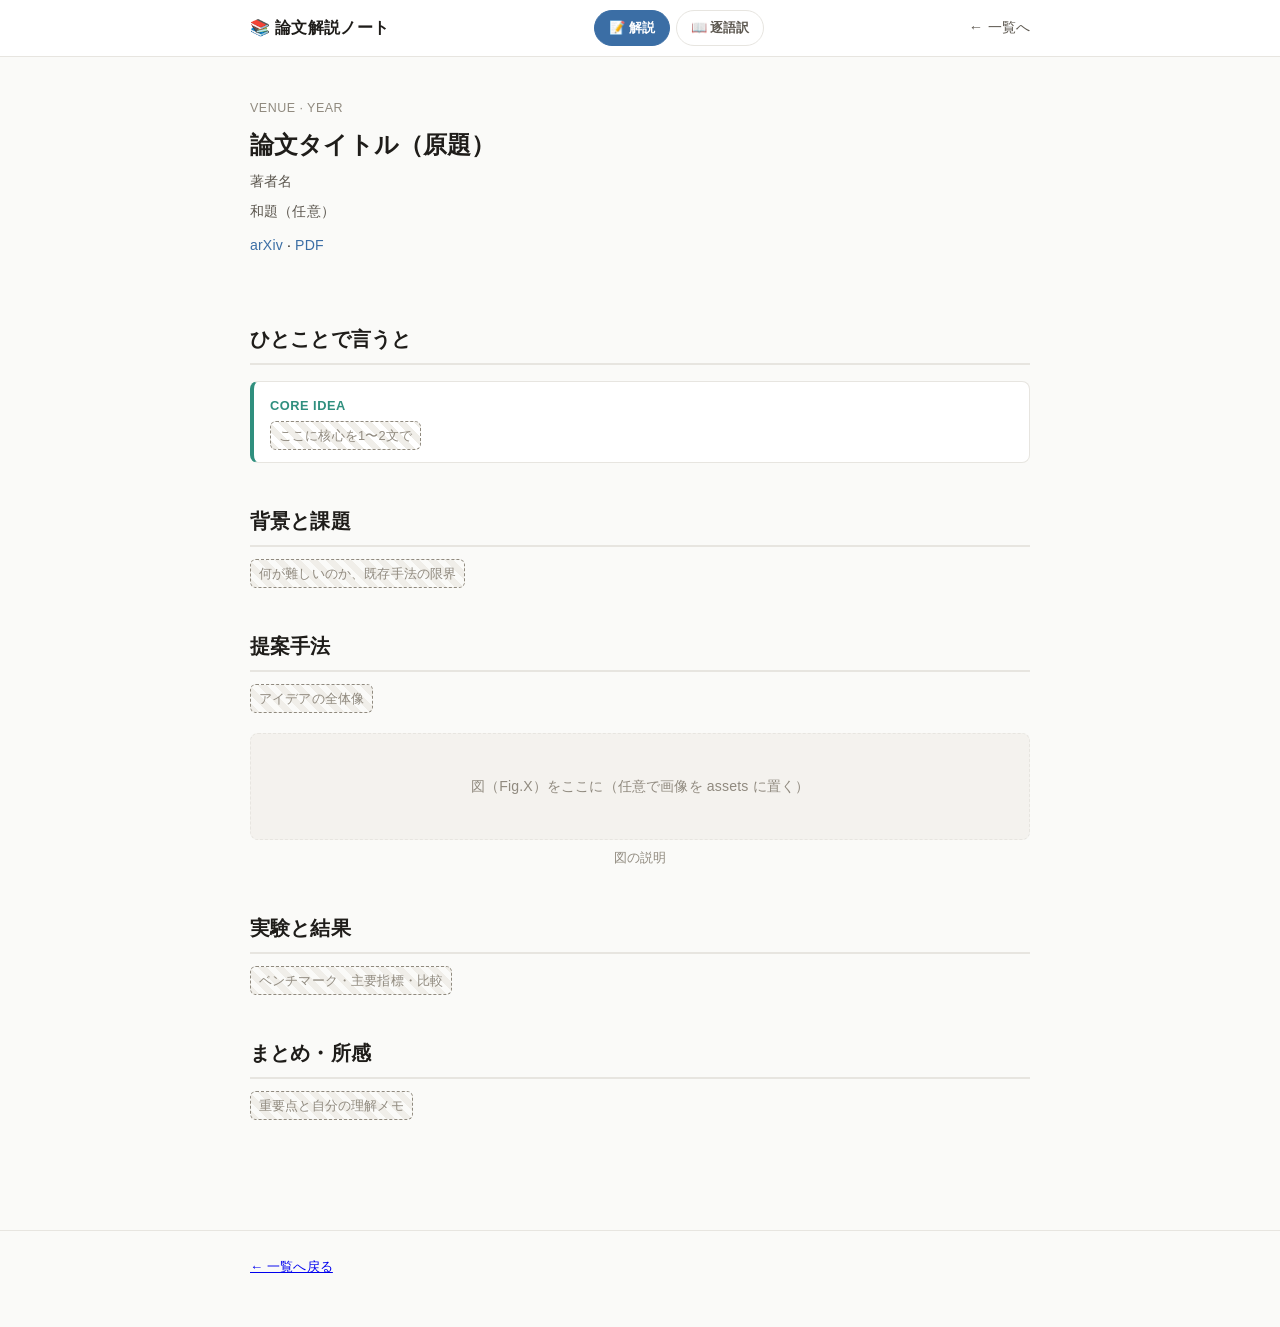
<file: templates/paper_template.html>
<!DOCTYPE html>
<!-- =========================================================
     新規論文ページのテンプレート
     使い方:
       1. このファイルを papers/<id>/index.html にコピー
       2. assets/papers.js に同じ id でエントリを追加
       3. <head>のtitle・.paper-head のメタ情報を差し替え
       4. 「解説」ペインと「逐語訳」ペインの中身を埋める
     注意: assets への相対パスは ../../assets/ （papers/<id>/ から2階層上）
     ========================================================= -->
<html lang="ja">
<head>
  <meta charset="utf-8">
  <meta name="viewport" content="width=device-width, initial-scale=1">
  <title>論文タイトル — 論文解説ノート</title>
  <link rel="stylesheet" href="../../assets/style.css">
</head>
<body>
  <header class="site-header">
    <div class="wrap">
      <a class="home" href="../../index.html">📚 論文解説ノート</a>
      <nav class="mode-switch" role="tablist" aria-label="表示モード">
        <button data-mode="explain"   role="tab">📝 解説</button>
        <button data-mode="translate" role="tab">📖 逐語訳</button>
      </nav>
      <a class="back" href="../../index.html">← 一覧へ</a>
    </div>
  </header>

  <main class="wrap">
    <!-- ===== 論文ヘッダー ===== -->
    <section class="paper-head">
      <div class="card-meta">VENUE · YEAR</div>
      <h1>論文タイトル（原題）</h1>
      <p class="authors">著者名</p>
      <p class="authors">和題（任意）</p>
      <p class="links">
        <a href="#">arXiv</a> ·
        <a href="#">PDF</a>
      </p>
    </section>

    <!-- ===== 解説モード ===== -->
    <article class="mode-pane content" data-mode="explain">

      <h2 id="tldr">ひとことで言うと</h2>
      <div class="note key">
        <span class="label">CORE IDEA</span>
        <span class="todo">ここに核心を1〜2文で</span>
      </div>

      <h2 id="problem">背景と課題</h2>
      <p><span class="todo">何が難しいのか、既存手法の限界</span></p>

      <h2 id="method">提案手法</h2>
      <p><span class="todo">アイデアの全体像</span></p>
      <figure>
        <div class="fig-placeholder">図（Fig.X）をここに（任意で画像を assets に置く）</div>
        <figcaption>図の説明</figcaption>
      </figure>

      <h2 id="results">実験と結果</h2>
      <p><span class="todo">ベンチマーク・主要指標・比較</span></p>

      <h2 id="takeaway">まとめ・所感</h2>
      <p><span class="todo">重要点と自分の理解メモ</span></p>

    </article>

    <!-- ===== 逐語訳モード =====
         原文(.src)と訳(.dst)をセクション単位で対にする。
         原文を載せない場合は .src を省略してよい。 -->
    <article class="mode-pane content" data-mode="translate">

      <h2 id="tr-abstract"><span class="tr-sec-num">—</span>Abstract</h2>
      <div class="tr-block">
        <p class="src">Original English paragraph ...</p>
        <p class="dst"><span class="todo">和訳をここに</span></p>
      </div>

      <h2 id="tr-1"><span class="tr-sec-num">1</span>Introduction</h2>
      <div class="tr-block">
        <p class="src">Original English paragraph ...</p>
        <p class="dst"><span class="todo">和訳をここに</span></p>
      </div>

      <!-- 以降、節ごとに <h2> + .tr-block を繰り返す -->

    </article>
  </main>

  <footer class="site-footer">
    <div class="wrap"><a class="back" href="../../index.html">← 一覧へ戻る</a></div>
  </footer>

  <script src="../../assets/site.js"></script>
</body>
</html>
</file>
<file: assets/style.css>
/* =========================================================
   論文解説サイト 共通スタイル
   - 軽量・シンプル・読みやすさ重視
   - ライト/ダーク両対応（OS設定に追従）
   ========================================================= */

:root {
  --bg:        #fafaf8;
  --surface:   #ffffff;
  --border:    #e7e5e0;
  --text:      #1f1d1a;
  --text-soft: #5c574f;
  --text-mute: #908a7f;
  --accent:    #3b6ea5;   /* 落ち着いた藍 */
  --accent-2:  #2f8f7e;   /* 逐語訳モード用の緑 */
  --tag-bg:    #f0eee9;
  --code-bg:   #f4f2ee;
  --shadow:    0 1px 3px rgba(0,0,0,.05), 0 6px 24px rgba(0,0,0,.04);
  --maxw:      820px;
  --radius:    12px;
}

@media (prefers-color-scheme: dark) {
  :root {
    --bg:        #161513;
    --surface:   #201e1b;
    --border:    #33302b;
    --text:      #ececea;
    --text-soft: #b8b3aa;
    --text-mute: #8a857c;
    --accent:    #7fb0e0;
    --accent-2:  #5fc4ae;
    --tag-bg:    #2a2823;
    --code-bg:   #2a2823;
    --shadow:    0 1px 3px rgba(0,0,0,.3), 0 6px 24px rgba(0,0,0,.25);
  }
}

* { box-sizing: border-box; }

html { -webkit-text-size-adjust: 100%; }

body {
  margin: 0;
  background: var(--bg);
  color: var(--text);
  font-family: -apple-system, BlinkMacSystemFont, "Hiragino Sans",
               "Hiragino Kaku Gothic ProN", "Noto Sans JP", Meiryo, sans-serif;
  line-height: 1.8;
  font-size: 16px;
  letter-spacing: .01em;
}

.wrap { max-width: var(--maxw); margin: 0 auto; padding: 0 20px; }

/* ---------- ヘッダー ---------- */
.site-header {
  border-bottom: 1px solid var(--border);
  background: var(--surface);
  position: sticky;
  top: 0;
  z-index: 10;
  backdrop-filter: saturate(140%) blur(6px);
}
.site-header .wrap {
  display: flex;
  align-items: center;
  justify-content: space-between;
  height: 56px;
}
.site-header a.home {
  font-weight: 700;
  text-decoration: none;
  color: var(--text);
  letter-spacing: .02em;
}
.site-header .back {
  text-decoration: none;
  color: var(--text-soft);
  font-size: .9rem;
}
.site-header .back:hover { color: var(--accent); }

/* ---------- 一覧ページ ---------- */
.hero {
  padding: 48px 0 24px;
}
.hero h1 {
  font-size: 1.7rem;
  margin: 0 0 8px;
  letter-spacing: .01em;
}
.hero p {
  color: var(--text-soft);
  margin: 0;
}

.paper-list { display: grid; gap: 16px; padding: 8px 0 64px; }

.card {
  display: block;
  background: var(--surface);
  border: 1px solid var(--border);
  border-radius: var(--radius);
  padding: 20px 22px;
  text-decoration: none;
  color: inherit;
  box-shadow: var(--shadow);
  transition: transform .12s ease, border-color .12s ease;
}
.card:hover { transform: translateY(-2px); border-color: var(--accent); }
.card .card-meta {
  font-size: .78rem;
  color: var(--text-mute);
  letter-spacing: .04em;
  text-transform: uppercase;
  margin-bottom: 6px;
}
.card h2 {
  font-size: 1.12rem;
  margin: 0 0 4px;
  line-height: 1.45;
}
.card .title-ja {
  color: var(--text-soft);
  font-size: .92rem;
  margin: 0 0 10px;
}
.card .summary {
  color: var(--text-soft);
  font-size: .92rem;
  margin: 0 0 12px;
}
.card.placeholder {
  opacity: .55;
  border-style: dashed;
  box-shadow: none;
  cursor: default;
}
.card.placeholder:hover { transform: none; border-color: var(--border); }

.tags { display: flex; flex-wrap: wrap; gap: 6px; }
.tag {
  font-size: .74rem;
  background: var(--tag-bg);
  color: var(--text-soft);
  border-radius: 999px;
  padding: 2px 10px;
  letter-spacing: .02em;
}

/* ---------- 論文ページ ---------- */
.paper-head { padding: 40px 0 8px; }
.paper-head .card-meta {
  font-size: .78rem; color: var(--text-mute);
  letter-spacing: .04em; text-transform: uppercase; margin-bottom: 8px;
}
.paper-head h1 {
  font-size: 1.5rem; line-height: 1.5; margin: 0 0 6px;
}
.paper-head .authors { color: var(--text-soft); font-size: .9rem; margin: 0 0 4px; }
.paper-head .links { font-size: .88rem; margin-top: 8px; }
.paper-head .links a { color: var(--accent); text-decoration: none; }
.paper-head .links a:hover { text-decoration: underline; }

/* ---------- モード切替セグメント（ヘッダー内に常駐） ---------- */
.mode-switch {
  display: flex;
  gap: 6px;
}
.mode-switch button {
  flex: 0 0 auto;
  font: inherit;
  font-size: .82rem;
  font-weight: 600;
  padding: 5px 14px;
  border-radius: 999px;
  border: 1px solid var(--border);
  background: var(--surface);
  color: var(--text-soft);
  cursor: pointer;
  transition: all .12s ease;
}
.mode-switch button:hover { border-color: var(--accent); }
.mode-switch button[aria-selected="true"] {
  background: var(--accent);
  border-color: var(--accent);
  color: #fff;
}
.mode-switch button[data-mode="translate"][aria-selected="true"] {
  background: var(--accent-2);
  border-color: var(--accent-2);
}
/* 狭い画面ではヘッダーが詰まるので、ロゴと遷移先が同じ「← 一覧へ」を隠す */
@media (max-width: 560px) {
  .site-header .back { display: none; }
  .mode-switch button { padding: 5px 10px; }
}

/* ---------- コンテンツ本体 ---------- */
.mode-pane { display: none; padding-bottom: 96px; }
.mode-pane.active { display: block; }

.content h2 {
  font-size: 1.25rem;
  margin: 40px 0 12px;
  padding-bottom: 6px;
  border-bottom: 2px solid var(--border);
  scroll-margin-top: 72px;
}
.content h3 { font-size: 1.05rem; margin: 28px 0 8px; }
.content p { margin: 0 0 14px; }
.content ul, .content ol { margin: 0 0 14px; padding-left: 1.4em; }
.content li { margin: 4px 0; }

.content a { color: var(--accent); }

/* 補足・ポイント囲み（解説モード用） */
.note {
  background: var(--surface);
  border: 1px solid var(--border);
  border-left: 4px solid var(--accent);
  border-radius: 8px;
  padding: 12px 16px;
  margin: 16px 0;
  font-size: .94rem;
}
.note .label {
  font-weight: 700; font-size: .8rem; color: var(--accent);
  display: block; margin-bottom: 4px; letter-spacing: .04em;
}
.note.key   { border-left-color: var(--accent-2); }
.note.key .label { color: var(--accent-2); }

/* 用語 */
.term { font-weight: 600; }
code, .mono {
  font-family: ui-monospace, SFMono-Regular, Menlo, Consolas, monospace;
  background: var(--code-bg);
  padding: 1px 6px;
  border-radius: 5px;
  font-size: .88em;
}

/* 図のプレースホルダ */
figure { margin: 20px 0; text-align: center; }
figure img { max-width: 100%; border: 1px solid var(--border); border-radius: 8px; }
figure figcaption { font-size: .84rem; color: var(--text-mute); margin-top: 6px; }
.fig-placeholder {
  border: 1px dashed var(--border);
  border-radius: 8px;
  padding: 40px 16px;
  color: var(--text-mute);
  font-size: .88rem;
  background: var(--code-bg);
}

/* 注釈つき囲み色バリエーション */
.note.warn   { border-left-color: #c08a3e; }
.note.warn .label { color: #c08a3e; }

/* ---------- 表（結果・比較） ---------- */
.table-scroll { overflow-x: auto; margin: 18px 0; }
table.data {
  border-collapse: collapse;
  width: 100%;
  font-size: .86rem;
  background: var(--surface);
  border: 1px solid var(--border);
  border-radius: 8px;
  overflow: hidden;
}
table.data th, table.data td {
  padding: 7px 12px;
  text-align: right;
  border-bottom: 1px solid var(--border);
  white-space: nowrap;
}
table.data th:first-child, table.data td:first-child { text-align: left; }
table.data thead th {
  color: var(--text-soft);
  font-size: .78rem;
  letter-spacing: .03em;
  background: var(--code-bg);
}
table.data tbody tr:last-child td { border-bottom: none; }
table.data tr.hl td { background: color-mix(in srgb, var(--accent) 10%, transparent); font-weight: 600; }
table.data td.win { color: var(--accent-2); font-weight: 700; }
table.data .grp { color: var(--text-mute); font-size: .76rem; text-transform: uppercase; letter-spacing: .04em; }

/* ---------- 簡易フロー図（パイプライン） ---------- */
.flow {
  display: flex;
  flex-wrap: wrap;
  align-items: stretch;
  gap: 10px;
  margin: 20px 0;
}
.flow .box {
  flex: 1 1 0;
  min-width: 130px;
  background: var(--surface);
  border: 1px solid var(--border);
  border-radius: 10px;
  padding: 12px 14px;
  font-size: .86rem;
}
.flow .box b { display: block; color: var(--accent); font-size: .82rem; margin-bottom: 4px; }
.flow .box .sub { color: var(--text-mute); font-size: .78rem; }
.flow .arrow { align-self: center; color: var(--text-mute); font-size: 1.2rem; flex: 0 0 auto; }

/* 横並び比較カード */
.compare { display: grid; grid-template-columns: 1fr 1fr; gap: 12px; margin: 18px 0; }
.compare .col {
  border: 1px solid var(--border);
  border-radius: 10px;
  padding: 14px 16px;
  background: var(--surface);
  font-size: .9rem;
}
.compare .col h4 { margin: 0 0 8px; font-size: .92rem; }
.compare .col.bad h4 { color: var(--text-mute); }
.compare .col.good { border-color: var(--accent-2); }
.compare .col.good h4 { color: var(--accent-2); }
.compare .col ul { margin: 0; padding-left: 1.2em; }
.compare .col li { font-size: .86rem; }
@media (max-width: 560px) { .compare { grid-template-columns: 1fr; } }

/* 数式風インライン記号 */
.kbd { font-family: ui-monospace, SFMono-Regular, Menlo, monospace; font-size: .9em; color: var(--text-soft); }

/* ---------- 逐語訳モード: 原文/訳の対 ---------- */
.tr-block { margin: 0 0 22px; }
.tr-block .src {
  color: var(--text-mute);
  font-size: .88rem;
  font-style: italic;
  border-left: 3px solid var(--border);
  padding-left: 12px;
  margin: 0 0 8px;
}
.tr-block .dst { margin: 0; }
.tr-sec-num { color: var(--text-mute); font-weight: 400; margin-right: .4em; }

/* ---------- フッター ---------- */
.site-footer {
  border-top: 1px solid var(--border);
  color: var(--text-mute);
  font-size: .82rem;
  padding: 24px 0 48px;
}

/* =========================================================
   逐語訳モード: 本文を広げ、右マージンに「訳註」を置く
   - 本文の真横に注が出る → 注を探しに行く必要がない
   - 狭い画面では注が段落の下へ自動で畳まれる
   ========================================================= */

/* 逐語訳ペインだけ親(.wrap=820px)からはみ出して広く使う */
.mode-pane[data-mode="translate"].active {
  display: block;
  max-width: 1180px;
  width: 94vw;
  position: relative;
  left: 50%;
  transform: translateX(-50%);
}

/* 逐語訳中に挿入する図（本文カラム幅にそろえ、左寄せ） */
.tr-fig { margin: 6px 0 26px; max-width: 860px; }
.tr-fig img {
  max-width: 100%;
  height: auto;
  border: 1px solid var(--border);
  border-radius: 8px;
  background: #fff;
}
.tr-fig figcaption {
  font-size: .82rem;
  color: var(--text-mute);
  margin-top: 7px;
  line-height: 1.6;
}
.tr-fig figcaption b { color: var(--text-soft); }
/* 横長の図・大きめの表は広めに */
.tr-fig.wide { max-width: 1120px; }

/* 節見出し・導入文は全幅 */
.mode-pane[data-mode="translate"] > h2,
.mode-pane[data-mode="translate"] > h3,
.mode-pane[data-mode="translate"] > .tr-intro { max-width: 760px; }

/* 1ブロック = 本文（左）+ 訳註（右マージン） */
.tr-block {
  display: grid;
  grid-template-columns: minmax(0, 1fr) 300px;
  column-gap: 36px;
  align-items: start;
  margin: 0 0 24px;
}
/* 訳註が無いブロックは本文を全幅に（右の空白を作らない） */
.tr-block.full { grid-template-columns: minmax(0, 760px); }
.tr-main { min-width: 0; }

/* 訳註カラム */
.tr-notes { display: flex; flex-direction: column; gap: 10px; }
.sn {
  background: var(--surface);
  border: 1px solid var(--border);
  border-left: 3px solid var(--accent-2);
  border-radius: 8px;
  padding: 9px 13px;
  font-size: .82rem;
  line-height: 1.65;
  color: var(--text-soft);
}
.sn b { color: var(--accent-2); font-weight: 700; }
.sn .en { color: var(--text-mute); font-style: italic; font-weight: 400; }

/* 本文中、訳註のある語に控えめな点線下線 */
.tnote { border-bottom: 1px dotted var(--accent-2); }

/* 導入の凡例 */
.tr-intro {
  font-size: .9rem; color: var(--text-soft);
  background: var(--surface); border: 1px solid var(--border);
  border-radius: 10px; padding: 12px 16px; margin: 4px 0 20px;
}
.tr-intro b { color: var(--accent-2); }

/* 数式ブロック */
.eq {
  background: var(--code-bg);
  border: 1px solid var(--border);
  border-radius: 8px;
  padding: 9px 14px;
  margin: 10px 0;
  font-family: ui-monospace, SFMono-Regular, Menlo, Consolas, monospace;
  font-size: .9rem;
  overflow-x: auto;
  position: relative;
}
.eq .num { color: var(--text-mute); float: right; padding-left: 12px; }

/* 狭い画面: 注を段落の下へ畳む */
@media (max-width: 920px) {
  .mode-pane[data-mode="translate"].active {
    width: auto; max-width: none; left: auto; transform: none;
  }
  .tr-block, .tr-block.full { grid-template-columns: 1fr; }
  .tr-notes { margin-top: 4px; }
}

/* プレースホルダ注記 */
.todo {
  display: inline-block;
  background: repeating-linear-gradient(45deg, var(--tag-bg), var(--tag-bg) 6px, transparent 6px, transparent 12px);
  border: 1px dashed var(--text-mute);
  border-radius: 6px;
  padding: 2px 8px;
  font-size: .8rem;
  color: var(--text-mute);
}
</file>
